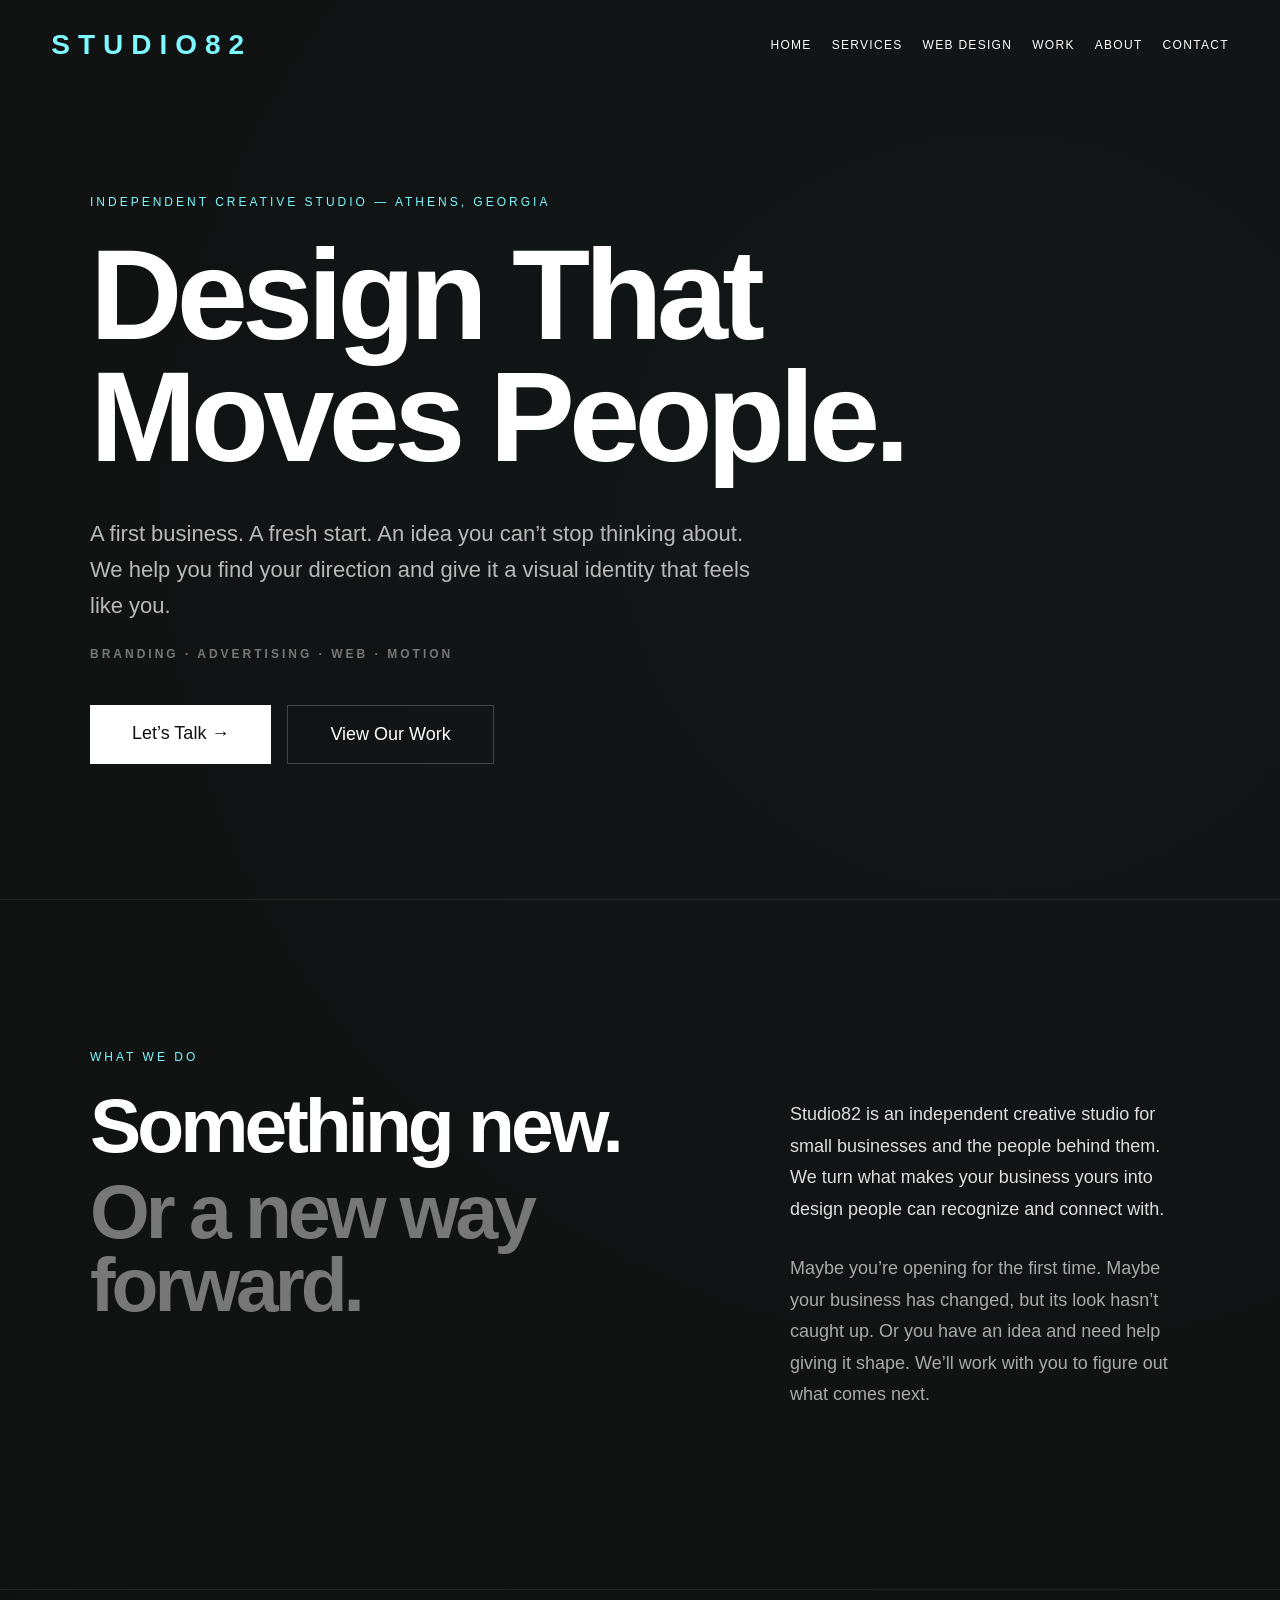
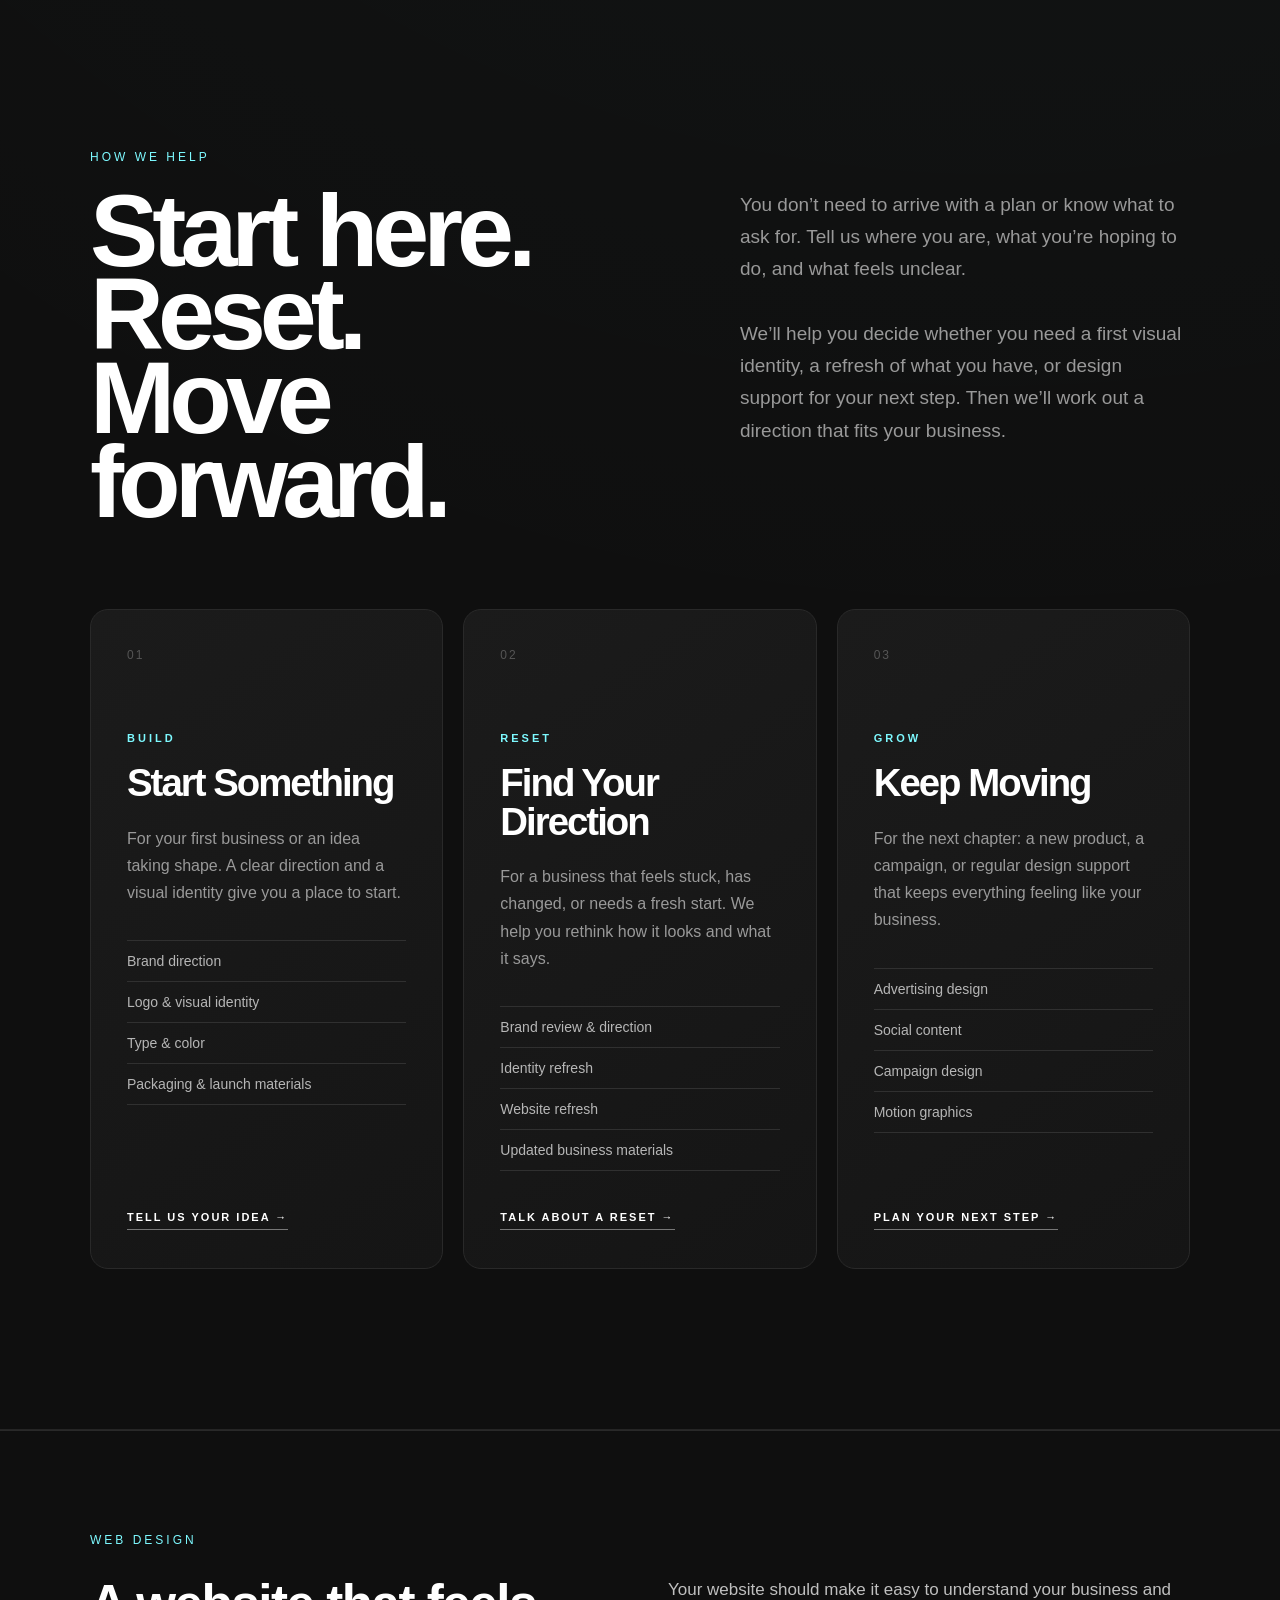
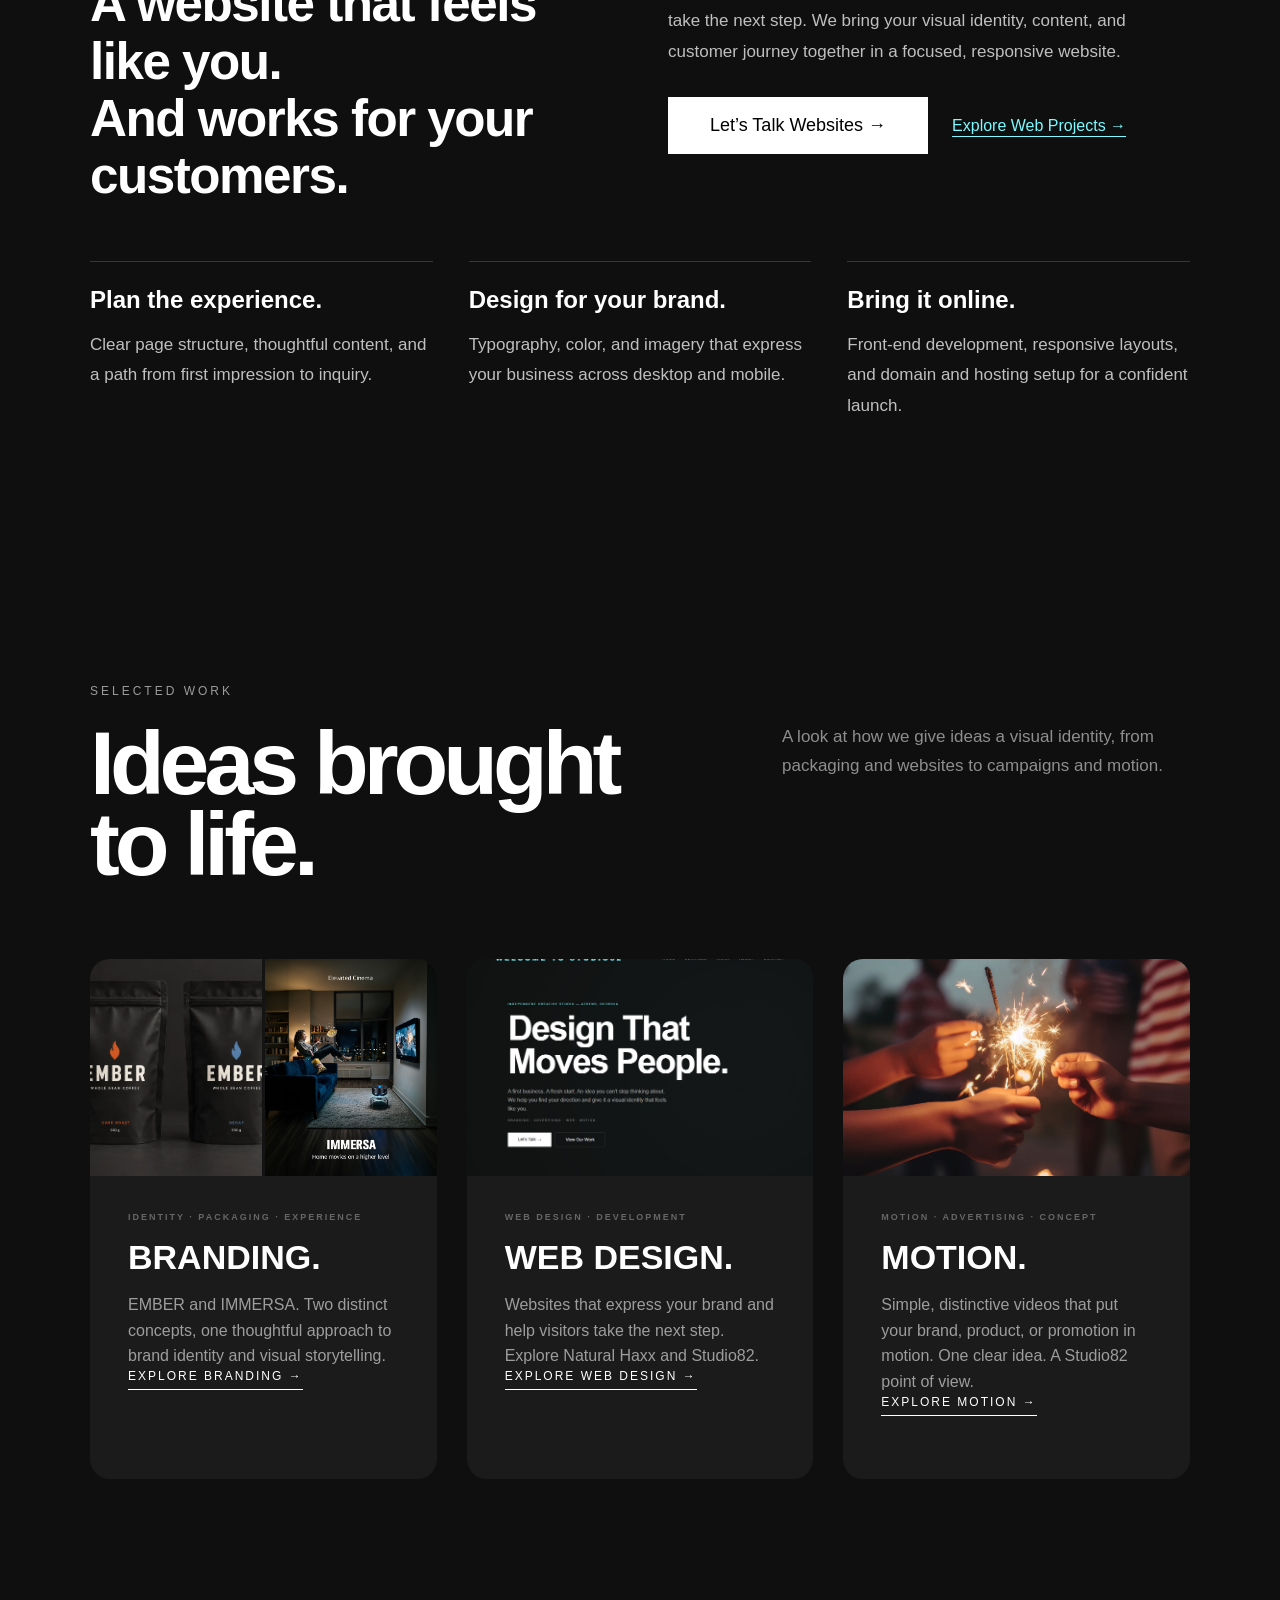
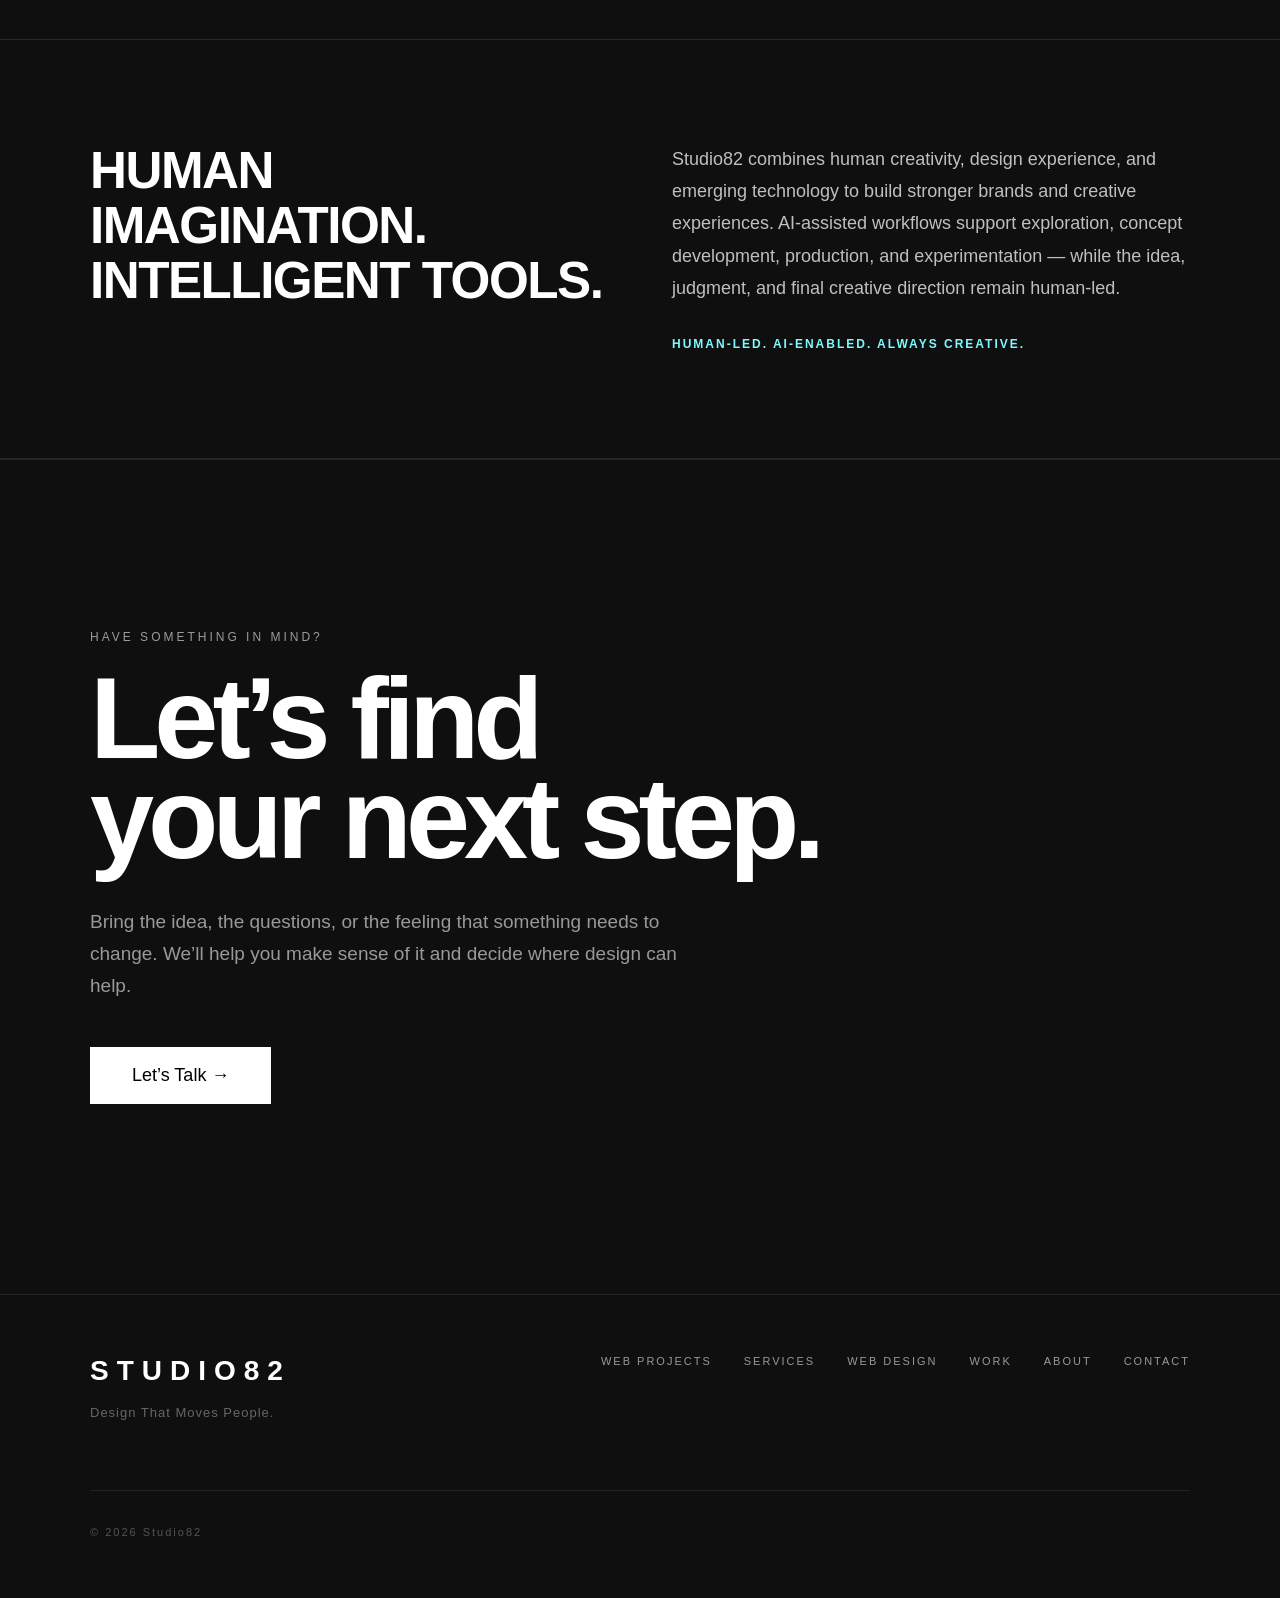
<file: index.html>
<!DOCTYPE html>
<html lang="en">


<head>

    <!-- =========================================
         BASIC WEBSITE SETTINGS
    ========================================== -->

    <meta charset="UTF-8">

    <meta
        name="viewport"
        content="width=device-width, initial-scale=1.0"
    >

    <title>Studio82 — Indie Creative Studio</title>

    <meta
        name="description"
        content="Studio82 is an independent creative studio in Athens, Georgia. Visual identity, websites, and design for small businesses starting out or finding a fresh direction."
    >

    <!-- THIS CONNECTS OUR CSS FILE -->
    <link rel="stylesheet" href="style.css?v=launch-20261016">

    <!-- AI POSITIONING: styles scoped to this section only. -->
    <style>
        .studio-ai { padding: clamp(64px, 8vw, 110px) 0; border-top: 1px solid #292929; border-bottom: 1px solid #292929; }
        .studio-ai .studio-ai-grid { display: grid; grid-template-columns: 1fr 1fr; gap: clamp(32px, 5vw, 72px); align-items: start; }
        .studio-ai h2 { margin: 0; max-width: 560px; font-size: clamp(32px, 4vw, 52px); line-height: 1.08; letter-spacing: -1.5px; }
        .studio-ai .studio-ai-copy { margin: 0; color: #bfbfbf; font-size: 18px; line-height: 1.8; }
        .studio-ai .studio-ai-signoff { margin: 30px 0 0; color: #7df9ff; font-size: 12px; font-weight: 700; line-height: 1.8; letter-spacing: 2px; }
        @media (max-width: 760px) { .studio-ai .studio-ai-grid { grid-template-columns: 1fr; } }
    </style>

    <link rel="stylesheet" href="natural-haxx.css">
<link rel="canonical" href="https://www.studio82.net/">
<meta property="og:type" content="website">
<meta property="og:site_name" content="Studio82">
<meta property="og:title" content="Studio82 — Indie Creative Studio">
<meta property="og:description" content="Studio82 is an independent creative studio in Athens, Georgia. Visual identity, websites, and design for small businesses starting out or finding a fresh direction.">
<meta property="og:url" content="https://www.studio82.net/">
<meta property="og:image" content="https://www.studio82.net/images/studio82-home.jpg">
<meta name="twitter:card" content="summary_large_image">
<link rel="stylesheet" href="launch.css?v=20261016">
<link rel="stylesheet" href="portfolio.css">
</head>



<body>
<a class="skip-link" href="#main-content">Skip to content</a>


    <!-- =========================================
         HEADER / NAVIGATION
    ========================================== -->

    <header>

        <!-- STUDIO82 LOGO -->

        <a href="index.html" class="logo">
            STUDIO82
        </a>


        <!-- WEBSITE MENU -->

        <nav aria-label="Main navigation">

            <a href="index.html">
                Home
            </a>

            <a href="#services">
                Services
            </a>
<a href="index.html#web-design">Web Design</a>

            <a href="#work">
                Work
            </a>

            <a href="about.html">
                About
            </a>

            <a href="contact.html">
                Contact
            </a>

        </nav>

    </header>



    <!-- =========================================
         MAIN WEBSITE CONTENT
    ========================================== -->

    <main id="main-content">


        <!-- =========================================
             HERO
        ========================================== -->

        <section class="hero">

            <div class="container">


                <!-- SMALL TEXT ABOVE HEADLINE -->

                <p class="eyebrow">
                    Independent Creative Studio — Athens, Georgia
                </p>






                <!-- MAIN HEADLINE -->

                <h1>
                    <span class="hero-headline-line">Design That</span>
                    <span class="hero-headline-line"><span class="hero-moves">Moves</span> People.</span>
                </h1>







                <!-- STUDIO POSITIONING -->

                <p class="hero-copy">

                    A first business. A fresh start. An idea you can’t stop thinking about. We help you find your direction and give it a visual identity that feels like you.

                </p>







                <!-- WHAT WE DO -->

                <p class="hero-services">

                    Branding · Advertising · Web · Motion

                </p>







                <!-- HERO BUTTONS -->

                <div class="hero-buttons">

                    <a
                        href="contact.html"
                        class="button"
                    >
                        Let’s Talk →
                    </a>


                    <a
                        href="#work"
                        class="button secondary"
                    >
                        View Our Work
                    </a>

                </div>

            </div>

        </section>






        <!-- =========================================
             INTRO / STUDIO MESSAGE
        ========================================== -->

        <section class="studio-intro">

            <div class="container">


                <p class="eyebrow">
                    What We Do
                </p>


                <div class="studio-intro-grid">


                    <h2>

                        Something new.

                        <span>
                            Or a new way forward.
                        </span>

                    </h2>


                    <div class="studio-intro-copy">

                        <p>

                            Studio82 is an independent creative studio for small businesses and the people behind them. We turn what makes your business yours into design people can recognize and connect with.

                        </p>


                        <p>

                            Maybe you’re opening for the first time. Maybe your business has changed, but its look hasn’t caught up. Or you have an idea and need help giving it shape. We’ll work with you to figure out what comes next.

                        </p>

                    </div>


                </div>

            </div>

        </section>







        <!-- =========================================
             SERVICES
             BUILD / RESET / GROW
        ========================================== -->

        <section
            class="services"
            id="services"
        >

            <div class="container">


                <p class="eyebrow">
                    How We Help
                </p>


                <div class="services-heading">

                    <h2>
                        Start here.<br> Reset.<br> Move forward.
                    </h2>

                    <p>

                        You don’t need to arrive with a plan or know what to ask for. Tell us where you are, what you’re hoping to do, and what feels unclear.<br><br>We’ll help you decide whether you need a first visual identity, a refresh of what you have, or design support for your next step. Then we’ll work out a direction that fits your business.

                    </p>

                </div>








                <!-- =====================================
                     SERVICE CARDS
                ====================================== -->

                <div class="service-grid">


                    <!-- BUILD -->

                    <article class="service-card">

                        <span class="service-number">
                            01
                        </span>


                        <p class="service-label">
                            BUILD</p>


                        <h3>
                            Start Something
                        </h3>


                        <p>

                            For your first business or an idea taking shape. A clear direction and a visual identity give you a place to start.

                        </p>


                        <ul>

                            <li>
                                Brand direction
                            </li>

                            <li>
                                Logo & visual identity
                            </li>

                            <li>
                                Type & color
                            </li>

                            <li>
                                Packaging & launch materials
                            </li>

                        </ul>


                        <a href="contact.html">
                            Tell Us Your Idea →
                        </a>

                    </article>










                    <!-- RESET -->

                    <article class="service-card">

                        <span class="service-number">
                            02
                        </span>


                        <p class="service-label">
                            RESET</p>


                        <h3>
                            Find Your Direction
                        </h3>


                        <p>

                            For a business that feels stuck, has changed, or needs a fresh start. We help you rethink how it looks and what it says.

                        </p>


                        <ul>

                            <li>
                                Brand review & direction</li>

                            <li>
                                Identity refresh</li>

                            <li>
                                Website refresh</li>

                            <li>
                                Updated business materials
                            </li>

                        </ul>


                        <a href="contact.html">
                            Talk About a Reset →
                        </a>

                    </article>











                    <!-- GROW -->

                    <article class="service-card">

                        <span class="service-number">
                            03
                        </span>


                        <p class="service-label">
                            GROW</p>


                        <h3>
                            Keep Moving
                        </h3>


                        <p>

                            For the next chapter: a new product, a campaign, or regular design support that keeps everything feeling like your business.

                        </p>


                        <ul>

                            <li>
                                Advertising design
                            </li>

                            <li>
                                Social content
                            </li>

                            <li>
                                Campaign design
                            </li>

                            <li>
                                Motion graphics
                            </li>

                        </ul>


                        <a href="contact.html">
                            Plan Your Next Step →
                        </a>

                    </article>


                </div>

            </div>

        </section>











        <section class="launch-web-design" id="web-design" aria-labelledby="web-design-title">
            <div class="container">
                <p class="eyebrow">WEB DESIGN</p>
                <div class="launch-web-intro">
                    <h2 id="web-design-title">A website that feels like you.<br>And works for your customers.</h2>
                    <div><p>Your website should make it easy to understand your business and take the next step. We bring your visual identity, content, and customer journey together in a focused, responsive website.</p>
                    <div class="launch-actions"><a class="button" href="contact.html">Let’s Talk Websites →</a><a href="web-design.html">Explore Web Projects →</a></div></div>
                </div>
                <div class="launch-web-services">
                    <article><h3>Plan the experience.</h3><p>Clear page structure, thoughtful content, and a path from first impression to inquiry.</p></article>
                    <article><h3>Design for your brand.</h3><p>Typography, color, and imagery that express your business across desktop and mobile.</p></article>
                    <article><h3>Bring it online.</h3><p>Front-end development, responsive layouts, and domain and hosting setup for a confident launch.</p></article>
                </div>
            </div>
        </section>

        <!-- =========================================
             FEATURED WORK
        ========================================== -->

        <section
            class="work"
            id="work"
        >

            <div class="container">


                <div class="work-heading">


                    <div>

                        <p class="eyebrow">
                            Selected Work
                        </p>


                        <h2>
                            Ideas brought to life.
                        </h2>

                    </div>


                    <p>

                        A look at how we give ideas a visual identity, from packaging and websites to campaigns and motion.

                    </p>


                </div>



                <!-- =========================================
                     PROJECT CARDS
                ========================================== -->

                <div class="projects portfolio-categories"><article class="card project-card" id="branding"><div class="project-card-image"><a href="branding.html" aria-label="Explore BRANDING."><span class="portfolio-pair"><img src="images/ember-packaging.webp" alt="EMBER coffee packaging"><img src="images/anti-gravity-cenima.png.jpg" alt="IMMERSA entertainment concept"></span></a></div><div class="project-card-content"><p class="project-type">IDENTITY · PACKAGING · EXPERIENCE</p><h3>BRANDING.</h3><p>EMBER and IMMERSA. Two distinct concepts, one thoughtful approach to brand identity and visual storytelling.</p><a class="project-card-link" href="branding.html">Explore Branding →</a></div></article><article class="card project-card" id="web-projects"><div class="project-card-image"><a href="web-design.html" aria-label="Explore WEB DESIGN."><img src="images/studio82-home.jpg" alt="Studio82 website design" loading="lazy"></a></div><div class="project-card-content"><p class="project-type">WEB DESIGN · DEVELOPMENT</p><h3>WEB DESIGN.</h3><p>Websites that express your brand and help visitors take the next step. Explore Natural Haxx and Studio82.</p><a class="project-card-link" href="web-design.html">Explore Web Design →</a></div></article><article class="card project-card" id="motion">
                        <div class="project-card-image"><a href="motion.html" aria-label="Explore Studio82 Motion"><img src="images/Future.webp" alt="Studio82 motion graphics and commercial concepts" loading="lazy"></a></div>
                        <div class="project-card-content">
                            <p class="project-type">MOTION · ADVERTISING · CONCEPT</p>
                            <h3>MOTION.</h3>
                            <p>Simple, distinctive videos that put your brand, product, or promotion in motion. One clear idea. A Studio82 point of view.</p>
                            <a href="motion.html" class="project-card-link">Explore Motion →</a>
                        </div>
                    </article></div></div></section>




        

        <!-- =========================================
             HUMAN-LED / AI-ENABLED
        ========================================== -->

        <section class="studio-ai" aria-labelledby="studio-ai-heading">
            <div class="container studio-ai-grid">
                <h2 id="studio-ai-heading">HUMAN IMAGINATION. INTELLIGENT TOOLS.</h2>
                <div>
                    <p class="studio-ai-copy">Studio82 combines human creativity, design experience, and emerging technology to build stronger brands and creative experiences. AI-assisted workflows support exploration, concept development, production, and experimentation — while the idea, judgment, and final creative direction remain human-led.</p>
                    <p class="studio-ai-signoff">HUMAN-LED. AI-ENABLED. ALWAYS CREATIVE.</p>
                </div>
            </div>
        </section>

        <!-- =========================================
             FINAL CALL TO ACTION
        ========================================== -->

        <section class="home-cta">

            <div class="container">


                <p class="eyebrow">
                    Have Something In Mind?
                </p>


                <h2>

                    Let’s find<br>your next step.

                </h2>


                <p>

                    Bring the idea, the questions, or the feeling that something needs to change. We’ll help you make sense of it and decide where design can help.

                </p>


                <a
                    href="contact.html"
                    class="button"
                >
                    Let’s Talk →
                </a>


            </div>

        </section>


    </main>



    <!-- =========================================
         FOOTER
    ========================================== -->

    <footer class="site-footer">

        <div class="container footer-layout">


            <div class="footer-brand">

                <a
                    href="index.html"
                    class="logo"
                >
                    STUDIO82
                </a>


                <p>
                    Design That Moves People.
                </p>

            </div>



            <div class="footer-links">
<a href="web-design.html">Web Projects</a>

                <a href="#services">
                    Services
                </a>
<a href="index.html#web-design">Web Design</a>

                <a href="#work">
                    Work
                </a>

                <a href="about.html">
                    About
                </a>

                <a href="contact.html">
                    Contact
                </a>

            </div>



            <p class="footer-copy">
                © 2026 Studio82
            </p>


        </div>

    </footer>



    <!-- =========================================
         JAVASCRIPT
    ========================================== -->

    <script src="script.js?v=launch-20261016"></script>


</body>

</html>
</file>
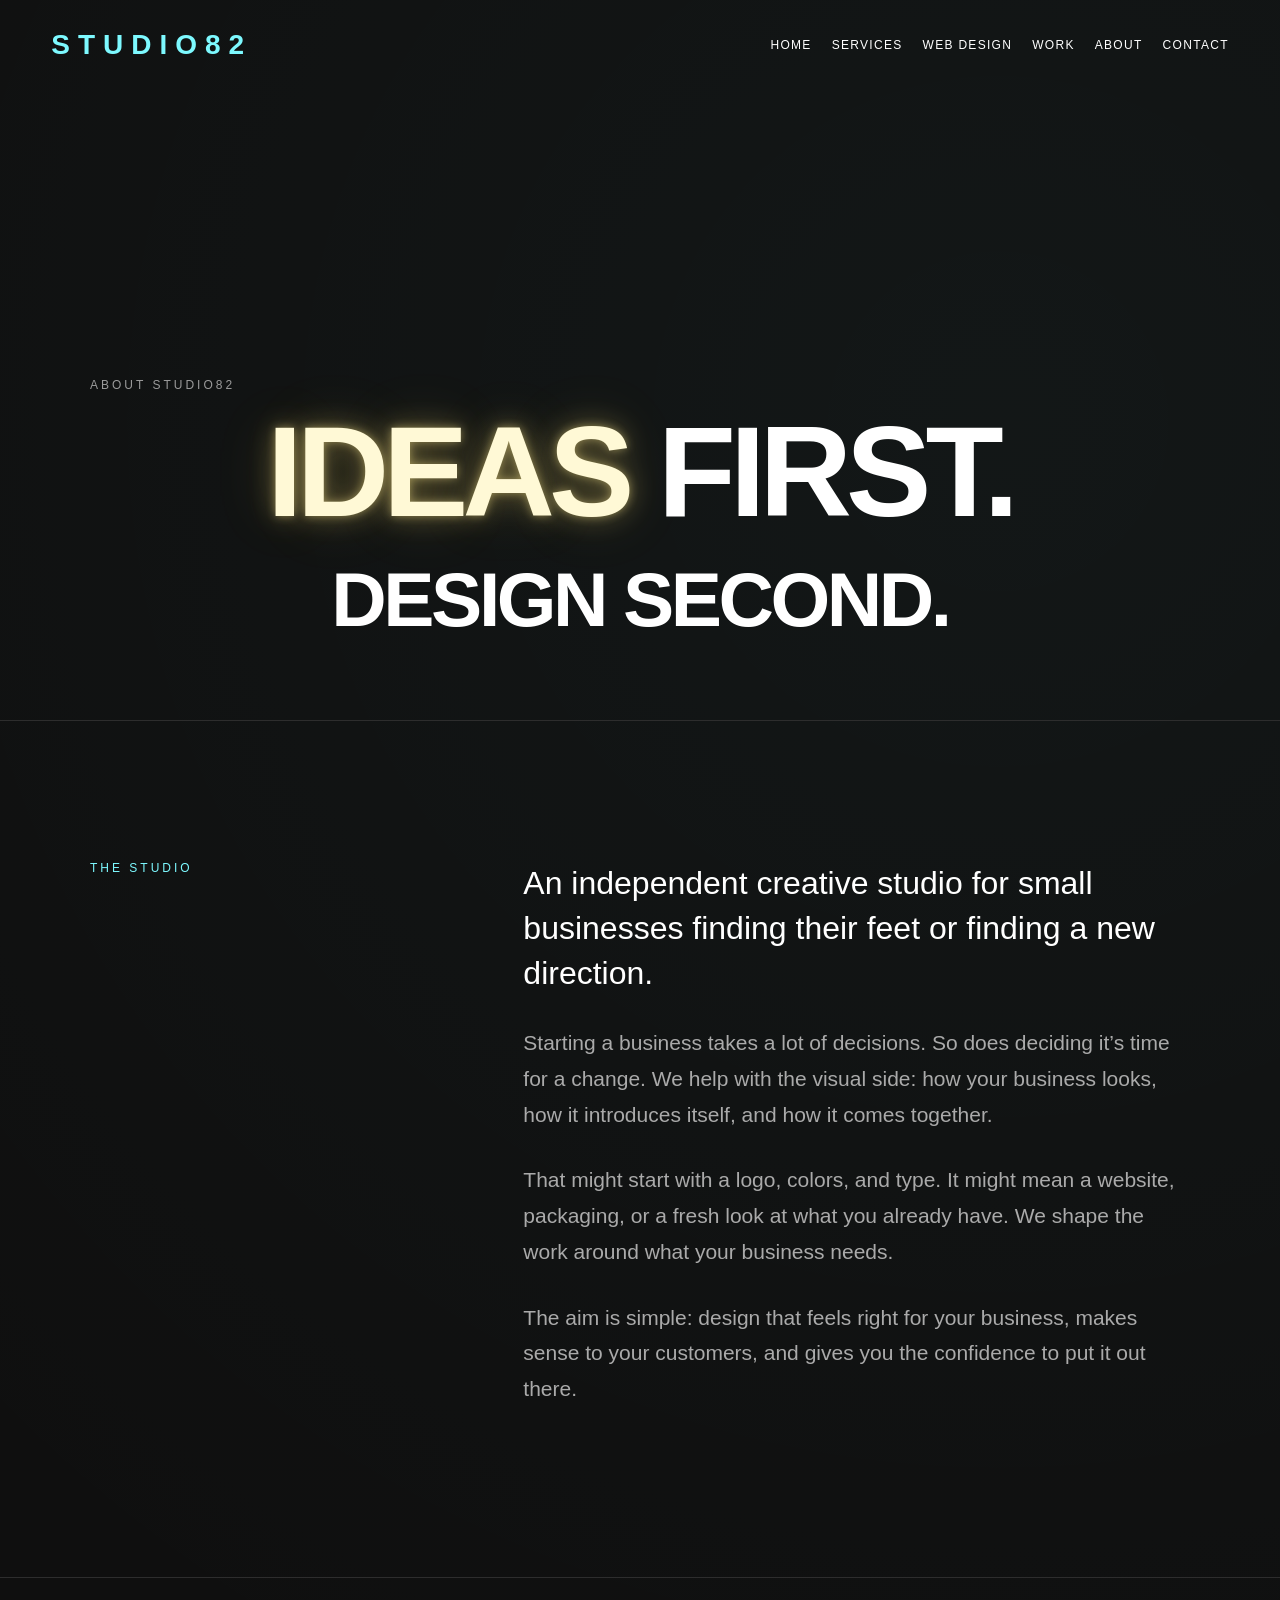
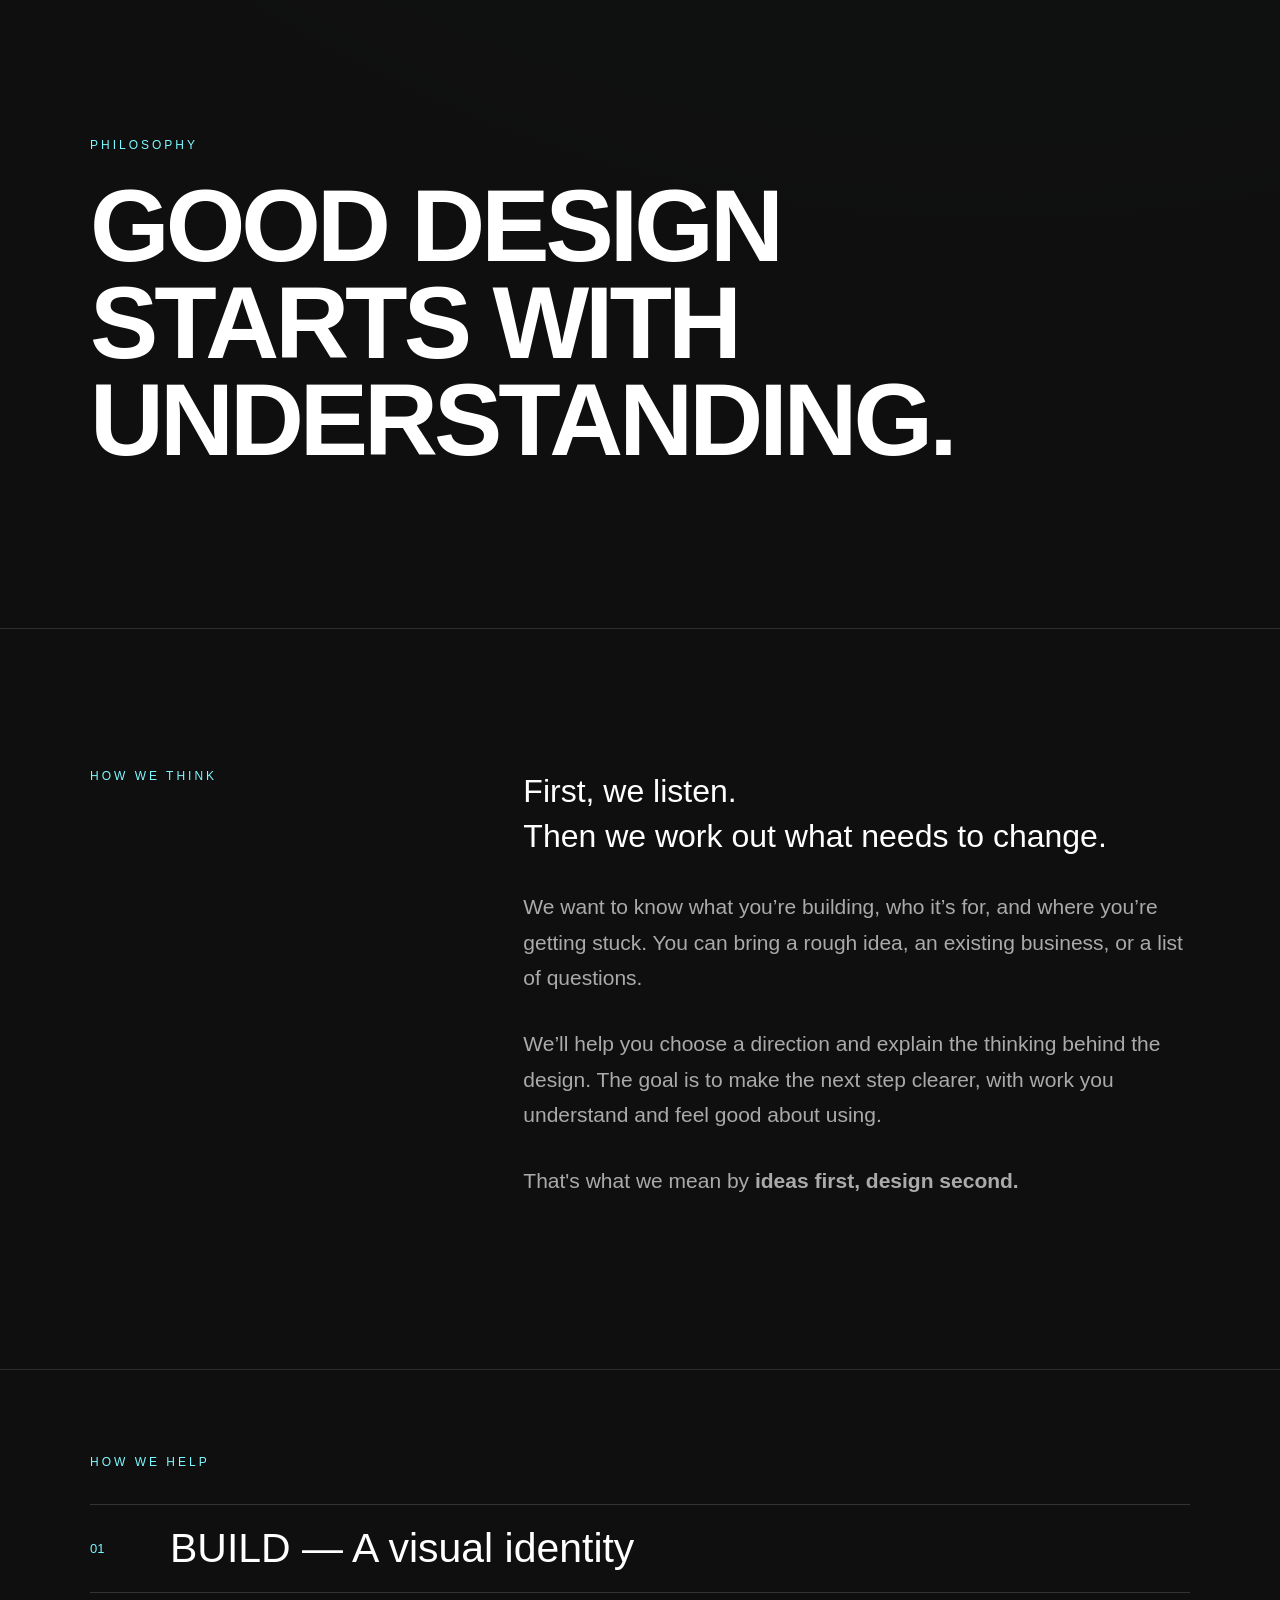
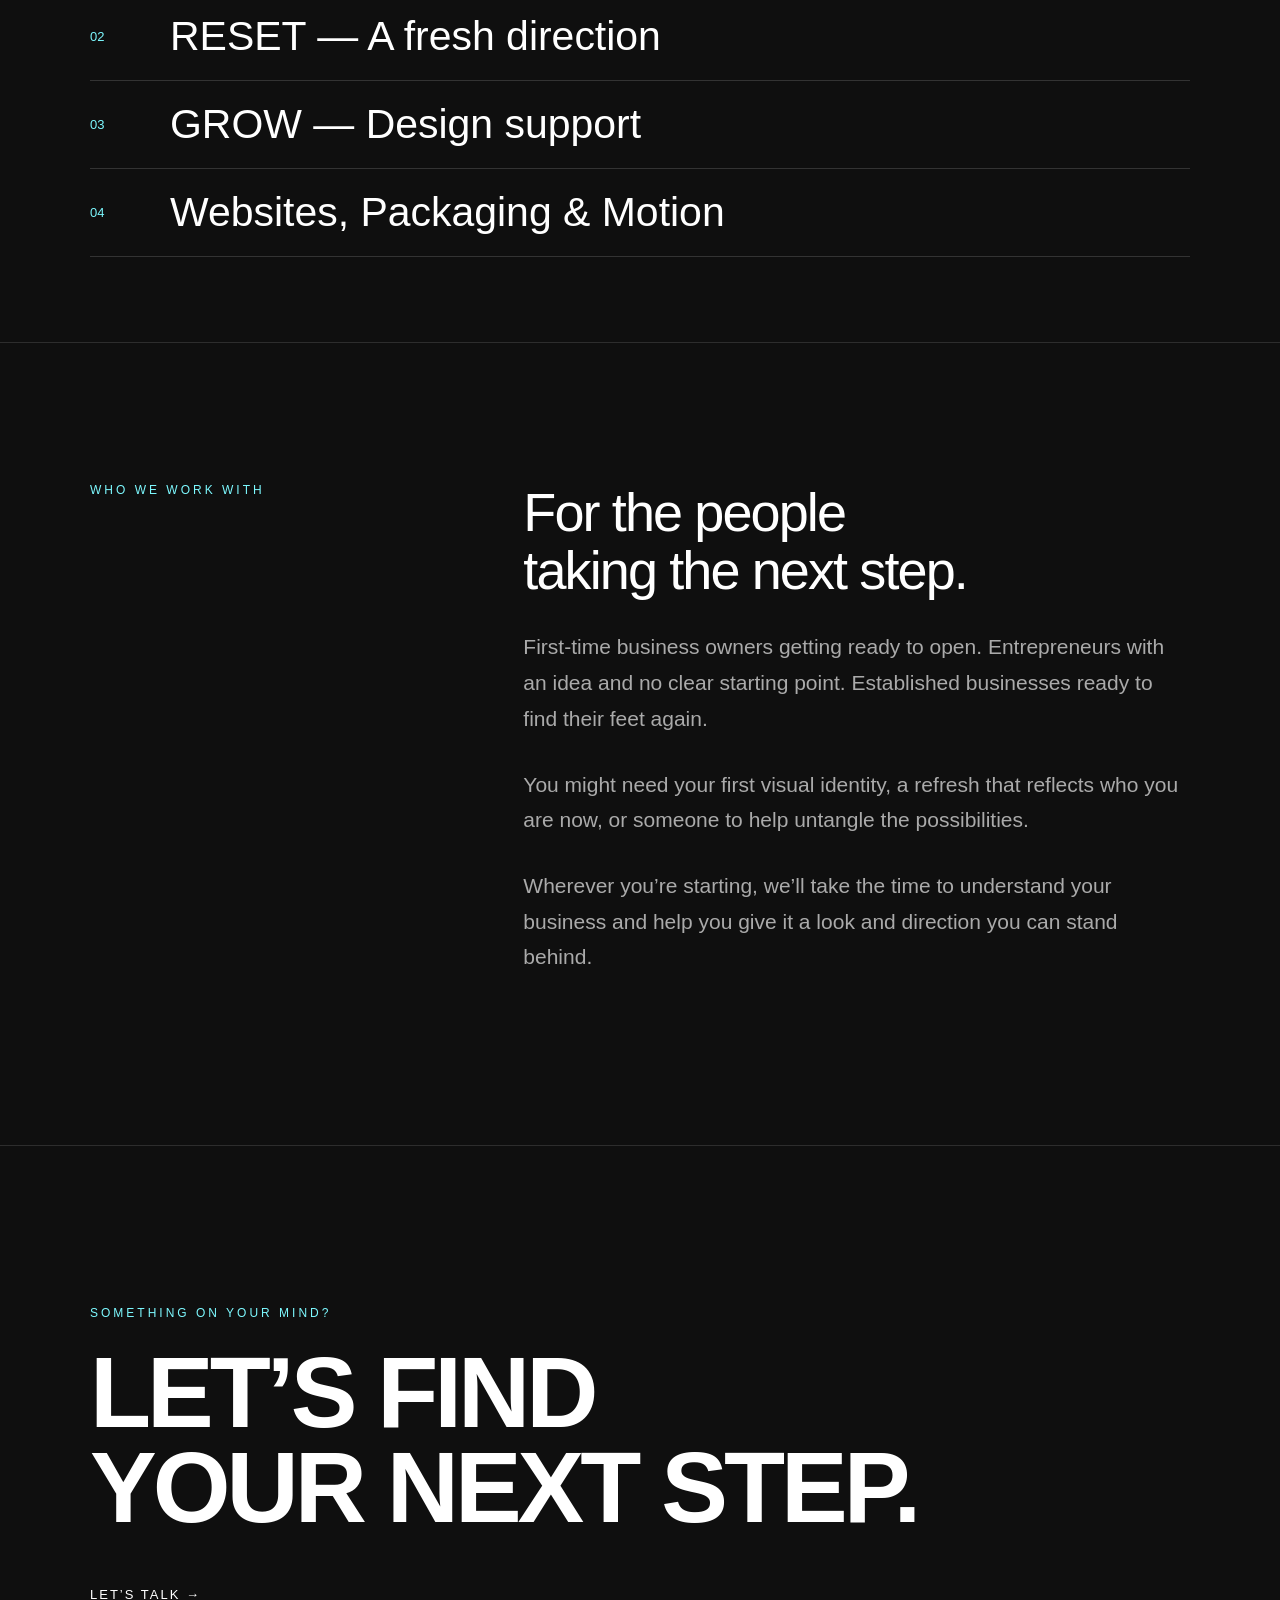
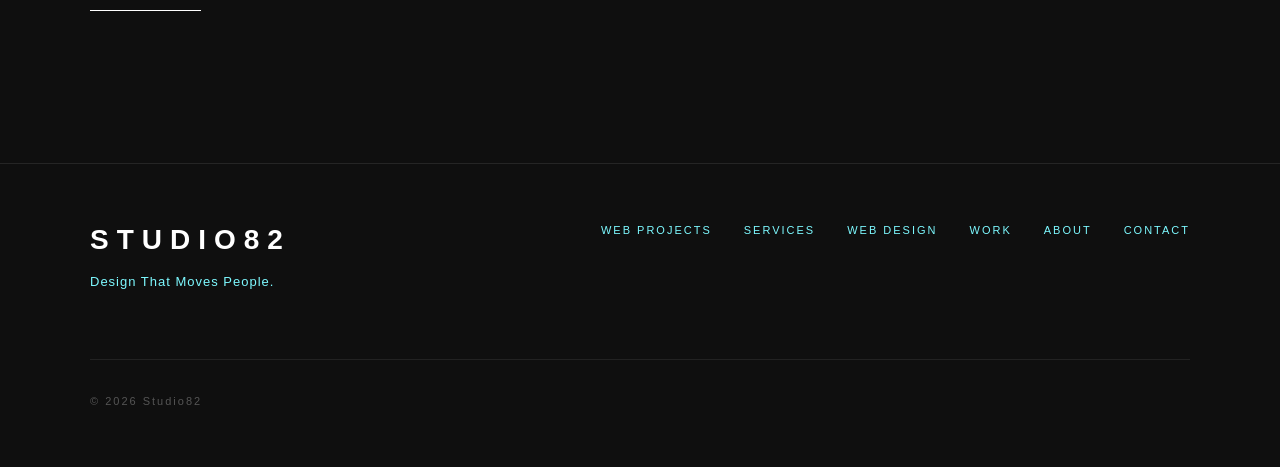
<file: about.html>
<!DOCTYPE html>
<html lang="en">

<head>

    <meta charset="UTF-8">

    <meta
        name="viewport"
        content="width=device-width, initial-scale=1.0"
    >

    <title>About Studio82</title>

    <meta
        name="description"
        content="Meet Studio82, an independent creative studio helping small businesses start out, find a fresh direction, and bring their ideas to life through design."
    >

    <link
        rel="stylesheet"
        href="style.css?v=launch-20261016"
    >

<link rel="canonical" href="https://www.studio82.net/about.html">
<meta property="og:type" content="website">
<meta property="og:site_name" content="Studio82">
<meta property="og:title" content="About Studio82">
<meta property="og:description" content="Meet Studio82, an independent creative studio helping small businesses start out, find a fresh direction, and bring their ideas to life through design.">
<meta property="og:url" content="https://www.studio82.net/about.html">
<meta property="og:image" content="https://www.studio82.net/images/studio82-home.jpg">
<meta name="twitter:card" content="summary_large_image">
<link rel="stylesheet" href="launch.css?v=20261016">
</head>


<body class="about-site-page">
<a class="skip-link" href="#main-content">Skip to content</a>


    <!-- ========================================
         HEADER
    ========================================= -->

    <header>

        <a
            href="index.html"
            class="logo"
        >
            STUDIO82
        </a>


        <nav aria-label="Main navigation">

            <a href="index.html">
                Home
            </a>

            <a href="index.html#services">
                Services
            </a>
<a href="index.html#web-design">Web Design</a>

            <a href="index.html#work">
                Work
            </a>

            <a href="about.html">
                About
            </a>

            <a href="contact.html">
                Contact
            </a>

        </nav>

    </header>



    <main id="main-content" class="about-page">


        <!-- ========================================
             ABOUT HERO
        ========================================= -->

        <section class="about-hero">

            <div class="container">

                <p class="eyebrow">
                    ABOUT STUDIO82
                </p>


                <h1>

                    <span class="ideas-glow">IDEAS</span> FIRST.<br>
                    <span class="design-second-line">DESIGN SECOND.</span>

                </h1>

            </div>

        </section>



        <!-- ========================================
             THE STUDIO
        ========================================= -->

        <section class="about-intro">

            <div class="container about-grid">


                <div class="about-label">

                    <p>
                        THE STUDIO
                    </p>

                </div>



                <div class="about-copy">


                    <p class="about-lead">

                        An independent creative studio for small businesses finding their feet or finding a new direction.

                    </p>


                    <p>

                        Starting a business takes a lot of decisions. So does deciding it’s time for a change. We help with the visual side: how your business looks, how it introduces itself, and how it comes together.

                    </p>


                    <p>

                        That might start with a logo, colors, and type. It might mean a website, packaging, or a fresh look at what you already have. We shape the work around what your business needs.

                    </p>


                    <p>

                        The aim is simple: design that feels right for your business, makes sense to your customers, and gives you the confidence to put it out there.

                    </p>


                </div>

            </div>

        </section>



        <!-- ========================================
             PHILOSOPHY
        ========================================= -->

        <section class="about-philosophy">

            <div class="container">


                <p class="eyebrow">
                    PHILOSOPHY
                </p>


                <h2>

                    GOOD DESIGN<br> STARTS WITH<br> UNDERSTANDING.

                </h2>


            </div>

        </section>



        <!-- ========================================
             HOW WE THINK
        ========================================= -->

        <section class="about-intro">

            <div class="container about-grid">


                <div class="about-label">

                    <p>
                        HOW WE THINK
                    </p>

                </div>


                <div class="about-copy">


                    <p class="about-lead">

                        First, we listen.<br>Then we work out what needs to change.

                    </p>


                    <p>

                        We want to know what you’re building, who it’s for, and where you’re getting stuck. You can bring a rough idea, an existing business, or a list of questions.

                    </p>


                    <p>

                        We’ll help you choose a direction and explain the thinking behind the design. The goal is to make the next step clearer, with work you understand and feel good about using.

                    </p>


                    <p>

                        That's what we mean by
                        <strong>ideas first, design second.</strong>

                    </p>


                </div>

            </div>

        </section>



        <!-- ========================================
             BUILD / RESET / GROW
        ========================================= -->

        <section class="about-services">

            <div class="container">


                <p class="eyebrow">
                    HOW WE HELP
                </p>


                <div class="service-list">


                    <div class="service-row">

                        <span>
                            01
                        </span>

                        <h3>
                            BUILD — A visual identity
                        </h3>

                    </div>


                    <div class="service-row">

                        <span>
                            02
                        </span>

                        <h3>
                            RESET — A fresh direction
                        </h3>

                    </div>


                    <div class="service-row">

                        <span>
                            03
                        </span>

                        <h3>
                            GROW — Design support
                        </h3>

                    </div>


                    <div class="service-row">

                        <span>
                            04
                        </span>

                        <h3>
                            Websites, Packaging & Motion
                        </h3>

                    </div>


                </div>

            </div>

        </section>



        <!-- ========================================
             WHO WE WORK WITH
        ========================================= -->

        <section class="about-intro">

            <div class="container about-grid">


                <div class="about-label">

                    <p>
                        WHO WE WORK WITH
                    </p>

                </div>


                <div class="about-copy">


                    <p class="about-lead about-audience-lead">

                        For the people taking the next step.

                    </p>


                    <p>

                        First-time business owners getting ready to open. Entrepreneurs with an idea and no clear starting point. Established businesses ready to find their feet again.

                    </p>


                    <p>

                        You might need your first visual identity, a refresh that reflects who you are now, or someone to help untangle the possibilities.

                    </p>


                    <p>

                        Wherever you’re starting, we’ll take the time to understand your business and help you give it a look and direction you can stand behind.

                    </p>


                </div>

            </div>

        </section>



        <!-- ========================================
             CONTACT CTA
        ========================================= -->

        <section class="about-contact">

            <div class="container">


                <p class="eyebrow">
                    SOMETHING ON YOUR MIND?
                </p>


                <h2>

                    LET’S FIND<br> YOUR NEXT STEP.

                </h2>


                <a
                    href="contact.html"
                    class="about-cta"
                >
                    LET’S TALK →
                </a>


            </div>

        </section>


    </main>



    <!-- ========================================
         FOOTER
    ========================================= -->

    <footer class="site-footer">

        <div class="container footer-layout">


            <div class="footer-brand">

                <a
                    href="index.html"
                    class="logo"
                >
                    STUDIO82
                </a>


                <p>
                    Design That Moves People.
                </p>

            </div>


            <div class="footer-links">
<a href="web-design.html">Web Projects</a>

                <a href="index.html#services">
                    Services
                </a>
<a href="index.html#web-design">Web Design</a>

                <a href="index.html#work">
                    Work
                </a>

                <a href="about.html">
                    About
                </a>

                <a href="contact.html">
                    Contact
                </a>

            </div>


            <p class="footer-copy">
                © 2026 Studio82
            </p>


        </div>

    </footer>



    <script src="script.js?v=launch-20261016"></script>


</body>

</html>
</file>
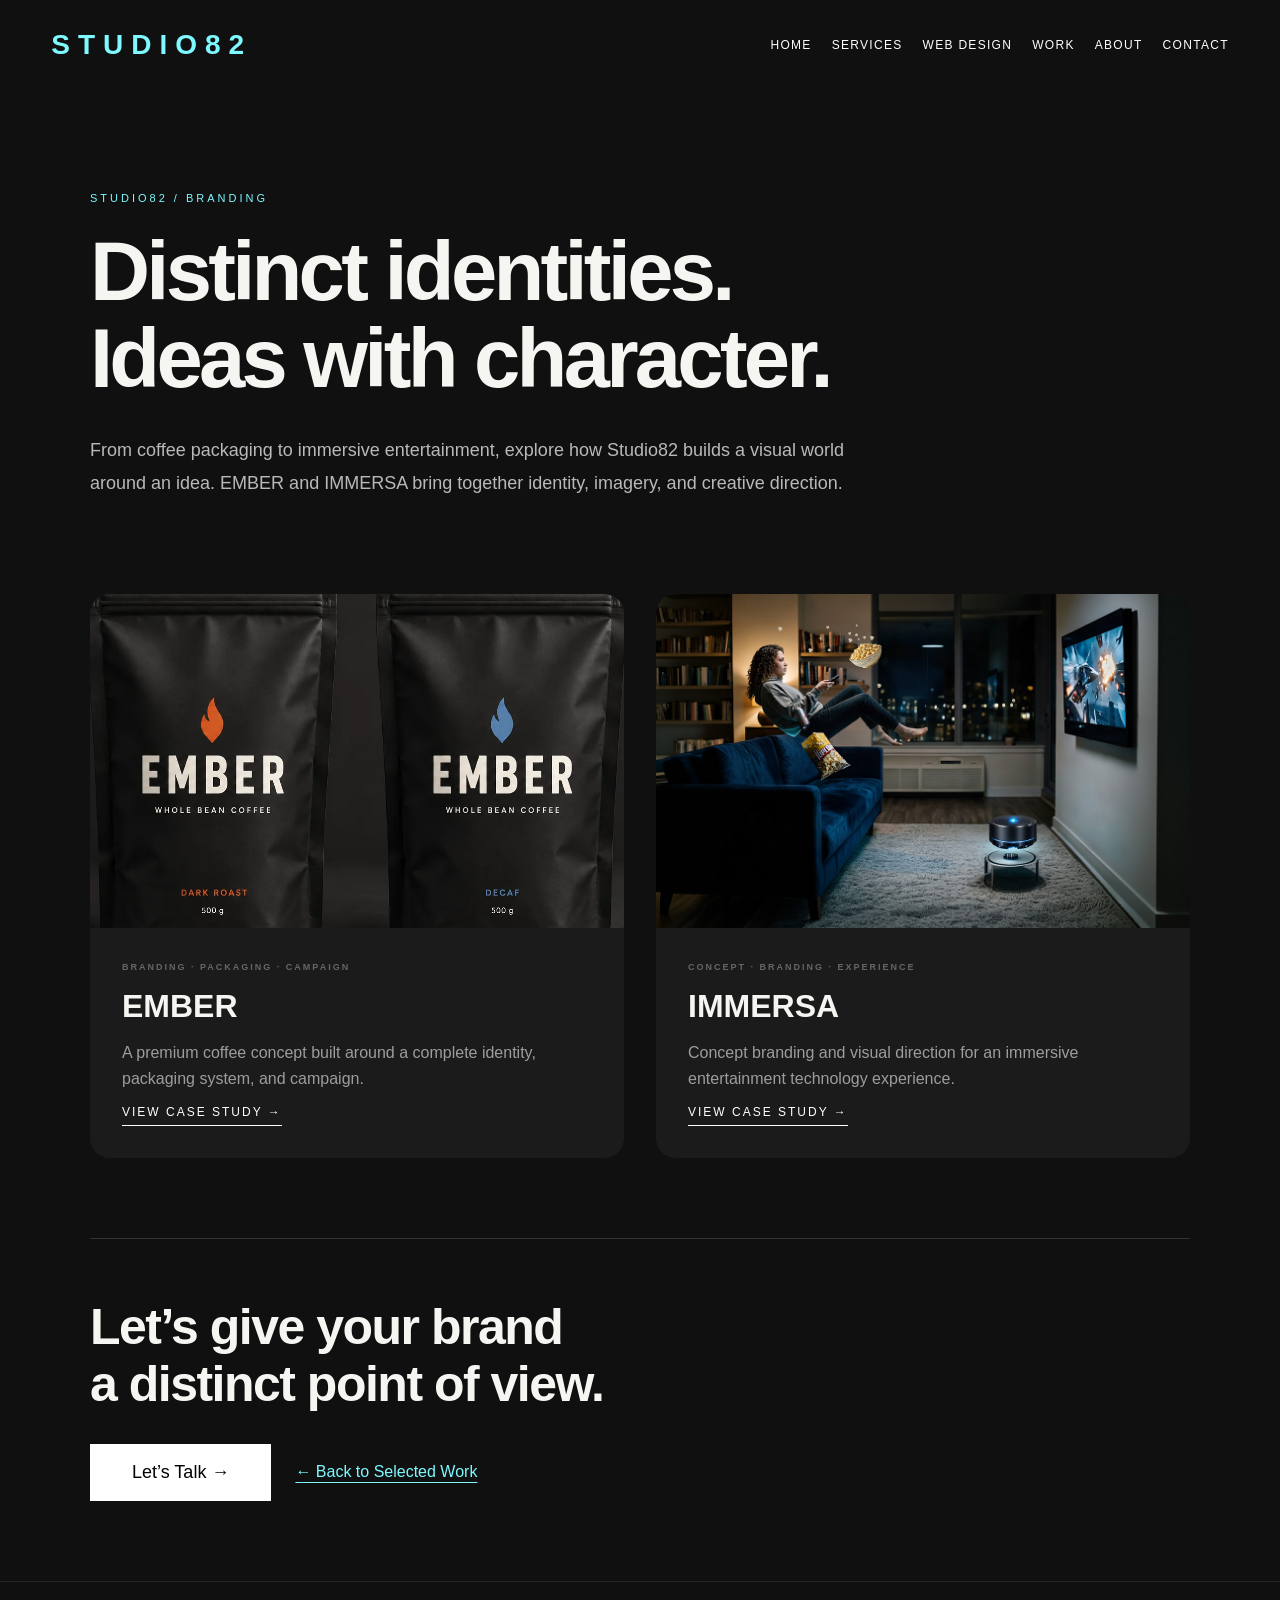
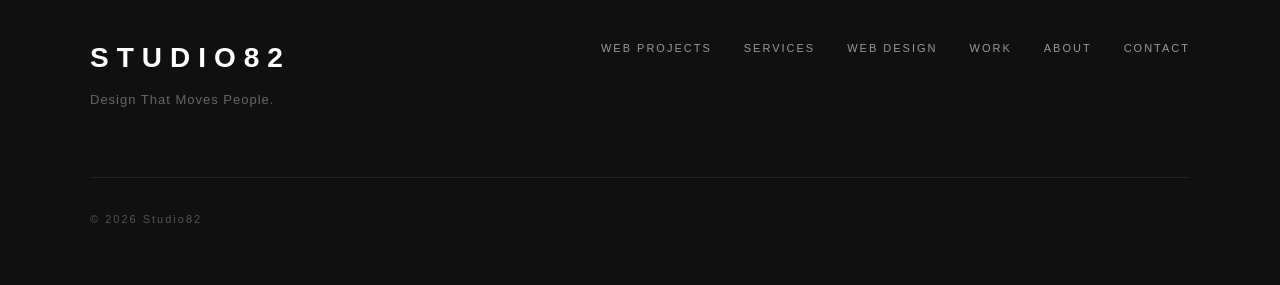
<file: branding.html>
<!DOCTYPE html><html lang="en"><head><meta charset="UTF-8"><meta name="viewport" content="width=device-width,initial-scale=1"><title>Branding | Studio82</title><meta name="description" content="From coffee packaging to immersive entertainment, explore how Studio82 builds a visual world around an idea. EMBER and IMMERSA bring together identity, imagery, and creative direction."><link rel="canonical" href="https://www.studio82.net/branding.html"><meta property="og:title" content="Branding | Studio82"><meta property="og:description" content="From coffee packaging to immersive entertainment, explore how Studio82 builds a visual world around an idea. EMBER and IMMERSA bring together identity, imagery, and creative direction."><meta property="og:type" content="website"><meta property="og:url" content="https://www.studio82.net/branding.html"><link rel="stylesheet" href="style.css?v=launch-20261016"><link rel="stylesheet" href="launch.css?v=20261016"><link rel="stylesheet" href="portfolio.css"></head><body class="portfolio-page"><a class="skip-link" href="#main-content">Skip to content</a><header>


        <a
            href="index.html"
            class="logo"
        >
            STUDIO82
        </a>


        <nav aria-label="Main navigation">

            <a href="index.html">
                Home
            </a>

            <a href="index.html#services">
                Services
            </a>
<a href="index.html#web-design">Web Design</a>

            <a href="index.html#work">
                Work
            </a>

            <a href="about.html">
                About
            </a>

            <a href="contact.html">
                Contact
            </a>

        </nav>


    </header>
<main id="main-content"><section class="portfolio-intro container"><p class="eyebrow">STUDIO82 / BRANDING</p><h1>Distinct identities.<br>Ideas with character.</h1><p class="portfolio-deck">From coffee packaging to immersive entertainment, explore how Studio82 builds a visual world around an idea. EMBER and IMMERSA bring together identity, imagery, and creative direction.</p></section><section class="portfolio-collection container" aria-label="Branding projects"><div class="projects portfolio-projects"><article class="card project-card">


                        <div
                            class="project-card-image ember-card-image"
                        >

                            <a href="ember.html">

                                <img
                                    src="images/ember-packaging.webp"
                                    alt="EMBER Coffee brand identity project"
                                >

                            </a>

                        </div>



                        <div class="project-card-content">

                            <p class="project-type">
                                BRANDING · PACKAGING · CAMPAIGN
                            </p>


                            <h3>
                                EMBER
                            </h3>


                            <p>

                                A premium coffee concept built
                                around a complete identity,
                                packaging system, and campaign.

                            </p>


                            <a
                                href="ember.html"
                                class="project-card-link"
                            >
                                View Case Study →
                            </a>

                        </div>

                    </article><article class="card project-card">


                        <div class="project-card-image">

                            <a href="immersa.html"><img
                                src="images/anti-gravity-cenima.png.jpg"
                                alt="Immersa immersive technology branding project"
                            ></a>

                        </div>


                        <div class="project-card-content">

                            <p class="project-type">
                                CONCEPT · BRANDING · EXPERIENCE
                            </p>


                            <h3>
                                IMMERSA
                            </h3>


                            <p>

                                Concept branding and visual direction
                                for an immersive entertainment
                                technology experience.

                            </p>
                            <a href="immersa.html" class="project-card-link">View Case Study →</a>

                        </div>

                    </article></div></section><section class="portfolio-cta container"><h2>Let’s give your brand<br>a distinct point of view.</h2><div class="launch-actions"><a class="button" href="contact.html">Let’s Talk →</a><a href="index.html#work">← Back to Selected Work</a></div></section></main>    <footer class="site-footer">

        <div class="container footer-layout">


            <div class="footer-brand">


                <a
                    href="index.html"
                    class="logo"
                >
                    STUDIO82
                </a>


                <p>
                    Design That Moves People.
                </p>


            </div>



            <div class="footer-links">
<a href="web-design.html">Web Projects</a>


                <a href="index.html#services">
                    Services
                </a>
<a href="index.html#web-design">Web Design</a>


                <a href="index.html#work">
                    Work
                </a>


                <a href="about.html">
                    About
                </a>


                <a href="contact.html">
                    Contact
                </a>


            </div>



            <p class="footer-copy">
                © 2026 Studio82
            </p>


        </div>

    </footer>
<script src="script.js?v=launch-20261016"></script></body></html>
</file>
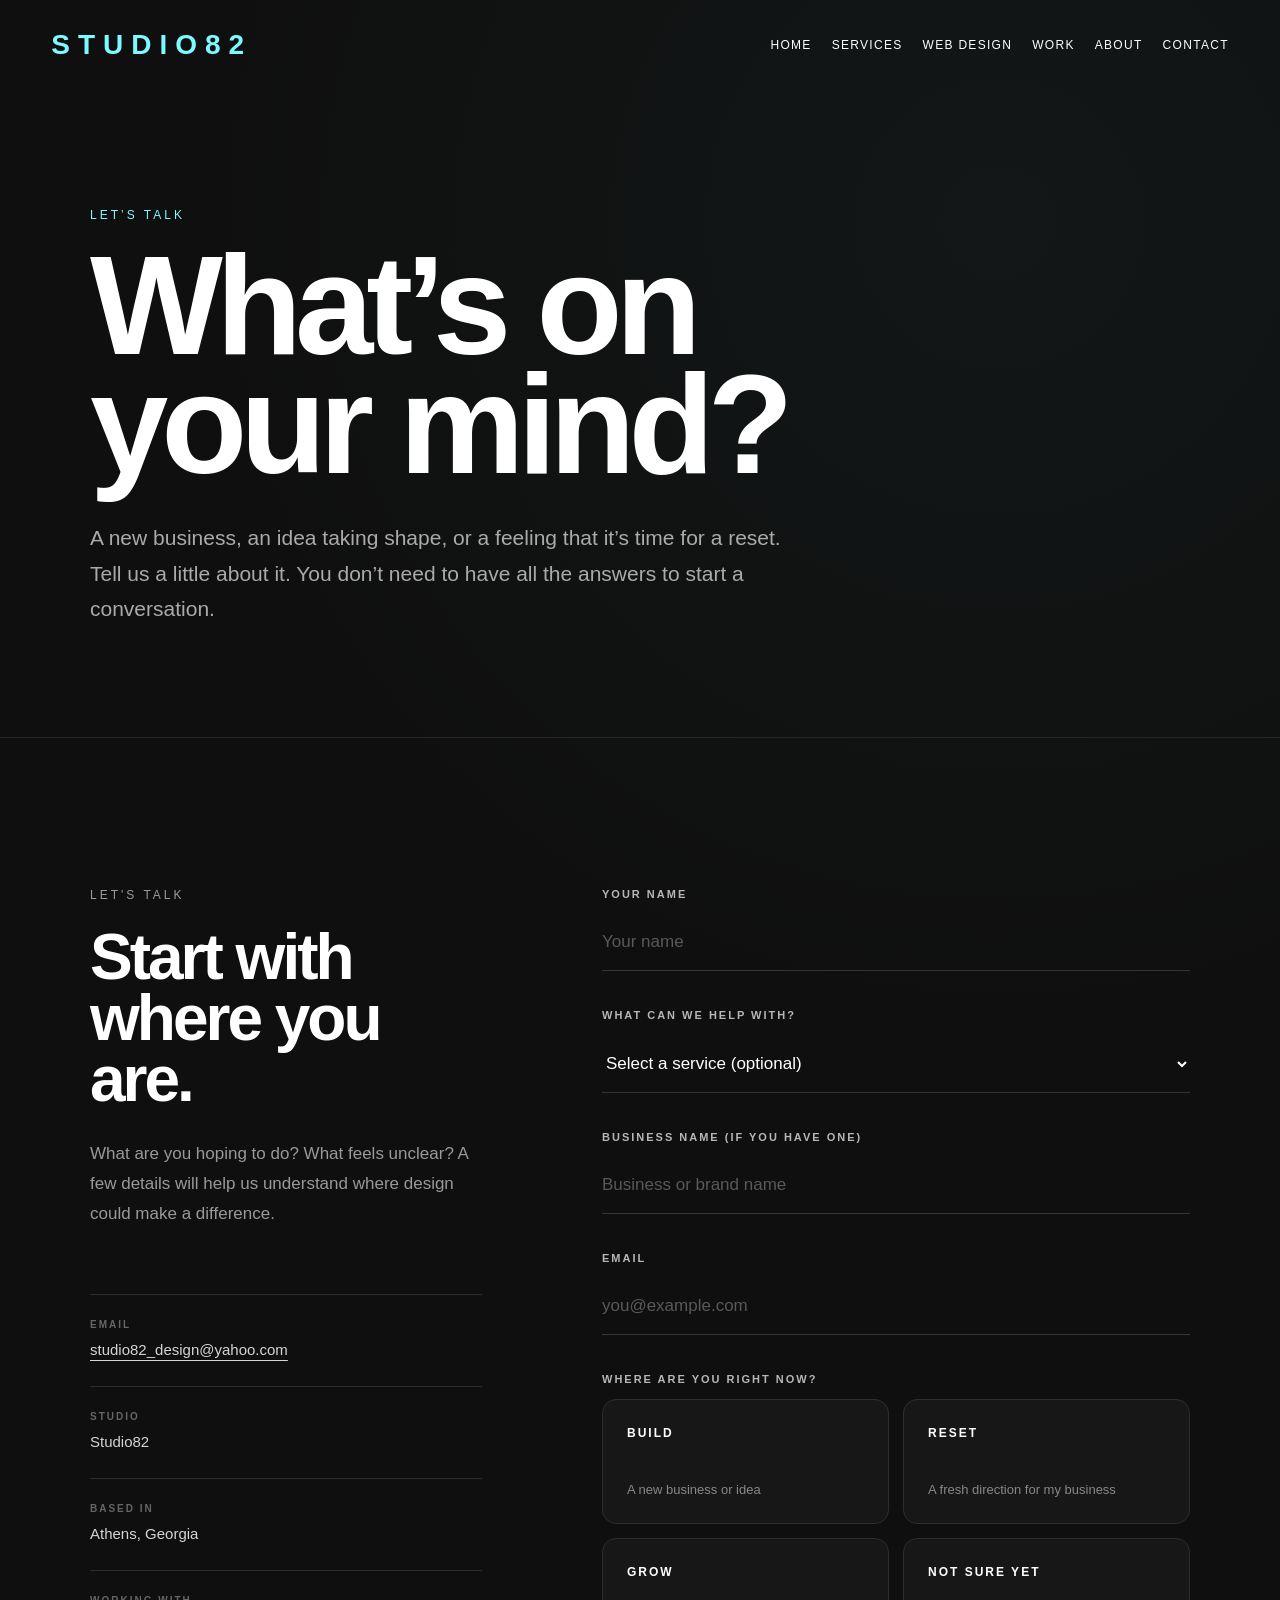
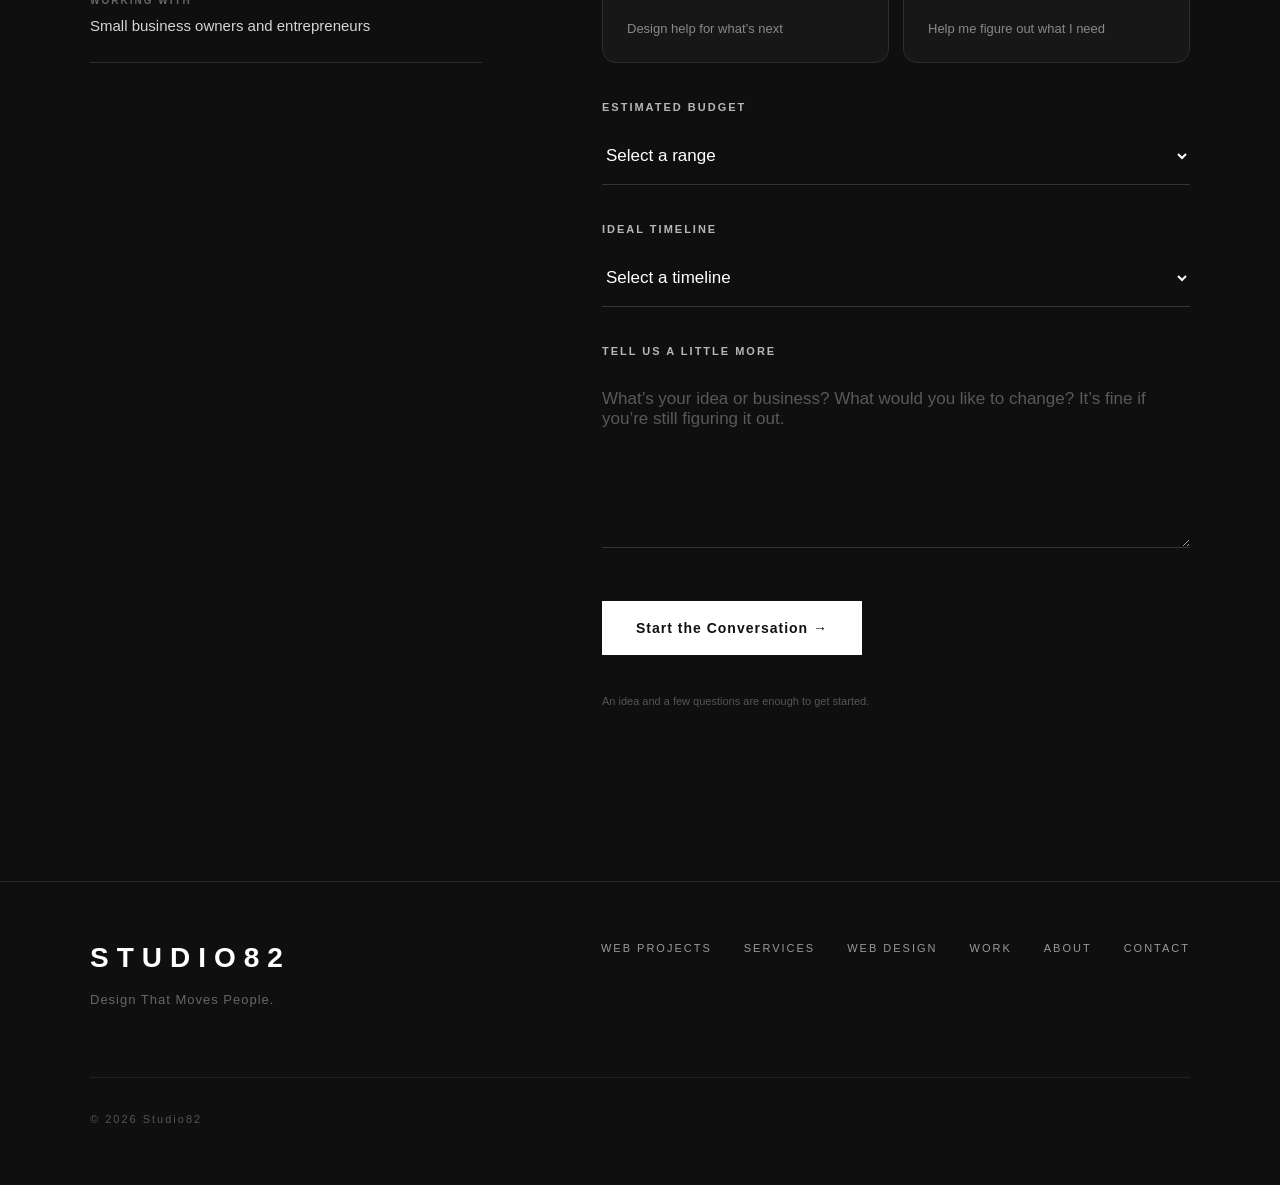
<file: contact.html>
<!DOCTYPE html>
<html lang="en">

<head>

    <!-- =========================================
         BASIC PAGE SETTINGS
    ========================================== -->

    <meta charset="UTF-8">

    <meta
        name="viewport"
        content="width=device-width, initial-scale=1.0"
    >

    <title>Let’s Talk — Studio82</title>

    <meta
        name="description"
        content="Starting a business, rethinking your identity, or exploring an idea? Tell Studio82 where you are and what you need help with."
    >

    <link rel="stylesheet" href="style.css?v=launch-20261016">

<link rel="canonical" href="https://www.studio82.net/contact.html">
<meta property="og:type" content="website">
<meta property="og:site_name" content="Studio82">
<meta property="og:title" content="Let’s Talk — Studio82">
<meta property="og:description" content="Starting a business, rethinking your identity, or exploring an idea? Tell Studio82 where you are and what you need help with.">
<meta property="og:url" content="https://www.studio82.net/contact.html">
<meta property="og:image" content="https://www.studio82.net/images/studio82-home.jpg">
<meta name="twitter:card" content="summary_large_image">
<link rel="stylesheet" href="launch.css?v=20261016">
</head>


<body>
<a class="skip-link" href="#main-content">Skip to content</a>


    <!-- =========================================
         HEADER
    ========================================== -->

    <header>

        <a href="index.html" class="logo">
            STUDIO82
        </a>


        <nav aria-label="Main navigation">

            <a href="index.html">
                Home
            </a>

            <a href="index.html#services">
                Services
            </a>
<a href="index.html#web-design">Web Design</a>

            <a href="index.html#work">
                Work
            </a>

            <a href="about.html">
                About
            </a>

            <a href="contact.html">
                Contact
            </a>

        </nav>

    </header>



    <!-- =========================================
         CONTACT PAGE
    ========================================== -->

    <main id="main-content" class="contact-page">


        <!-- =========================================
             CONTACT HERO
        ========================================== -->

        <section class="contact-hero">

            <div class="container">


                <p class="eyebrow">
                    Let’s Talk
                </p>


                <h1>

                    What’s on<br> your mind?

                </h1>


                <p class="contact-intro">

                    A new business, an idea taking shape, or a feeling that it’s time for a reset. Tell us a little about it. You don’t need to have all the answers to start a conversation.

                </p>


            </div>

        </section>



        <!-- =========================================
             PROJECT INQUIRY FORM
        ========================================== -->

        <section class="contact-form-section">

            <div class="container">


                <div class="contact-grid">


                    <!-- =====================================
                         LEFT SIDE
                    ====================================== -->

                    <div class="contact-side">


                        <p class="eyebrow">
                            Let's Talk
                        </p>


                        <h2>

                            Start with where you are.

                        </h2>


                        <p>

                            What are you hoping to do? What feels unclear? A few details will help us understand where design could make a difference.

                        </p>


                        <div class="contact-details"><div><span>EMAIL</span><p><a href="mailto:studio82_design@yahoo.com">studio82_design@yahoo.com</a></p></div>


                            <div>

                                <span>
                                    STUDIO
                                </span>

                                <p>
                                    Studio82
                                </p>

                            </div>


                            <div>

                                <span>
                                    BASED IN
                                </span>

                                <p>
                                    Athens, Georgia
                                </p>

                            </div>


                            <div>

                                <span>
                                    WORKING WITH
                                </span>

                                <p>
                                    Small business owners and entrepreneurs
                                </p>

                            </div>


                        </div>

                    </div>



                    <!-- =====================================
                         RIGHT SIDE — FORM
                    ====================================== -->

                    <form
                        class="project-form"
                        action="https://formspree.io/f/xppzeeva"
                        method="post"
                    >


                        <div class="launch-honeypot" aria-hidden="true"><label>Leave this field empty<input type="text" name="_gotcha" tabindex="-1" autocomplete="off"></label></div>
<!-- NAME -->

                        <div class="form-group">

                            <label for="name">
                                Your Name
                            </label>

                            <input
                                type="text"
                                id="name" autocomplete="name"
                                name="name"
                                placeholder="Your name"
                                required
                            >

                        </div>



                        <div class="form-group"><label for="service">What can we help with?</label><select id="service" name="service"><option value="">Select a service (optional)</option>Web design and development</option><option>Brand identity</option><option>Packaging and launch materials</option><option>Advertising and ongoing design</option><option>Not sure yet</option></select></div>
<!-- BUSINESS -->

                        <div class="form-group">

                            <label for="business">
                                Business Name (if you have one)
                            </label>

                            <input
                                type="text"
                                id="business" autocomplete="organization"
                                name="business"
                                placeholder="Business or brand name"
                            >

                        </div>



                        <!-- EMAIL -->

                        <div class="form-group">

                            <label for="email">
                                Email
                            </label>

                            <input
                                type="email"
                                id="email" autocomplete="email"
                                name="email"
                                placeholder="you@example.com"
                                required
                            >

                        </div>



                        <!-- =================================
                             PROJECT TYPE
                        ================================== -->

                        <div class="form-group">

                            <label>
                                Where are you right now?
                            </label>


                            <div class="project-options">


                                <label class="project-option">

                                    <input
                                        type="radio"
                                        name="project-type"
                                        value="build"
                                    >

                                    <span>

                                        <strong>
                                            BUILD</strong>

                                        A new business or idea

                                    </span>

                                </label>



                                <label class="project-option">

                                    <input
                                        type="radio"
                                        name="project-type"
                                        value="reset"
                                    >

                                    <span>

                                        <strong>
                                            RESET</strong>

                                        A fresh direction for my business

                                    </span>

                                </label>



                                <label class="project-option">

                                    <input
                                        type="radio"
                                        name="project-type"
                                        value="grow"
                                    >

                                    <span>

                                        <strong>
                                            GROW</strong>

                                        Design help for what’s next

                                    </span>

                                </label>



                                <label class="project-option">

                                    <input
                                        type="radio"
                                        name="project-type"
                                        value="not-sure"
                                    >

                                    <span>

                                        <strong>
                                            NOT SURE YET
                                        </strong>

                                        Help me figure
                                        out what I need

                                    </span>

                                </label>


                            </div>

                        </div>



                        <!-- =================================
                             BUDGET
                        ================================== -->

                        <div class="form-group">

                            <label for="budget">
                                Estimated Budget
                            </label>


                            <select
                                id="budget"
                                name="budget"
                            >

                                <option value="">
                                    Select a range
                                </option>

                                <option value="under-500">
                                    Under $500
                                </option>

                                <option value="500-1000">
                                    $500 — $1,000
                                </option>

                                <option value="1000-2500">
                                    $1,000 — $2,500
                                </option>

                                <option value="2500-5000">
                                    $2,500 — $5,000
                                </option>

                                <option value="5000-plus">
                                    $5,000+
                                </option>

                                <option value="not-sure">
                                    Not sure yet
                                </option>

                            </select>

                        </div>



                        <!-- =================================
                             TIMELINE
                        ================================== -->

                        <div class="form-group">

                            <label for="timeline">
                                Ideal Timeline
                            </label>


                            <select
                                id="timeline"
                                name="timeline"
                            >

                                <option value="">
                                    Select a timeline
                                </option>

                                <option value="asap">
                                    As soon as possible
                                </option>

                                <option value="2-4-weeks">
                                    2 — 4 weeks
                                </option>

                                <option value="1-2-months">
                                    1 — 2 months
                                </option>

                                <option value="3-plus-months">
                                    3+ months
                                </option>

                                <option value="flexible">
                                    Flexible
                                </option>

                            </select>

                        </div>



                        <!-- =================================
                             PROJECT DETAILS
                        ================================== -->

                        <div class="form-group">

                            <label for="message">
                                Tell Us a Little More
                            </label>


                            <textarea
                                id="message"
                                name="message"
                                rows="7"
                                placeholder="What’s your idea or business? What would you like to change? It’s fine if you’re still figuring it out."
                                required
                            ></textarea>

                        </div>



                        <!-- =================================
                             SUBMIT
                        ================================== -->



                        <input
                             type="hidden"
                             name="_subject"
                             value="New Studio82 Project Inquiry"
>
                        <button
                            type="submit"
                            class="contact-submit"
                        >

                            Start the Conversation →

                        </button>


                        <p class="form-error" role="alert" tabindex="-1" hidden></p>
                        <p class="form-note">

                            An idea and a few questions are enough to get started.

                        </p>


                    </form>


                </div>

            </div>

        </section>



        <section class="contact-success" hidden aria-labelledby="success-title">
            <div class="container">
                <p class="eyebrow">MESSAGE RECEIVED</p>
                <h1 id="success-title" tabindex="-1">You’ve taken<br>the first step.</h1>
                <p class="success-copy">Thanks for telling us a little about what you have in mind. We’ll read your message and get back to you soon.</p>
                <div class="success-links">
                    <a class="button" href="index.html#work">Explore Our Work →</a>
                    <a class="success-home" href="index.html">Back to Home</a>
                </div>
            </div>
        </section>

    </main>



    <!-- =========================================
         FOOTER
    ========================================== -->

    <footer class="site-footer">

        <div class="container footer-layout">


            <div class="footer-brand">

                <a
                    href="index.html"
                    class="logo"
                >
                    STUDIO82
                </a>


                <p>
                    Design That Moves People.
                </p>

            </div>



            <div class="footer-links">
<a href="web-design.html">Web Projects</a>

                <a href="index.html#services">
                    Services
                </a>
<a href="index.html#web-design">Web Design</a>

                <a href="index.html#work">
                    Work
                </a>

                <a href="about.html">
                    About
                </a>

                <a href="contact.html">
                    Contact
                </a>

            </div>



            <p class="footer-copy">
                © 2026 Studio82
            </p>


        </div>

    </footer>



    <script src="script.js?v=launch-20261016"></script>

</body>

</html>
</file>
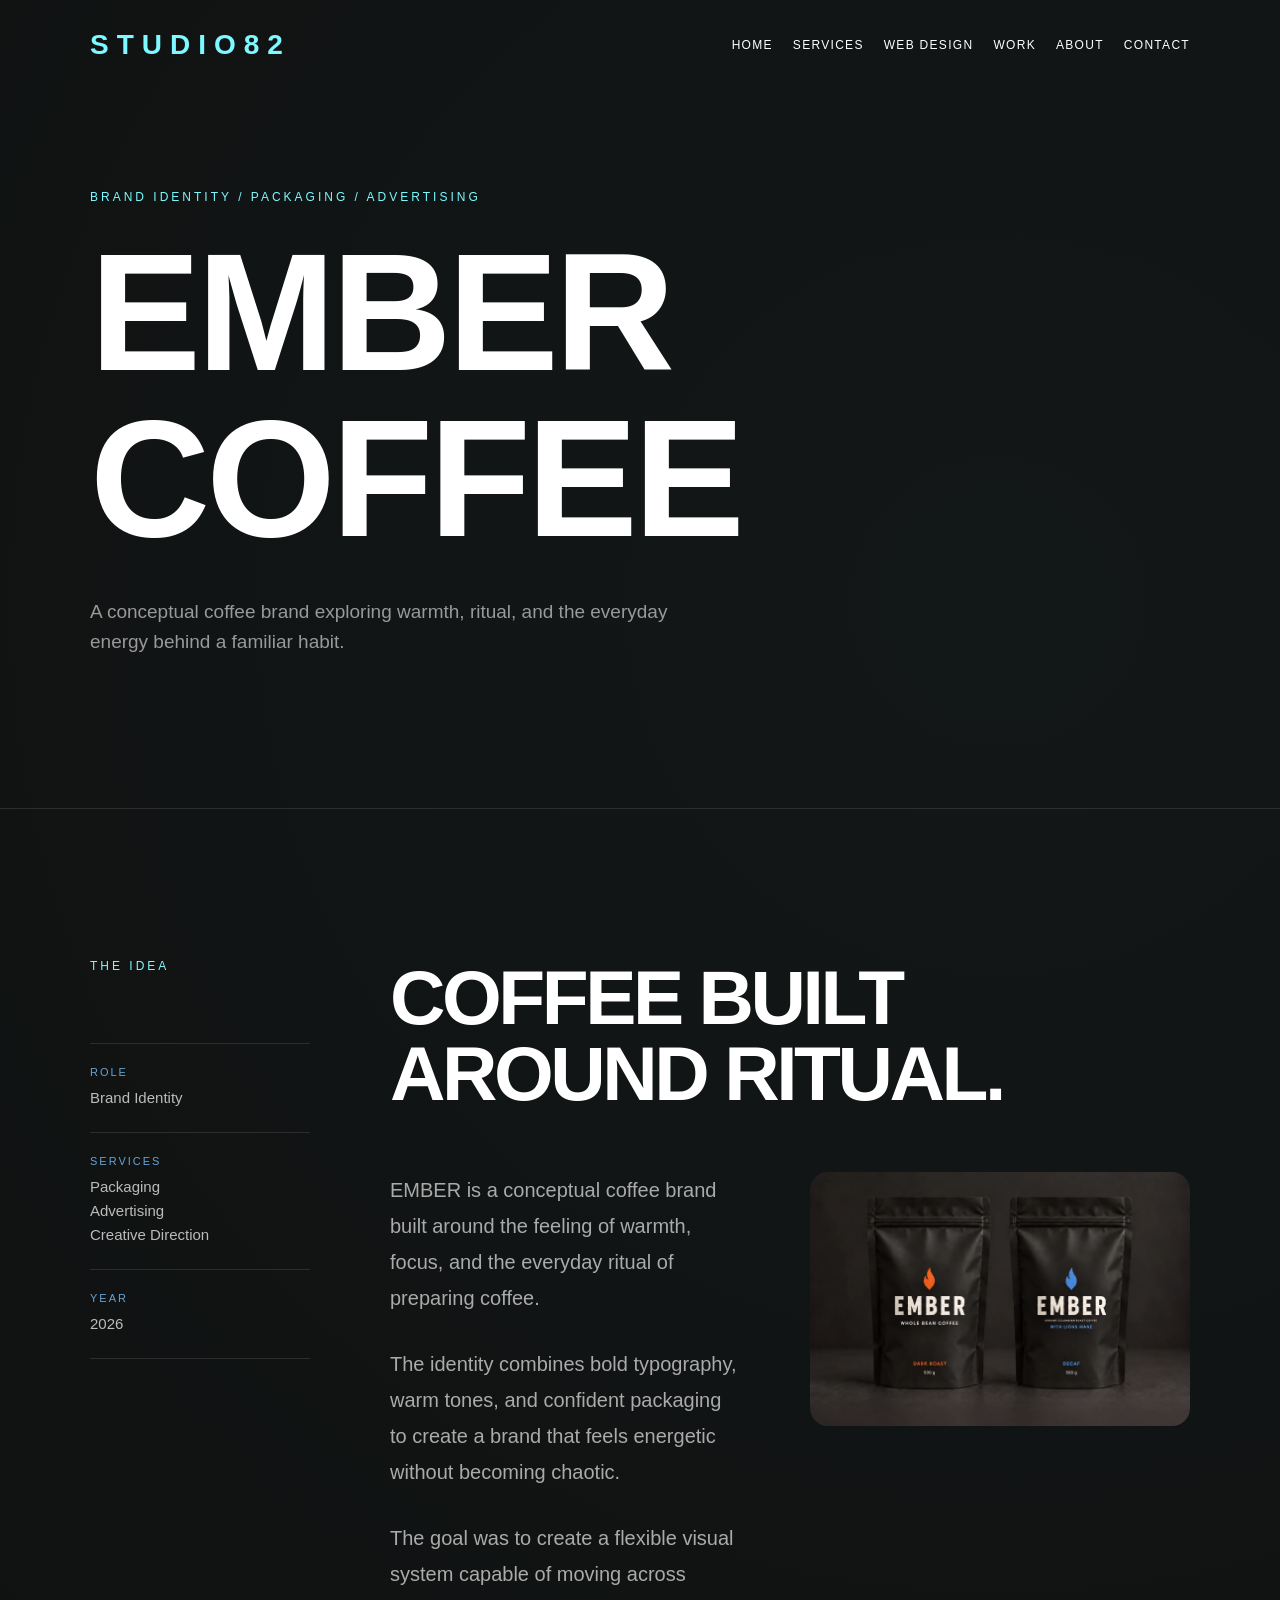
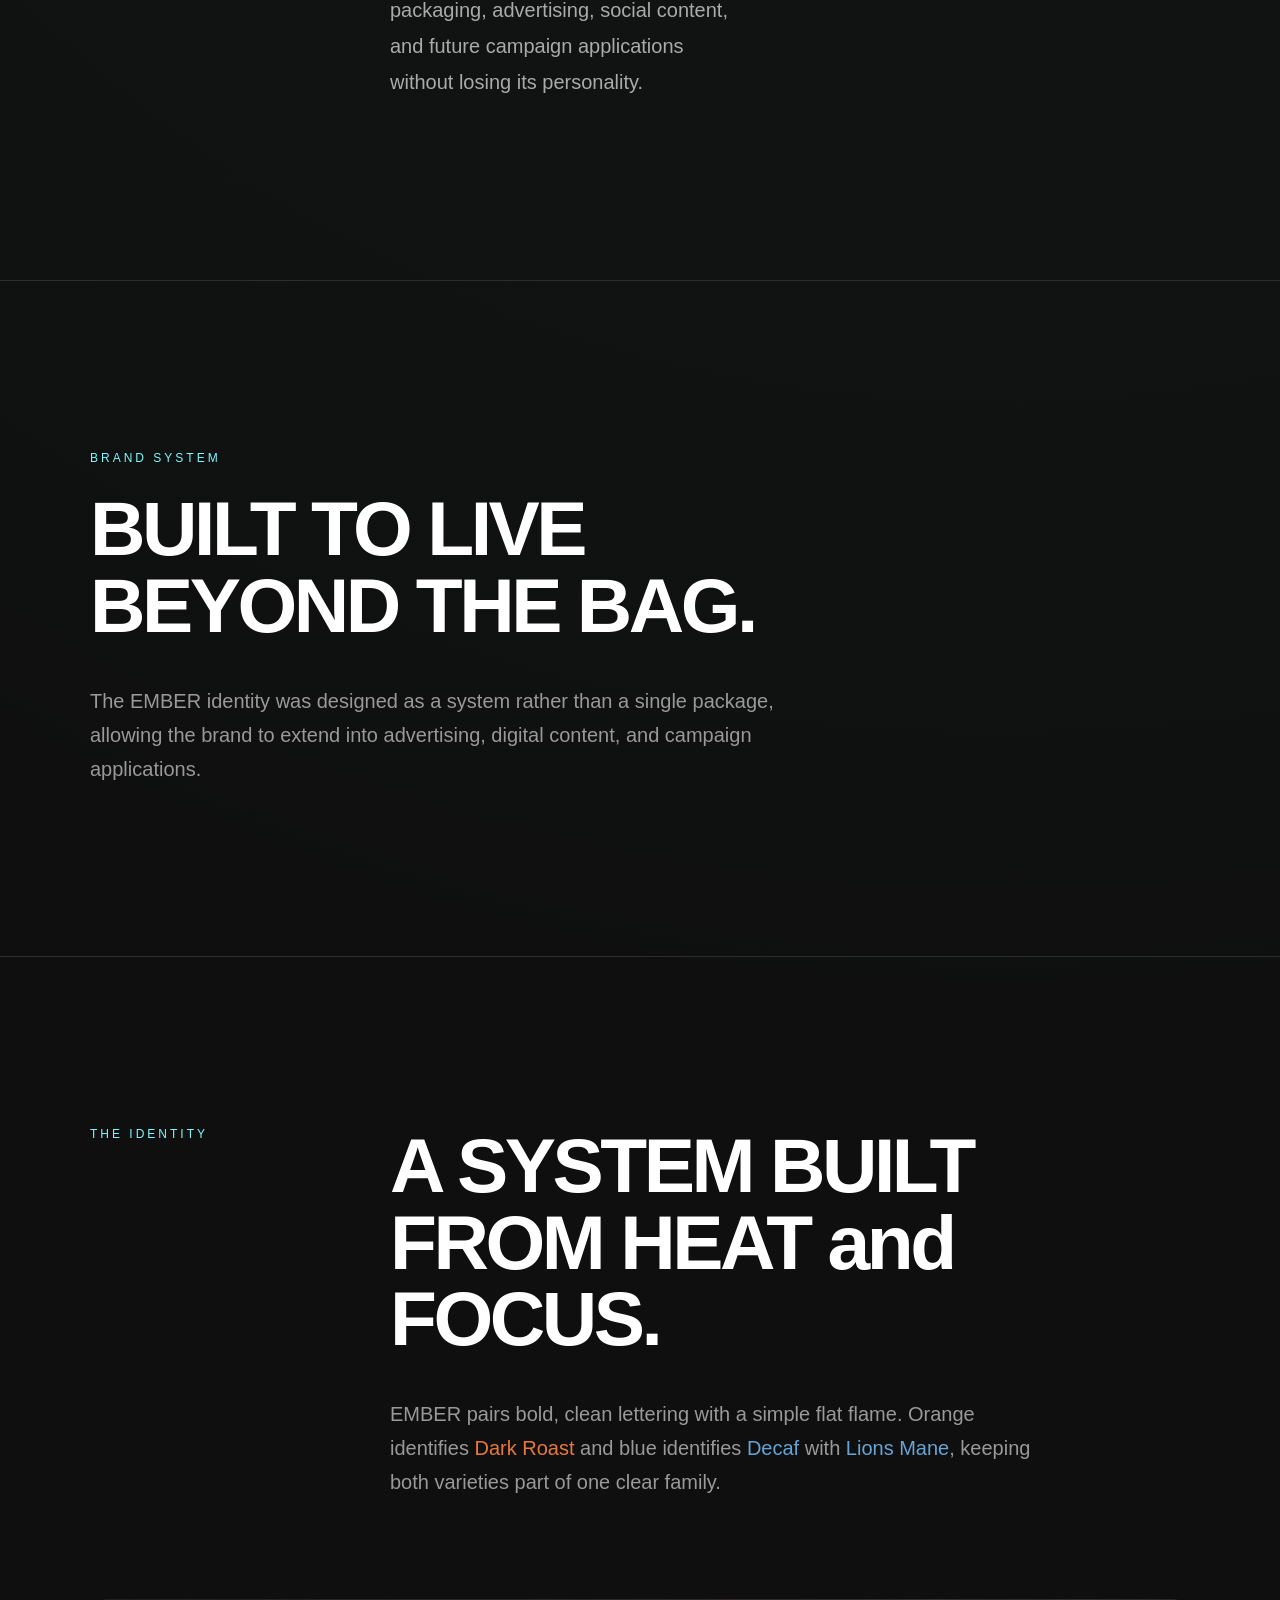
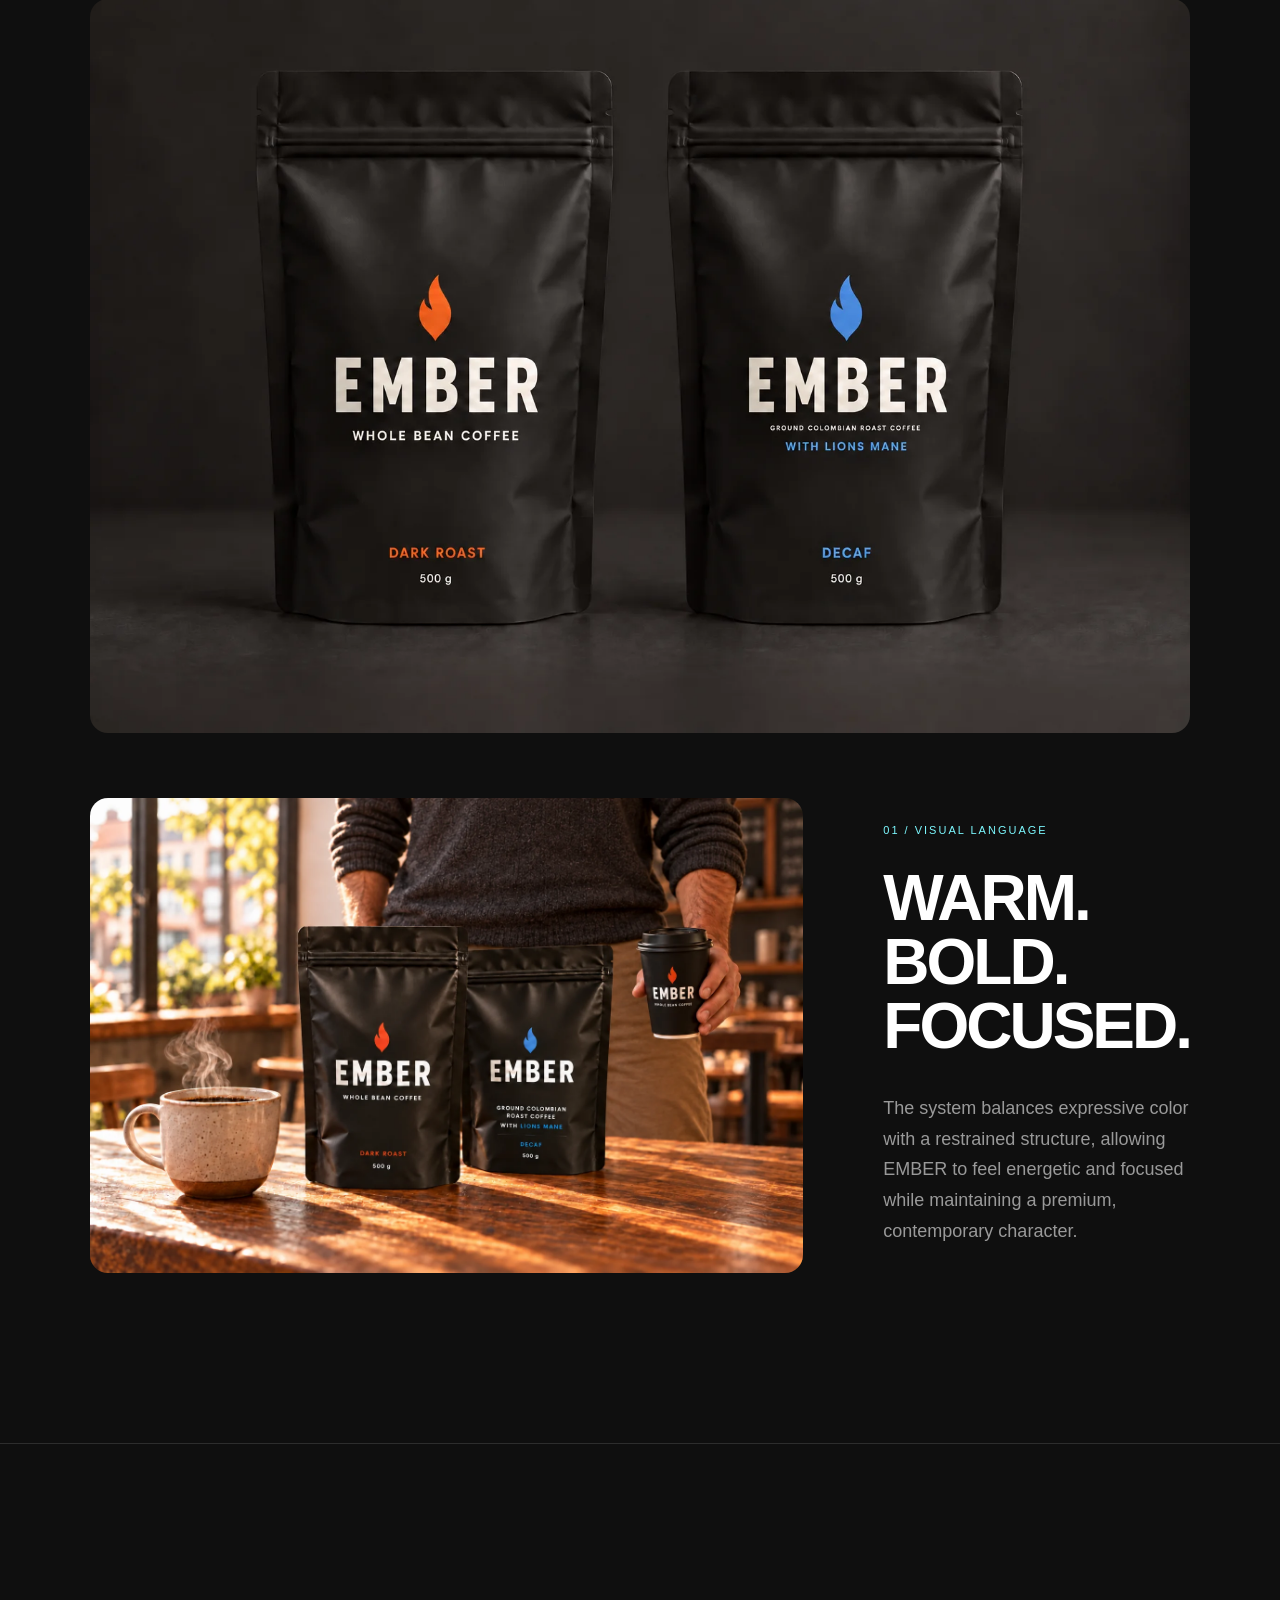
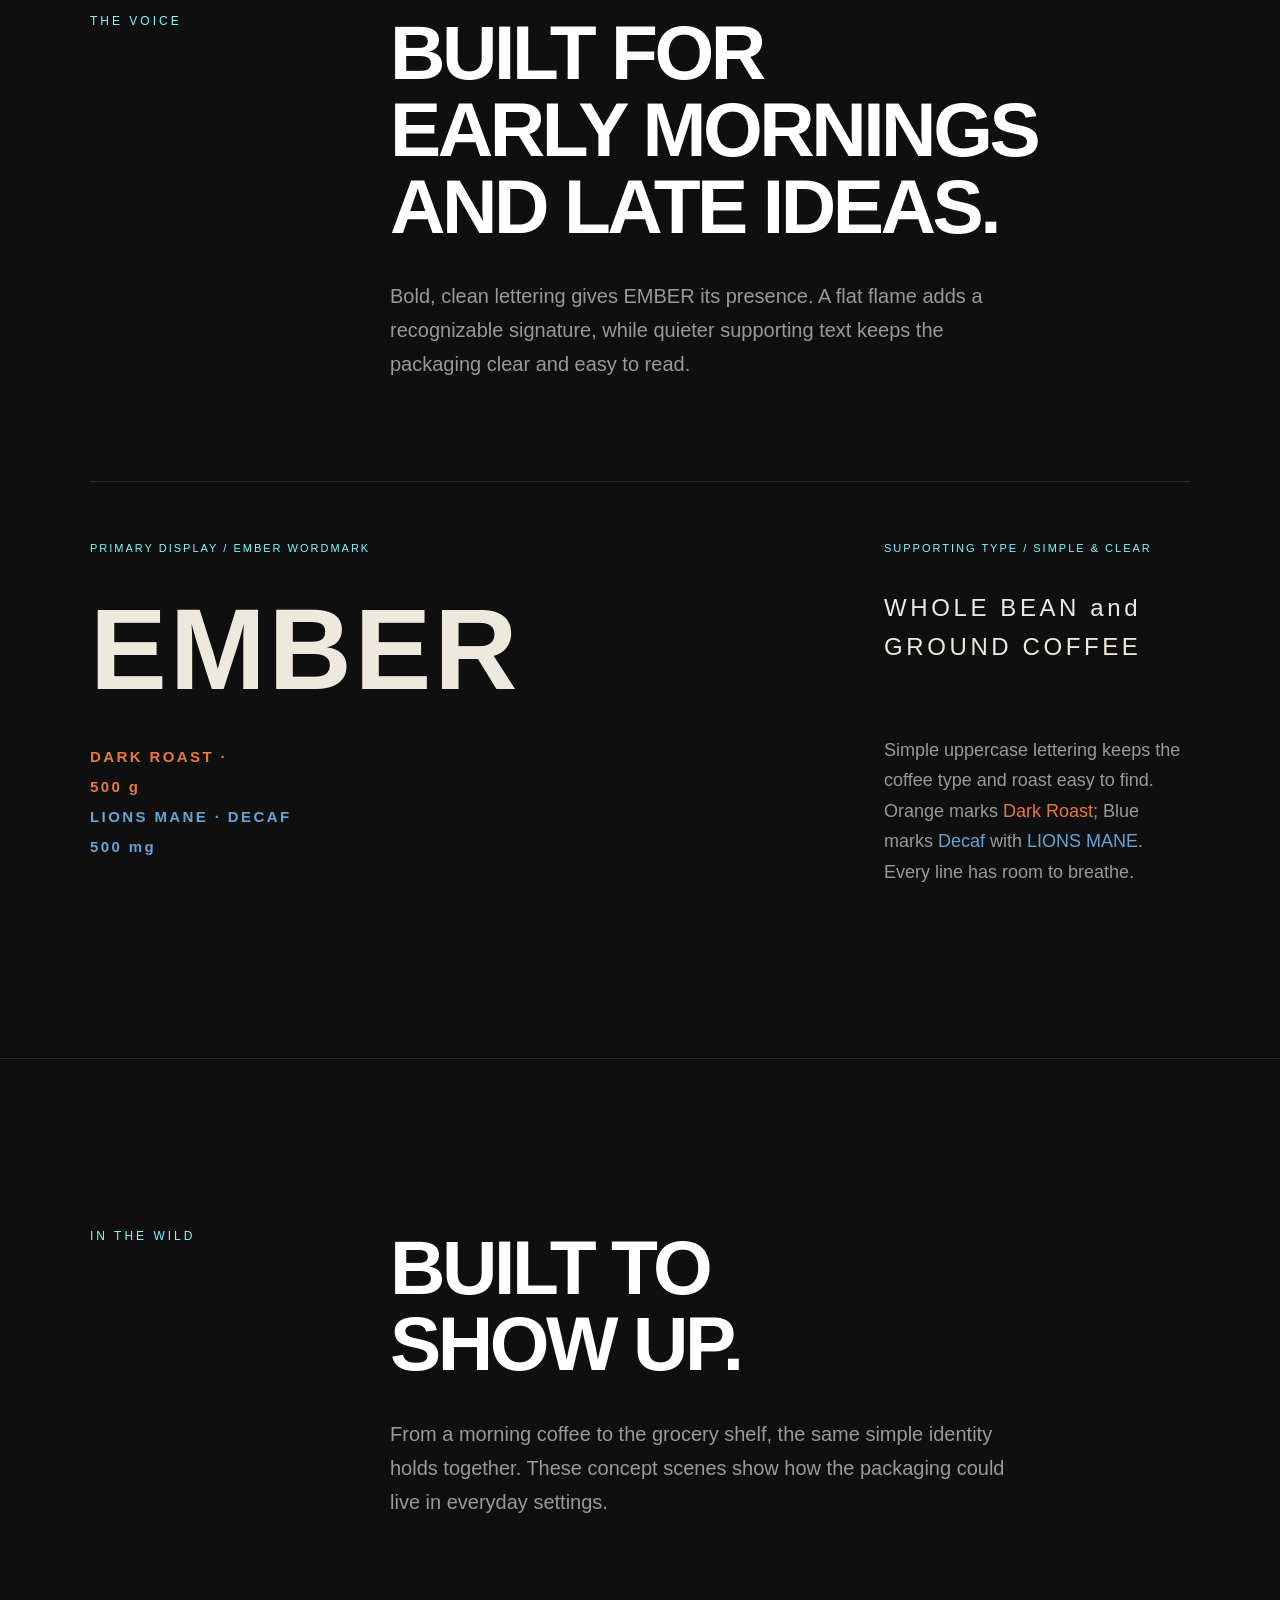
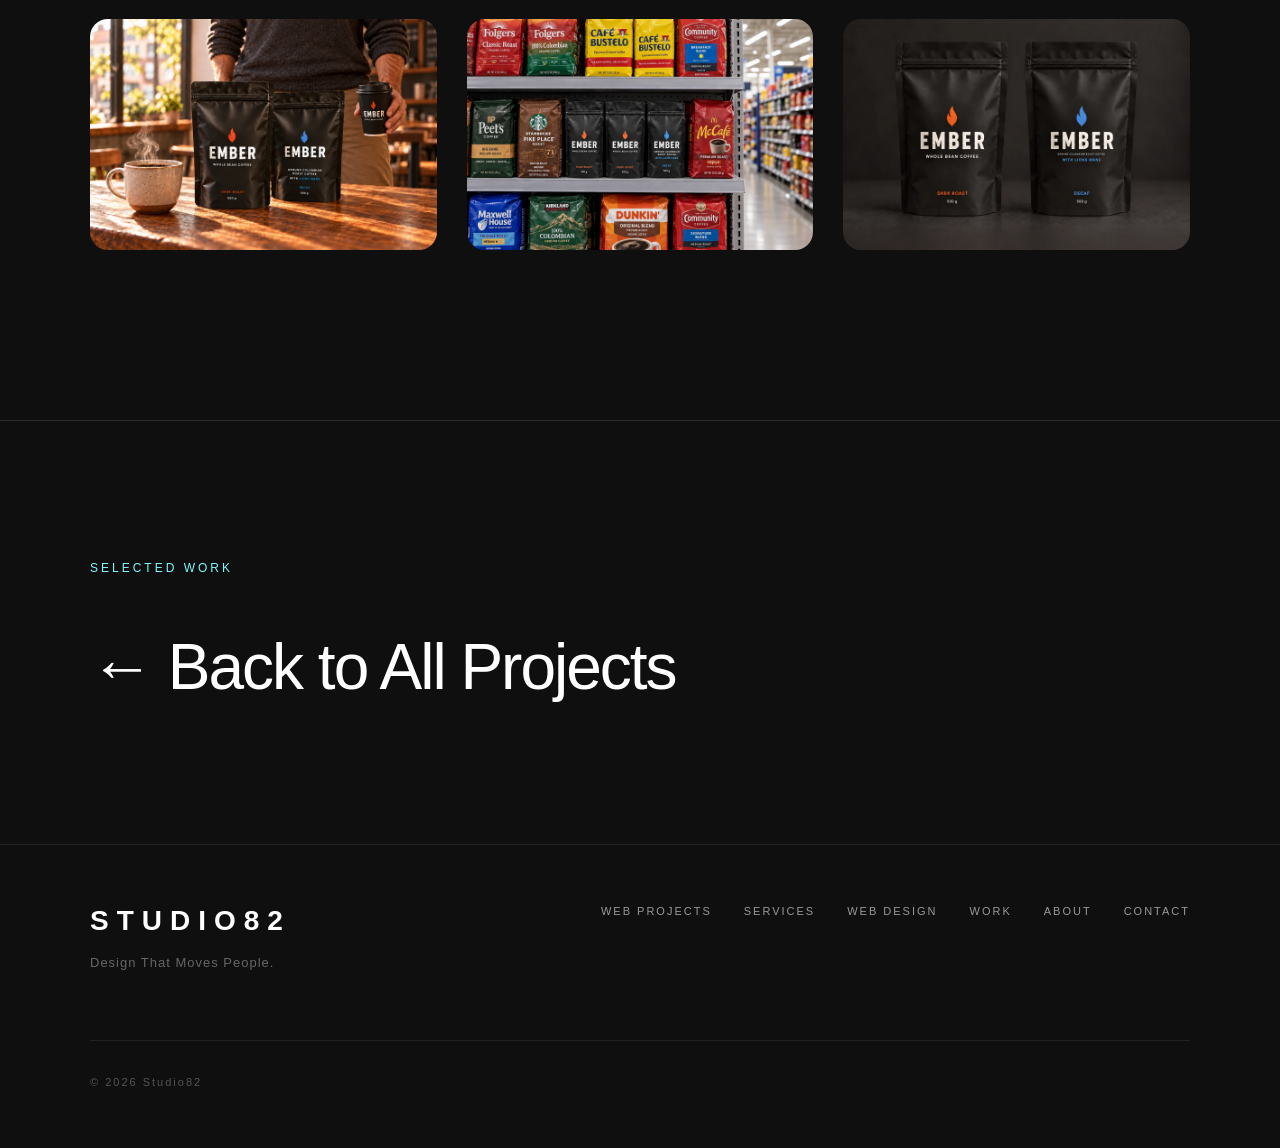
<file: ember.html>
<!DOCTYPE html>
<html lang="en">


<head>

    <meta charset="UTF-8">

    <meta
        name="viewport"
        content="width=device-width, initial-scale=1.0"
    >

    <title>EMBER Coffee | Studio82</title>


    <!-- GOOGLE FONTS -->

    <link
        rel="preconnect"
        href="https://fonts.googleapis.com"
    >

    <link
        rel="preconnect"
        href="https://fonts.gstatic.com"
        crossorigin
    >

    <link
        href="https://fonts.googleapis.com/css2?family=Barlow+Condensed:wght@400;500;600;700;800&family=Inter:wght@400;500;600&display=swap"
        rel="stylesheet"
    >


    <!-- MAIN STYLESHEET -->

    <link
        rel="stylesheet"
        href="style.css?v=launch-20261016">

    <link rel="stylesheet" href="ember-refinements.css">
<link rel="canonical" href="https://www.studio82.net/ember.html">
<meta property="og:type" content="website">
<meta property="og:site_name" content="Studio82">
<meta property="og:title" content="EMBER Coffee | Studio82">
<meta property="og:description" content="Studio82 — independent creative studio in Athens, Georgia.">
<meta property="og:url" content="https://www.studio82.net/ember.html">
<meta property="og:image" content="https://www.studio82.net/images/studio82-home.jpg">
<meta name="twitter:card" content="summary_large_image">
<link rel="stylesheet" href="launch.css?v=20261016">
</head>



<body class="ember-page">
<a class="skip-link" href="#main-content">Skip to content</a>


    <!-- ========================================
         HEADER
    ========================================= -->

    <header>


        <a
            href="index.html"
            class="logo"
        >
            STUDIO82
        </a>


        <nav aria-label="Main navigation">

            <a href="index.html">
                Home
            </a>

            <a href="index.html#services">
                Services
            </a>
<a href="index.html#web-design">Web Design</a>

            <a href="index.html#work">
                Work
            </a>

            <a href="about.html">
                About
            </a>

            <a href="contact.html">
                Contact
            </a>

        </nav>


    </header>



    <!-- ========================================
         PROJECT PAGE
    ========================================= -->

    <main id="main-content" class="project-page">


        <!-- ========================================
             PROJECT HERO
        ========================================= -->

        <section class="project-hero">

            <div class="container">


                <p class="eyebrow">
                    BRAND IDENTITY / PACKAGING / ADVERTISING
                </p>


                <h1>

                    EMBER<br>
                    COFFEE

                </h1>


                <p class="project-intro">

                    A conceptual coffee brand exploring warmth,
                    ritual, and the everyday energy behind
                    a familiar habit.

                </p>


            </div>

        </section>



        <!-- ========================================
             THE IDEA
        ========================================= -->

        <section class="project-story">

            <div class="container idea-grid">


                <!-- LEFT SIDE -->

                <aside class="idea-sidebar">


                    <p class="eyebrow">
                        THE IDEA
                    </p>


                    <div class="project-details">


                        <div class="detail-item">

                            <span>
                                ROLE
                            </span>

                            <p>
                                Brand Identity
                            </p>

                        </div>



                        <div class="detail-item">

                            <span>
                                SERVICES
                            </span>

                            <p>

                                Packaging<br>
                                Advertising<br>
                                Creative Direction

                            </p>

                        </div>



                        <div class="detail-item">

                            <span>
                                YEAR
                            </span>

                            <p>
                                2026
                            </p>

                        </div>


                    </div>


                </aside>



                <!-- RIGHT SIDE -->

                <div class="idea-content">


                    <h2>

                        COFFEE BUILT<br>
                        AROUND RITUAL.

                    </h2>


                    <div class="idea-body">


                        <div class="idea-text">


                            <p>

                                EMBER is a conceptual coffee brand
                                built around the feeling of warmth,
                                focus, and the everyday ritual
                                of preparing coffee.

                            </p>


                            <p>

                                The identity combines bold typography,
                                warm tones, and confident packaging
                                to create a brand that feels energetic
                                without becoming chaotic.

                            </p>


                            <p>

                                The goal was to create a flexible
                                visual system capable of moving
                                across packaging, advertising,
                                social content, and future campaign
                                applications without losing
                                its personality.

                            </p>


                        </div>



                        <div class="story-image">

                            <img
                                src="images/ember-packaging-v4.webp"
                                alt="EMBER Coffee branding and packaging"
                            >

                        </div>


                    </div>

                </div>


            </div>

        </section>



        <!-- ========================================
             BRAND SYSTEM
        ========================================= -->

        <section class="project-gallery">

            <div class="container">


                <p class="eyebrow">
                    BRAND SYSTEM
                </p>


                <h2>

                    BUILT TO LIVE<br>
                    BEYOND THE BAG.

                </h2>


                <p class="gallery-intro">

                    The EMBER identity was designed as
                    a system rather than a single package,
                    allowing the brand to extend into
                    advertising, digital content, and
                    campaign applications.

                </p>


            </div>

        </section>



        <!-- ========================================
             THE IDENTITY
        ========================================= -->

        <section class="identity-section">

            <div class="container">


                <div class="identity-header">


                    <p class="eyebrow">
                        THE IDENTITY
                    </p>


                    <div>


                        <h2>

                            A SYSTEM BUILT<br>
                            FROM HEAT and FOCUS.

                        </h2>


                        <p class="identity-intro">

                            EMBER pairs bold, clean lettering with a simple flat flame. Orange identifies <span class="ember-orange">Dark Roast</span> and blue identifies <span class="ember-blue">Decaf</span> with <span class="ember-blue">Lions Mane</span>, keeping both varieties part of one clear family.

                        </p>


                    </div>


                </div>



                <!-- ========================================
                     PACKAGING
                ========================================= -->

                <div class="ember-packaging-feature">
                    <img src="images/ember-packaging-v4.webp" alt="EMBER Dark Roast and ground Colombian roast coffee with Lions Mane: orange and blue flame packaging">
                </div>





                <!-- ========================================
                     VISUAL LANGUAGE
                ========================================= -->

                <div class="identity-split">


                    <div class="identity-image">

                        <img
                            src="images/ember-cafe-v5.webp"
                            alt="A person framed at the waist stands behind a café table with EMBER coffee bags, holding a branded lidded cup"
                        >

                    </div>



                    <div class="identity-details">


                        <p class="identity-number">
                            01 / VISUAL LANGUAGE
                        </p>


                        <h3>

                            WARM.<br>
                            BOLD.<br>
                            FOCUSED.

                        </h3>


                        <p>

                            The system balances expressive color
                            with a restrained structure,
                            allowing EMBER to feel energetic and focused
                            while maintaining a premium,
                            contemporary character.

                        </p>


                    </div>


                </div>


            </div>

        </section>



        <!-- ========================================
             THE VOICE
        ========================================= -->

        <section class="voice-section">

            <div class="container">


                <div class="voice-header">


                    <p class="eyebrow">
                        THE VOICE
                    </p>


                    <div>


                        <h2>

                            BUILT FOR<br>
                            EARLY MORNINGS<br>
                            AND LATE IDEAS.

                        </h2>


                        <p class="voice-intro">

                            Bold, clean lettering gives EMBER its presence. A flat flame adds a recognizable signature, while quieter supporting text keeps the packaging clear and easy to read.

                        </p>


                    </div>


                </div>



                <!-- ========================================
                     TYPOGRAPHY
                ========================================= -->

                <div class="type-showcase">


                    <div class="type-primary">


                        <p class="type-label">
                            PRIMARY DISPLAY / EMBER WORDMARK
                        </p>


                        <h3>
                            EMBER
                        </h3>


                        <p class="type-alphabet">
                            <span class="ember-orange">DARK ROAST ·<br>500 g</span><br>
                            <span class="ember-blue">LIONS MANE · DECAF<br>500 mg</span>
                        </p>


                    </div>



                    <div class="type-secondary">


                        <p class="type-label">
                            SUPPORTING TYPE / SIMPLE & CLEAR
                        </p>


                        <h4>
                            WHOLE BEAN and GROUND COFFEE<br>
<br>

                        </h4>


                        <p>

                            Simple uppercase lettering keeps the coffee type and roast easy to find. Orange marks <span class="ember-orange">Dark Roast</span>; Blue marks <span class="ember-blue">Decaf</span> with <span class="ember-blue">LIONS MANE</span>. Every line has room to breathe.

                        </p>


                    </div>


                </div>


            </div>

        </section>



        <!-- ========================================
             IN THE WILD
        ========================================= -->

        <section class="wild-section">

            <div class="container">


                <div class="wild-header">


                    <p class="eyebrow">
                        IN THE WILD
                    </p>


                    <div>


                        <h2>

                            BUILT TO<br>
                            SHOW UP.

                        </h2>


                        <p class="wild-intro">

                            From a morning coffee to the grocery shelf, the same simple identity holds together. These concept scenes show how the packaging could live in everyday settings.

                        </p>


                    </div>


                </div>



                <div class="wild-grid">


                    <div class="wild-item wild-large">

                        <img
                            src="images/ember-cafe-v5.webp"
                            alt="A person stands behind a sunlit table with EMBER coffee bags and a branded takeaway cup"
                        >

                    </div>



                    <div class="wild-item">

                        <img
                            src="images/ember-store-v3.webp"
                            alt="Three EMBER coffee bags among other coffee products on a big-box supermarket shelf, shown as a concept"
                        >

                    </div>



                    <div class="wild-item">

                        <img
                            src="images/ember-packaging-v4.webp"
                            alt="EMBER Dark Roast and Decaf packaging family"
                        >

                    </div>


                </div>


            </div>

        </section>



        <!-- ========================================
             BACK TO PROJECTS
        ========================================= -->

        <section class="next-project">

            <div class="container">


                <p class="eyebrow">
                    SELECTED WORK
                </p>


                <a
                    href="index.html#work"
                    class="next-link"
                >
                    ← Back to All Projects
                </a>


            </div>

        </section>


    </main>



    <!-- ========================================
         FOOTER
    ========================================= -->

    <footer class="site-footer">

        <div class="container footer-layout">


            <div class="footer-brand">


                <a
                    href="index.html"
                    class="logo"
                >
                    STUDIO82
                </a>


                <p>
                    Design That Moves People.
                </p>


            </div>



            <div class="footer-links">
<a href="web-design.html">Web Projects</a>


                <a href="index.html#services">
                    Services
                </a>
<a href="index.html#web-design">Web Design</a>


                <a href="index.html#work">
                    Work
                </a>


                <a href="about.html">
                    About
                </a>


                <a href="contact.html">
                    Contact
                </a>


            </div>



            <p class="footer-copy">
                © 2026 Studio82
            </p>


        </div>

    </footer>



    <!-- ========================================
         JAVASCRIPT
    ========================================= -->

    <script src="script.js?v=launch-20261016"></script>


</body>

</html>
</file>
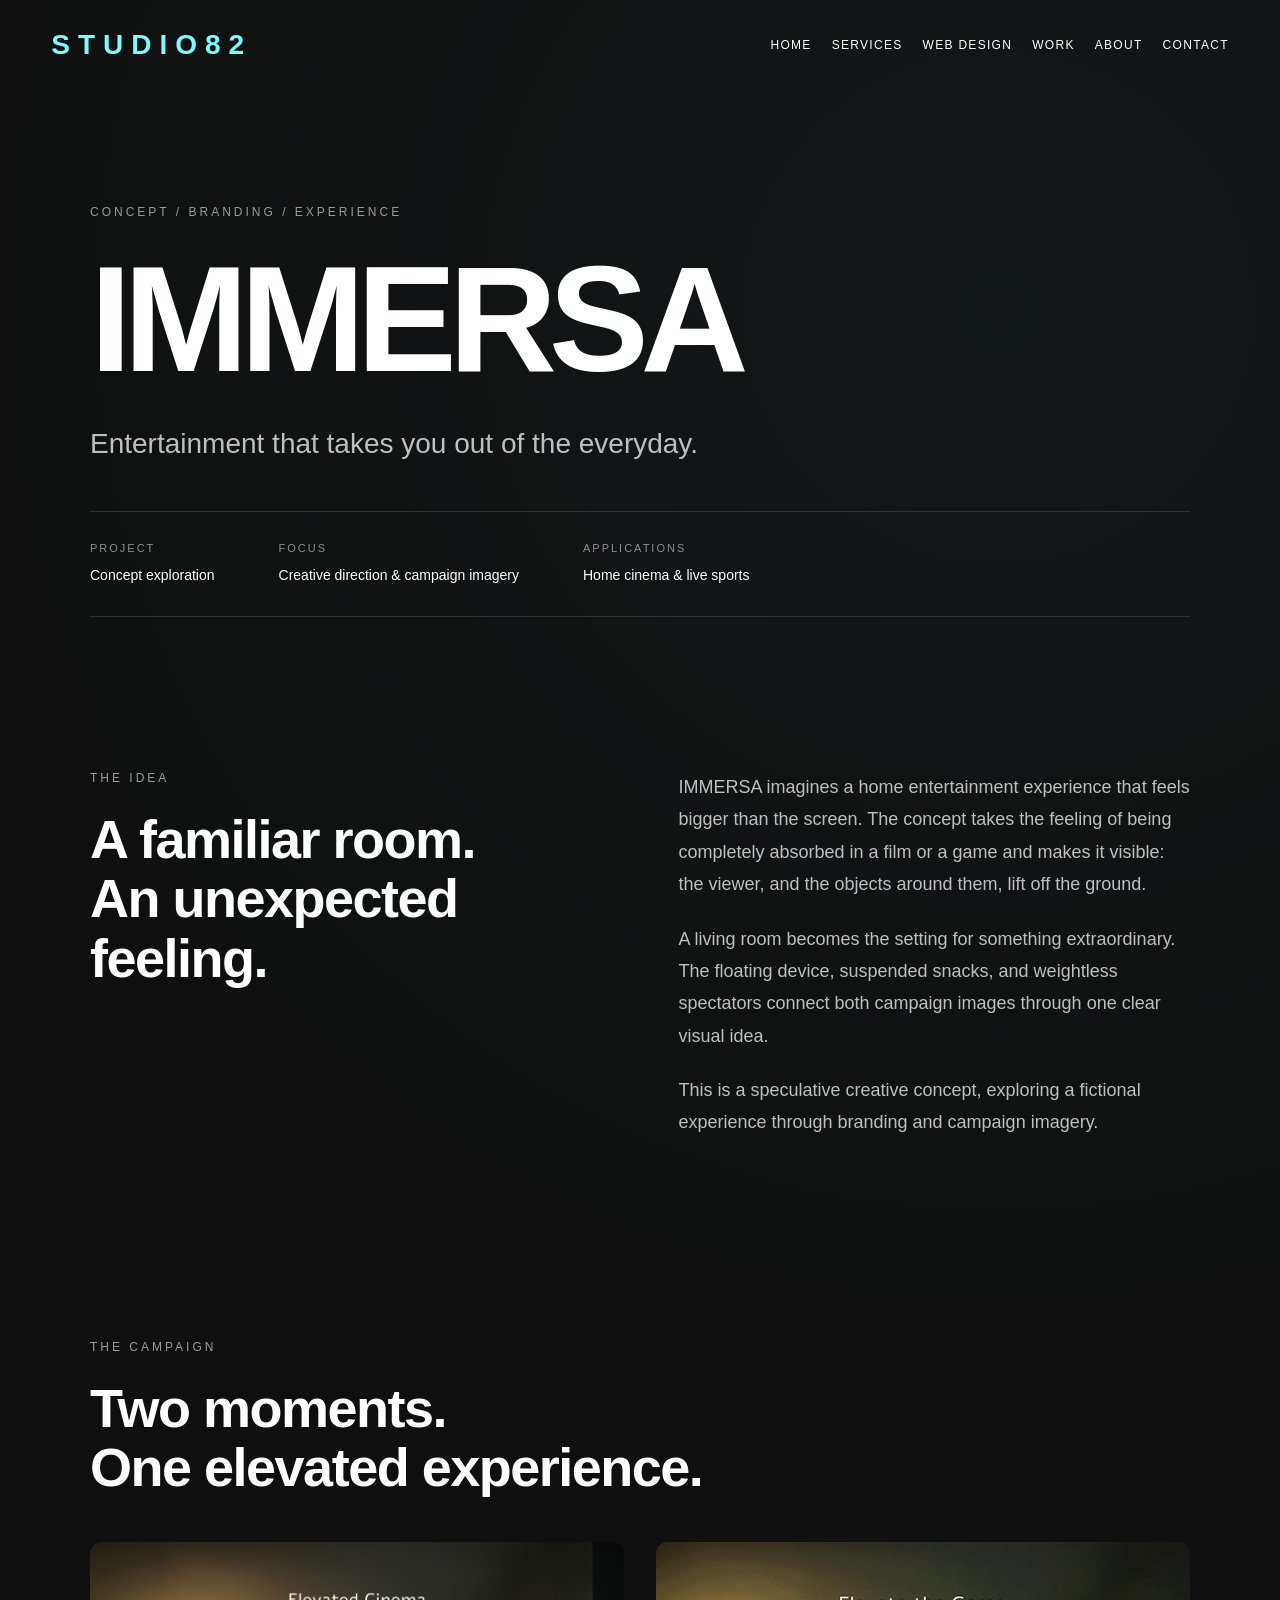
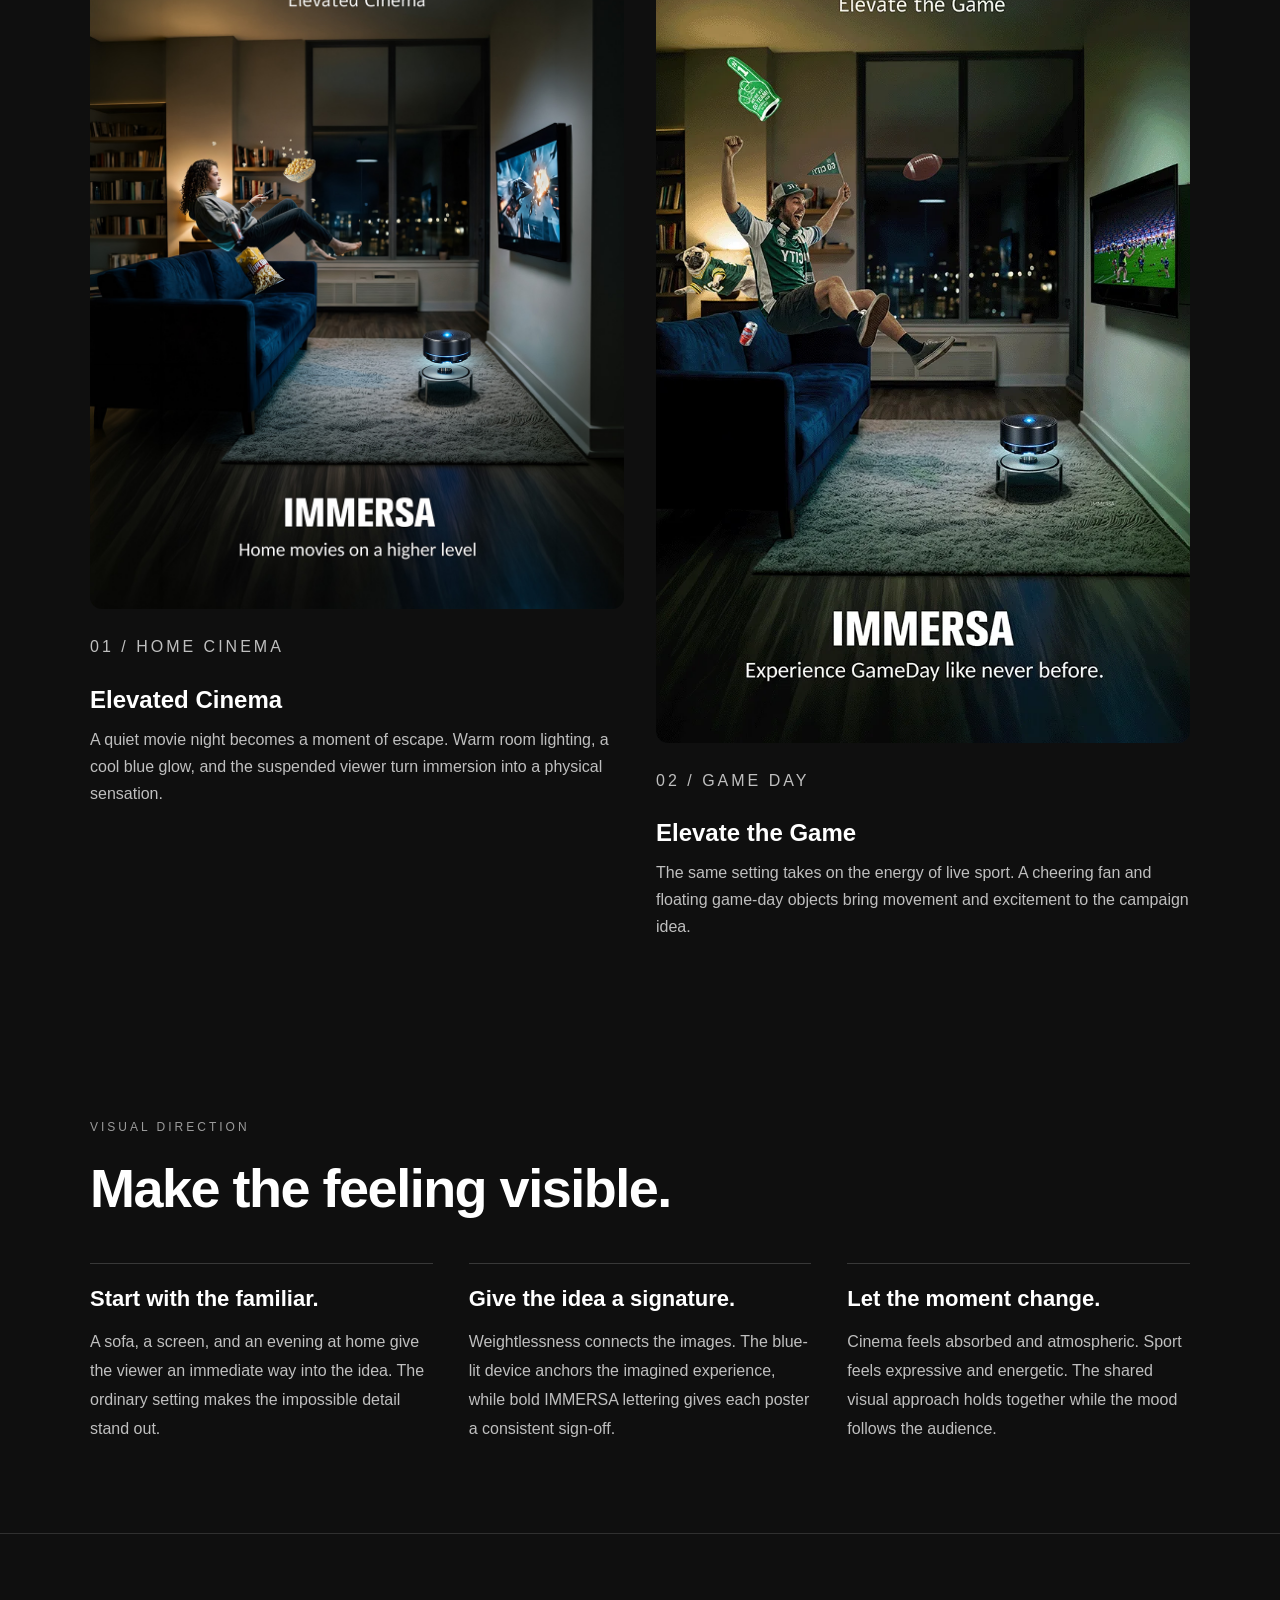
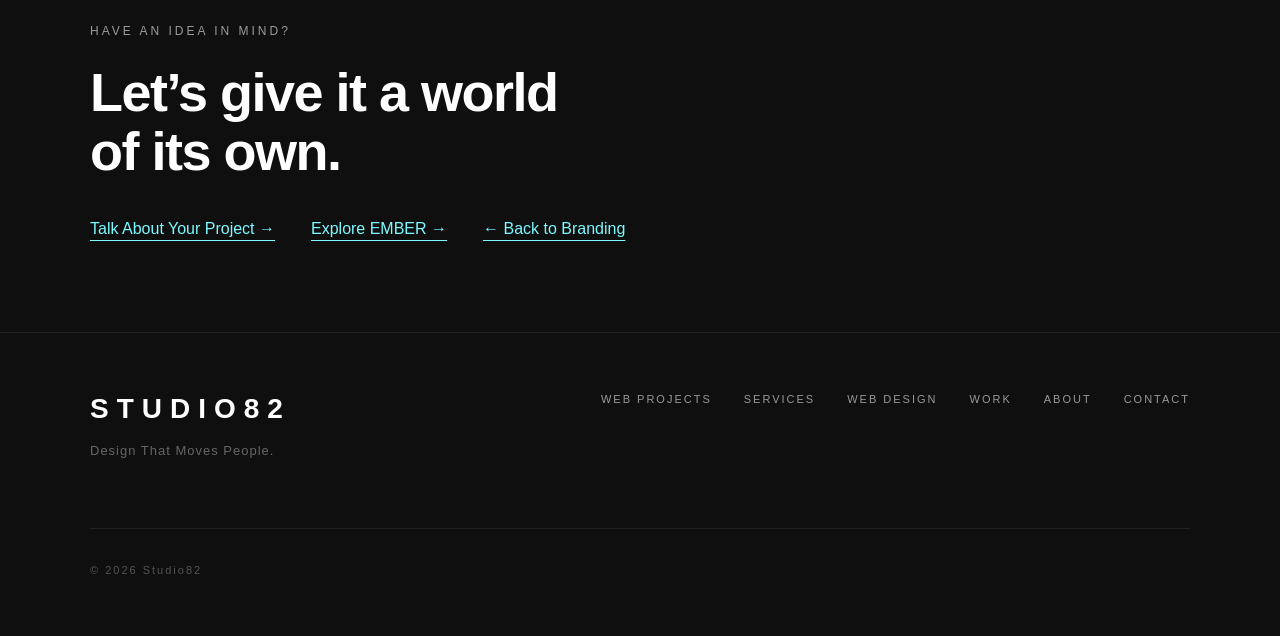
<file: immersa.html>
<!DOCTYPE html>
<html lang="en">
<head>
  <meta charset="UTF-8">
  <meta name="viewport" content="width=device-width, initial-scale=1.0">
  <title>IMMERSA — Entertainment Elevated | Studio82</title>
  <meta name="description" content="A Studio82 concept case study exploring IMMERSA: immersive entertainment, campaign imagery, and the idea of taking movie night and game day to another level.">
  <link rel="stylesheet" href="style.css?v=launch-20261016">
  <style>
    .immersa-page .im-hero { padding: clamp(60px,9vw,120px) 0 64px; }
    .immersa-page .im-hero h1 { font-size:clamp(58px,13vw,150px); line-height:1; letter-spacing:-.055em; margin:0 0 28px; }
    .immersa-page .im-deck { max-width:650px; font-size:clamp(20px,2.5vw,28px); color:#bfbfbf; line-height:1.6; }
    .immersa-page .im-meta { display:flex; flex-wrap:wrap; gap:28px 64px; padding:30px 0; margin-top:44px; border-top:1px solid #303030; border-bottom:1px solid #303030; }
    .immersa-page .im-meta dt { font-size:11px; letter-spacing:2px; color:#8e8e8e; margin-bottom:10px; }
    .immersa-page .im-meta dd { margin:0; font-size:14px; line-height:1.6; }
    .immersa-page .im-section { padding:clamp(48px,7vw,90px) 0; }
    .immersa-page .im-split { display:grid; grid-template-columns:1fr 1fr; gap:clamp(30px,6vw,80px); }
    .immersa-page h2 { font-size:clamp(30px,4.5vw,54px); letter-spacing:-1.5px; line-height:1.1; max-width:650px; }
    .immersa-page .im-copy p { font-size:18px; line-height:1.8; color:#bfbfbf; margin:0 0 22px; }
    .immersa-page .im-campaigns { display:grid; grid-template-columns:1fr 1fr; gap:32px; align-items:start; }
    .immersa-page figure { margin:0; min-width:0; }
    .immersa-page .im-art { overflow:hidden; background:#14191b; border-radius:12px; }
    .immersa-page .im-art img { display:block; width:100%; height:auto; }
    /* The supplied sports artwork has white side margins; frame only the poster. */
    .immersa-page .im-sport img { width:187.5%; max-width:none; margin-left:-43.75%; }
    .immersa-page figcaption { padding:24px 0 0; }
    .immersa-page figcaption h3 { font-size:24px; margin:0 0 12px; }
    .immersa-page figcaption p { color:#bfbfbf; font-size:16px; line-height:1.7; }
    .immersa-page .im-principles { display:grid; grid-template-columns:repeat(3,1fr); gap:36px; margin-top:45px; }
    .immersa-page .im-principles article { border-top:1px solid #383838; padding-top:22px; }
    .immersa-page .im-principles h3 { font-size:22px; margin-bottom:16px; }
    .immersa-page .im-principles p { color:#bfbfbf; font-size:16px; line-height:1.8; }
    .immersa-page .im-close { border-top:1px solid #303030; }
    .immersa-page .im-links { display:flex; flex-wrap:wrap; gap:22px 36px; margin-top:34px; }
    .immersa-page .im-links a { color:#7df9ff; text-underline-offset:6px; line-height:1.7; }
    @media(max-width:760px) {
      .immersa-page .im-split,.immersa-page .im-campaigns,.immersa-page .im-principles { grid-template-columns:1fr; }
      .immersa-page .im-campaigns { gap:50px; }
    }
  </style>
<link rel="canonical" href="https://www.studio82.net/immersa.html">
<meta property="og:type" content="website">
<meta property="og:site_name" content="Studio82">
<meta property="og:title" content="IMMERSA — Entertainment Elevated | Studio82">
<meta property="og:description" content="A Studio82 concept case study exploring IMMERSA: immersive entertainment, campaign imagery, and the idea of taking movie night and game day to another level.">
<meta property="og:url" content="https://www.studio82.net/immersa.html">
<meta property="og:image" content="https://www.studio82.net/images/studio82-home.jpg">
<meta name="twitter:card" content="summary_large_image">
<link rel="stylesheet" href="launch.css?v=20261016">
</head>
<body class="immersa-page">
<a class="skip-link" href="#main-content">Skip to content</a>
    <header>


        <a
            href="index.html"
            class="logo"
        >
            STUDIO82
        </a>


        <nav aria-label="Main navigation">

            <a href="index.html">
                Home
            </a>

            <a href="index.html#services">
                Services
            </a>
<a href="index.html#web-design">Web Design</a>

            <a href="index.html#work">
                Work
            </a>

            <a href="about.html">
                About
            </a>

            <a href="contact.html">
                Contact
            </a>

        </nav>


    </header>
  <main id="main-content">
    <section class="im-hero">
      <div class="container">
        <p class="eyebrow">CONCEPT / BRANDING / EXPERIENCE</p>
        <h1>IMMERSA</h1>
        <p class="im-deck">Entertainment that takes you out of the everyday.</p>
        <dl class="im-meta">
          <div><dt>PROJECT</dt><dd>Concept exploration</dd></div>
          <div><dt>FOCUS</dt><dd>Creative direction &amp; campaign imagery</dd></div>
          <div><dt>APPLICATIONS</dt><dd>Home cinema &amp; live sports</dd></div>
        </dl>
      </div>
    </section>
    <section class="im-section" aria-labelledby="im-idea">
      <div class="container im-split">
        <div><p class="eyebrow">THE IDEA</p><h2 id="im-idea">A familiar room.<br>An unexpected feeling.</h2></div>
        <div class="im-copy">
          <p>IMMERSA imagines a home entertainment experience that feels bigger than the screen. The concept takes the feeling of being completely absorbed in a film or a game and makes it visible: the viewer, and the objects around them, lift off the ground.</p>
          <p>A living room becomes the setting for something extraordinary. The floating device, suspended snacks, and weightless spectators connect both campaign images through one clear visual idea.</p>
          <p>This is a speculative creative concept, exploring a fictional experience through branding and campaign imagery.</p>
        </div>
      </div>
    </section>
    <section class="im-section" aria-labelledby="im-campaign">
      <div class="container">
        <p class="eyebrow">THE CAMPAIGN</p>
        <h2 id="im-campaign" style="margin-bottom:44px">Two moments.<br>One elevated experience.</h2>
        <div class="im-campaigns">
          <figure>
            <div class="im-art"><img src="images/anti-gravity-cenima.png.jpg" alt="IMMERSA Elevated Cinema concept poster: a viewer and popcorn float above a blue sofa during movie night." width="1080" height="1350"></div>
            <figcaption><p class="eyebrow">01 / HOME CINEMA</p><h3>Elevated Cinema</h3><p>A quiet movie night becomes a moment of escape. Warm room lighting, a cool blue glow, and the suspended viewer turn immersion into a physical sensation.</p></figcaption>
          </figure>
          <figure>
            <div class="im-art im-sport"><img src="images/anti-gravity-football.webp" alt="IMMERSA Elevate the Game concept poster: a football fan, ball, and game-day objects float in a living room." width="1350" height="1080" loading="lazy"></div>
            <figcaption><p class="eyebrow">02 / GAME DAY</p><h3>Elevate the Game</h3><p>The same setting takes on the energy of live sport. A cheering fan and floating game-day objects bring movement and excitement to the campaign idea.</p></figcaption>
          </figure>
        </div>
      </div>
    </section>
    <section class="im-section" aria-labelledby="im-direction">
      <div class="container">
        <p class="eyebrow">VISUAL DIRECTION</p><h2 id="im-direction">Make the feeling visible.</h2>
        <div class="im-principles">
          <article><h3>Start with the familiar.</h3><p>A sofa, a screen, and an evening at home give the viewer an immediate way into the idea. The ordinary setting makes the impossible detail stand out.</p></article>
          <article><h3>Give the idea a signature.</h3><p>Weightlessness connects the images. The blue-lit device anchors the imagined experience, while bold IMMERSA lettering gives each poster a consistent sign-off.</p></article>
          <article><h3>Let the moment change.</h3><p>Cinema feels absorbed and atmospheric. Sport feels expressive and energetic. The shared visual approach holds together while the mood follows the audience.</p></article>
        </div>
      </div>
    </section>
    <section class="im-section im-close" aria-labelledby="im-next">
      <div class="container">
        <p class="eyebrow">HAVE AN IDEA IN MIND?</p><h2 id="im-next">Let’s give it a world<br>of its own.</h2>
        <div class="im-links"><a href="contact.html">Talk About Your Project →</a><a href="ember.html">Explore EMBER →</a><a href="branding.html">← Back to Branding</a></div>
      </div>
    </section>
  </main>
    <footer class="site-footer">

        <div class="container footer-layout">


            <div class="footer-brand">


                <a
                    href="index.html"
                    class="logo"
                >
                    STUDIO82
                </a>


                <p>
                    Design That Moves People.
                </p>


            </div>



            <div class="footer-links">
<a href="web-design.html">Web Projects</a>


                <a href="index.html#services">
                    Services
                </a>
<a href="index.html#web-design">Web Design</a>


                <a href="index.html#work">
                    Work
                </a>


                <a href="about.html">
                    About
                </a>


                <a href="contact.html">
                    Contact
                </a>


            </div>



            <p class="footer-copy">
                © 2026 Studio82
            </p>


        </div>

    </footer>
  <script src="script.js?v=launch-20261016"></script>
</body>
</html>
</file>
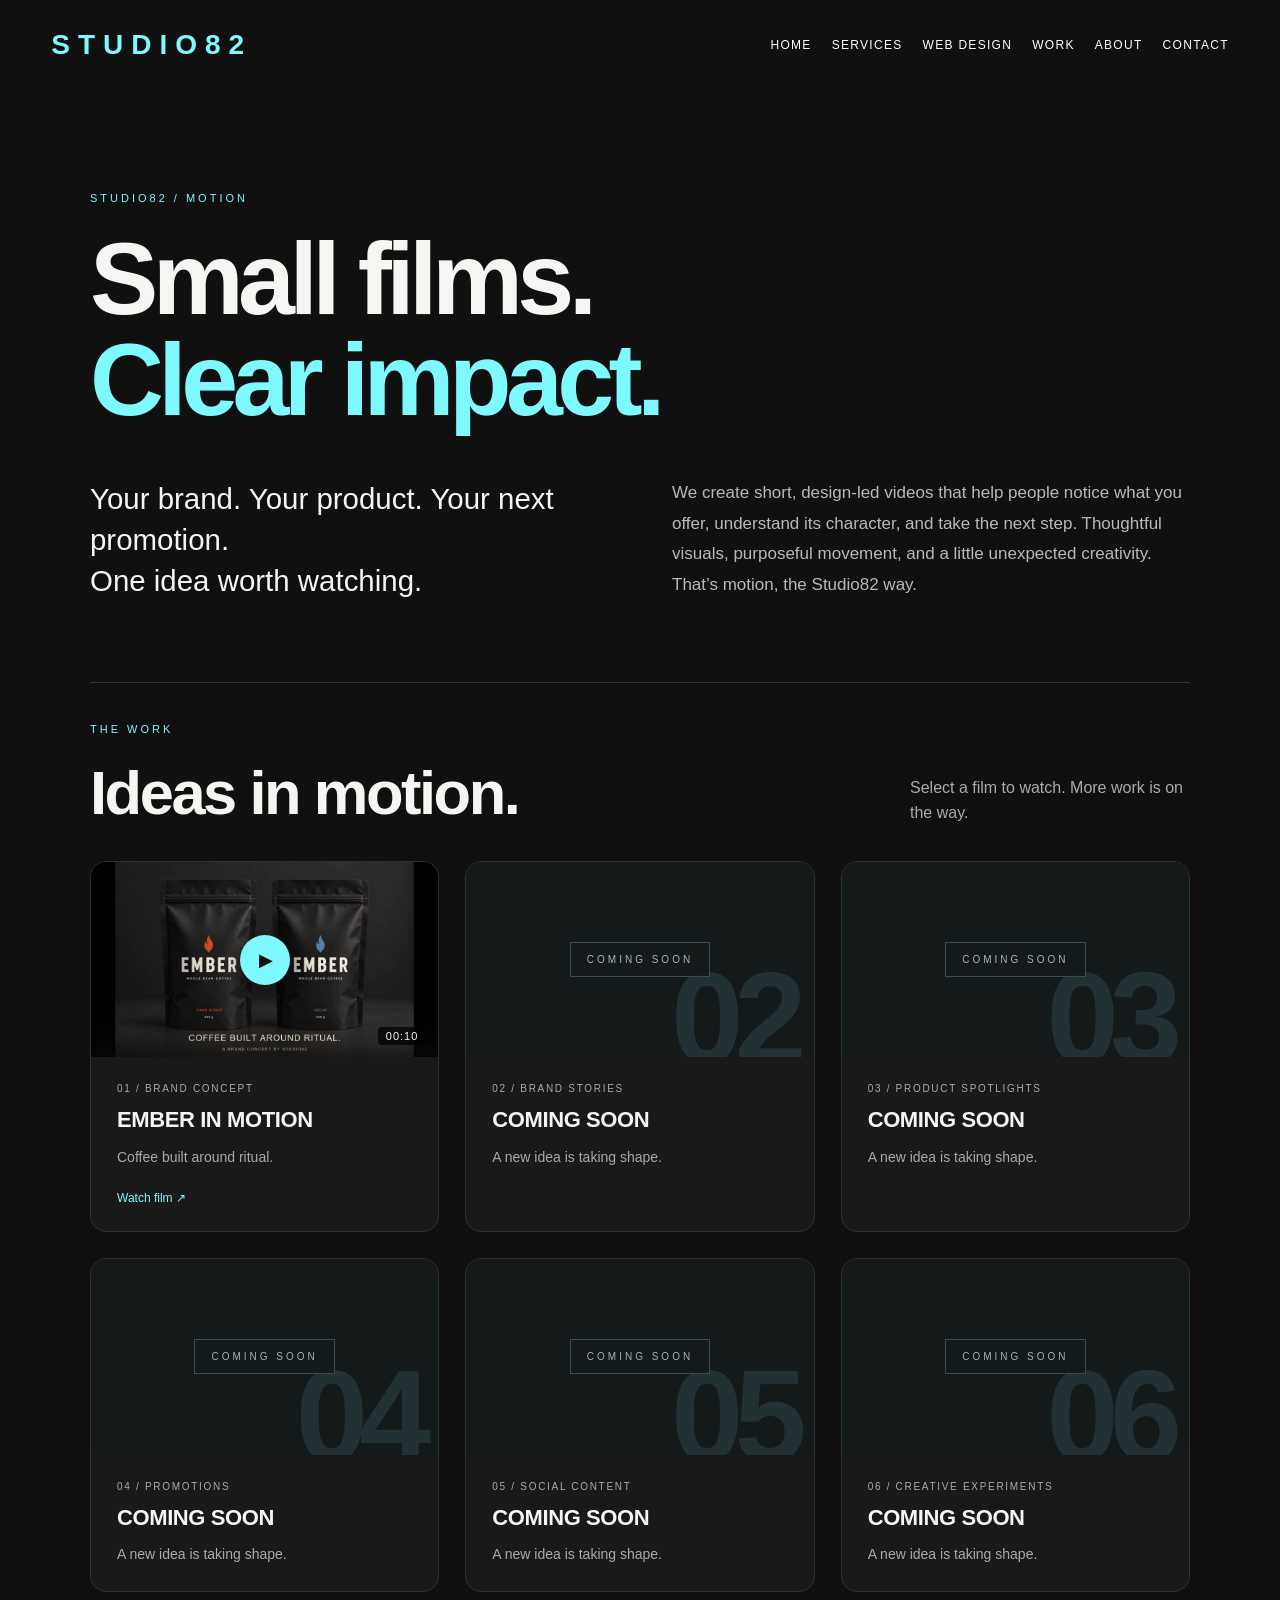
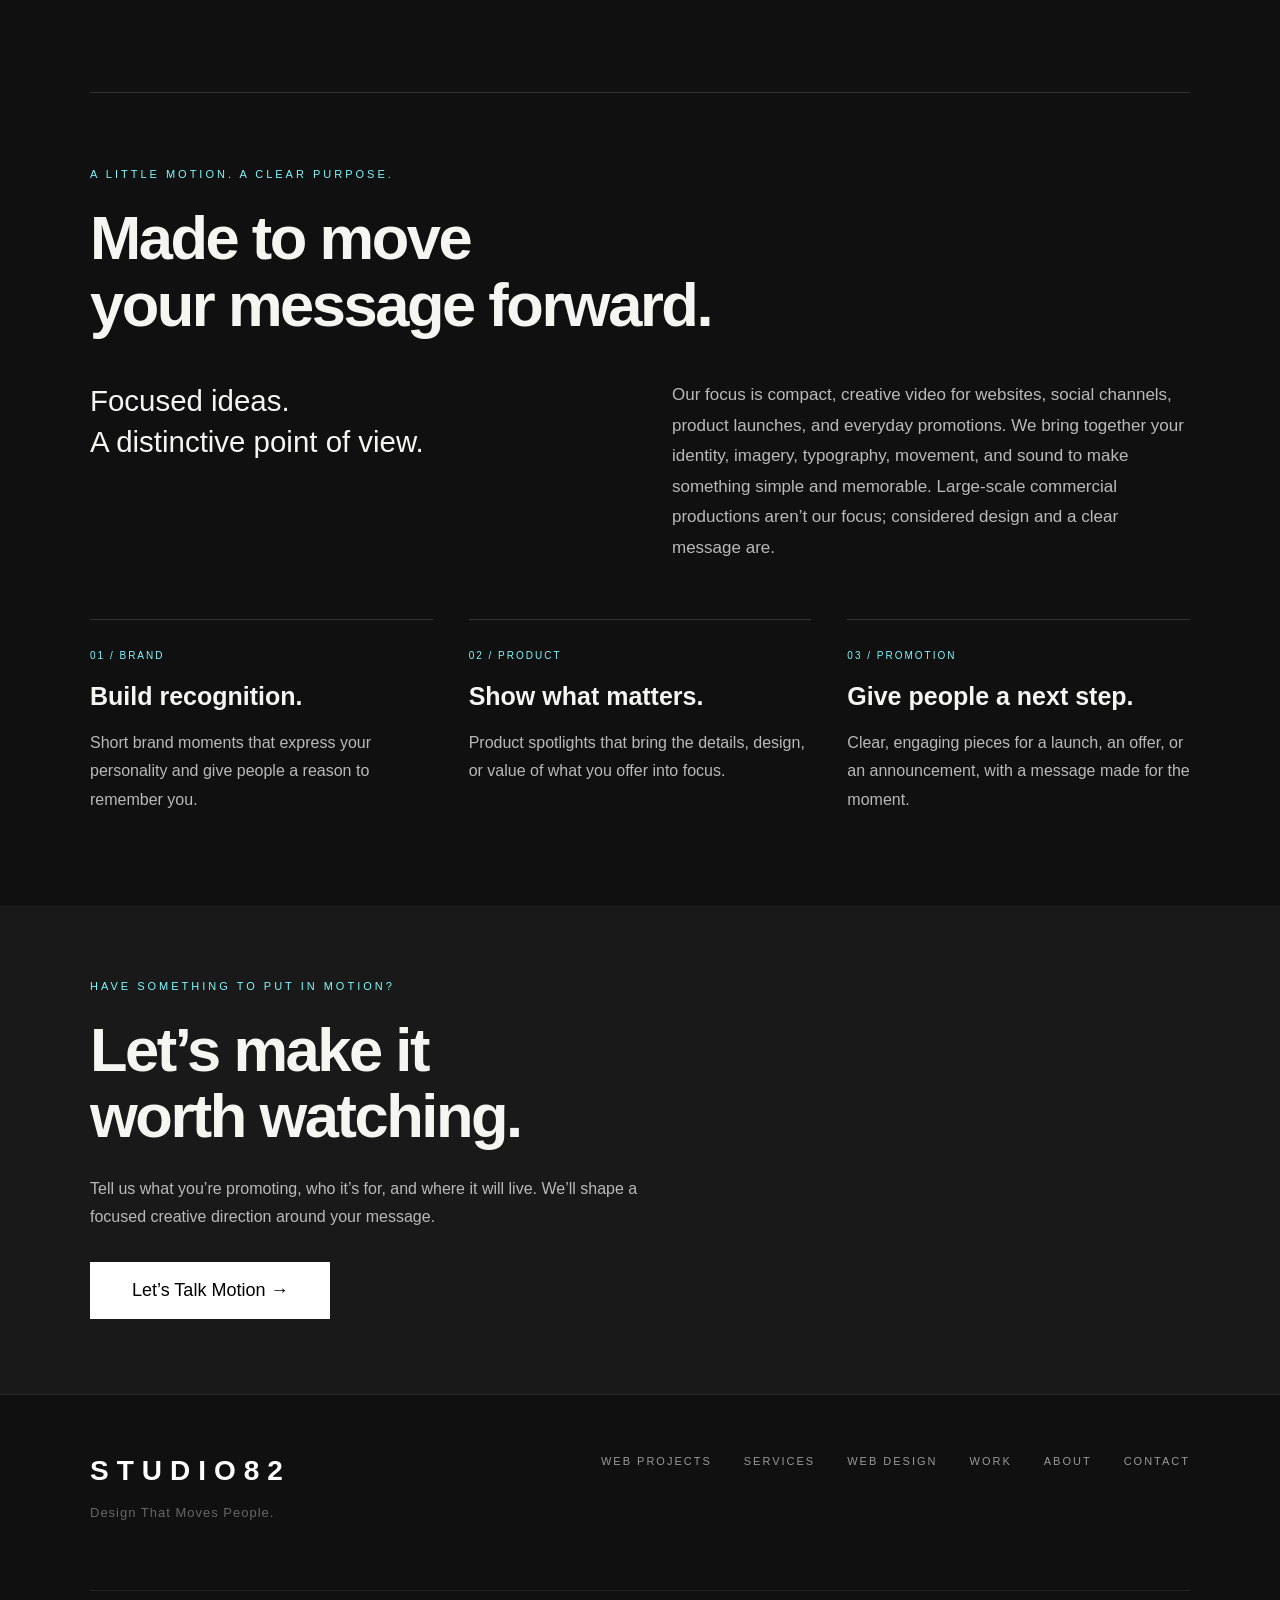
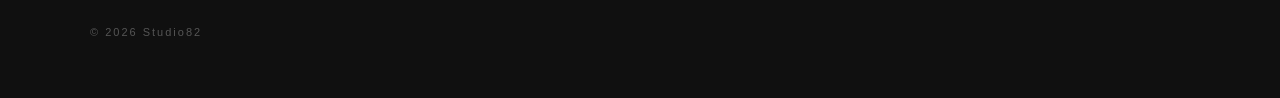
<file: motion.html>
<!DOCTYPE html><html lang="en"><head>
<meta charset="UTF-8"><meta name="viewport" content="width=device-width, initial-scale=1.0">
<title>Motion — Simple Videos. Distinctive Ideas. | Studio82</title>
<meta name="description" content="Studio82 creates short, design-led videos for brands, products, and promotions. Explore our motion work: simple ideas, purposeful movement, and a distinctive creative point of view.">
<link rel="canonical" href="https://www.studio82.net/motion.html">
<meta property="og:title" content="Motion | Studio82"><meta property="og:description" content="Simple videos. Distinctive ideas. Motion for brands, products, and promotions."><meta property="og:type" content="website"><meta property="og:url" content="https://www.studio82.net/motion.html"><meta property="og:image" content="https://www.studio82.net/images/ember-motion-poster.jpg"><meta name="twitter:card" content="summary_large_image">
<link rel="stylesheet" href="style.css?v=launch-20261016"><link rel="stylesheet" href="launch.css?v=motion-20261019"><link rel="stylesheet" href="motion.css">
</head><body class="motion-page"><a class="skip-link" href="#main-content">Skip to content</a><header>


        <a
            href="index.html"
            class="logo"
        >
            STUDIO82
        </a>


        <nav aria-label="Main navigation">

            <a href="index.html">
                Home
            </a>

            <a href="index.html#services">
                Services
            </a>
<a href="index.html#web-design">Web Design</a>

            <a href="index.html#work">
                Work
            </a>

            <a href="about.html">
                About
            </a>

            <a href="contact.html">
                Contact
            </a>

        </nav>


    </header>

<main id="main-content">
<section class="motion-hero container"><p class="eyebrow">STUDIO82 / MOTION</p><h1>Small films.<br><span>Clear impact.</span></h1><div class="motion-intro"><p class="motion-lead">Your brand. Your product. Your next promotion.<br>One idea worth watching.</p><p>We create short, design-led videos that help people notice what you offer, understand its character, and take the next step. Thoughtful visuals, purposeful movement, and a little unexpected creativity. That’s motion, the Studio82 way.</p></div></section>
<section class="motion-work container" aria-labelledby="motion-work-title"><div class="motion-section-heading"><div><p class="eyebrow">THE WORK</p><h2 id="motion-work-title">Ideas in motion.</h2></div><p>Select a film to watch. More work is on the way.</p></div><div class="motion-grid"><button class="motion-tile motion-play" type="button" data-video="videos/studio82-ember.mp4" data-title="EMBER IN MOTION" data-poster="images/ember-motion-poster.jpg" aria-haspopup="dialog">
    <span class="motion-art"><img src="images/ember-motion-poster.jpg" alt="EMBER coffee packaging in dark roast orange and decaf blue" width="1920" height="1080"><span class="motion-play-icon" aria-hidden="true">▶</span><span class="motion-duration">00:10</span></span>
    <span class="motion-tile-copy"><span class="motion-kicker">01 / BRAND CONCEPT</span><span class="motion-title">EMBER IN MOTION</span><span class="motion-caption">Coffee built around ritual.</span><span class="motion-action">Watch film ↗</span></span>
</button><article class="motion-tile motion-soon" aria-label="Brand Stories — coming soon"><div class="motion-art"><span class="motion-placeholder-number" aria-hidden="true">02</span><span class="motion-status">COMING SOON</span></div><div class="motion-tile-copy"><p class="motion-kicker">02 / BRAND STORIES</p><h3 class="motion-title">COMING SOON</h3><p class="motion-caption">A new idea is taking shape.</p></div></article><article class="motion-tile motion-soon" aria-label="Product Spotlights — coming soon"><div class="motion-art"><span class="motion-placeholder-number" aria-hidden="true">03</span><span class="motion-status">COMING SOON</span></div><div class="motion-tile-copy"><p class="motion-kicker">03 / PRODUCT SPOTLIGHTS</p><h3 class="motion-title">COMING SOON</h3><p class="motion-caption">A new idea is taking shape.</p></div></article><article class="motion-tile motion-soon" aria-label="Promotions — coming soon"><div class="motion-art"><span class="motion-placeholder-number" aria-hidden="true">04</span><span class="motion-status">COMING SOON</span></div><div class="motion-tile-copy"><p class="motion-kicker">04 / PROMOTIONS</p><h3 class="motion-title">COMING SOON</h3><p class="motion-caption">A new idea is taking shape.</p></div></article><article class="motion-tile motion-soon" aria-label="Social Content — coming soon"><div class="motion-art"><span class="motion-placeholder-number" aria-hidden="true">05</span><span class="motion-status">COMING SOON</span></div><div class="motion-tile-copy"><p class="motion-kicker">05 / SOCIAL CONTENT</p><h3 class="motion-title">COMING SOON</h3><p class="motion-caption">A new idea is taking shape.</p></div></article><article class="motion-tile motion-soon" aria-label="Creative Experiments — coming soon"><div class="motion-art"><span class="motion-placeholder-number" aria-hidden="true">06</span><span class="motion-status">COMING SOON</span></div><div class="motion-tile-copy"><p class="motion-kicker">06 / CREATIVE EXPERIMENTS</p><h3 class="motion-title">COMING SOON</h3><p class="motion-caption">A new idea is taking shape.</p></div></article></div></section>
<section class="motion-approach container" aria-labelledby="motion-approach-title"><p class="eyebrow">A LITTLE MOTION. A CLEAR PURPOSE.</p><h2 id="motion-approach-title">Made to move<br>your message forward.</h2><div class="motion-intro"><p class="motion-lead">Focused ideas.<br>A distinctive point of view.</p><p>Our focus is compact, creative video for websites, social channels, product launches, and everyday promotions. We bring together your identity, imagery, typography, movement, and sound to make something simple and memorable. Large-scale commercial productions aren’t our focus; considered design and a clear message are.</p></div><div class="motion-services"><article><span>01 / BRAND</span><h3>Build recognition.</h3><p>Short brand moments that express your personality and give people a reason to remember you.</p></article><article><span>02 / PRODUCT</span><h3>Show what matters.</h3><p>Product spotlights that bring the details, design, or value of what you offer into focus.</p></article><article><span>03 / PROMOTION</span><h3>Give people a next step.</h3><p>Clear, engaging pieces for a launch, an offer, or an announcement, with a message made for the moment.</p></article></div></section>
<section class="motion-contact"><div class="container"><p class="eyebrow">HAVE SOMETHING TO PUT IN MOTION?</p><h2>Let’s make it<br>worth watching.</h2><p>Tell us what you’re promoting, who it’s for, and where it will live. We’ll shape a focused creative direction around your message.</p><a class="button" href="contact.html">Let’s Talk Motion →</a></div></section>
</main>
<dialog class="motion-dialog" aria-labelledby="motion-player-title"><div class="motion-player-heading"><h2 id="motion-player-title">EMBER IN MOTION</h2><button type="button" class="motion-close" aria-label="Close video">Close ×</button></div><video controls playsinline preload="none" aria-label="Motion film player"></video><div class="motion-player-bottom"><p>Brand concept by Studio82 · Music only, no dialogue.</p><button type="button" class="motion-pip" hidden>Picture-in-picture ↗</button></div><p class="motion-player-status" role="status"></p></dialog>
    <footer class="site-footer">

        <div class="container footer-layout">


            <div class="footer-brand">


                <a
                    href="index.html"
                    class="logo"
                >
                    STUDIO82
                </a>


                <p>
                    Design That Moves People.
                </p>


            </div>



            <div class="footer-links">
<a href="web-design.html">Web Projects</a>


                <a href="index.html#services">
                    Services
                </a>
<a href="index.html#web-design">Web Design</a>


                <a href="index.html#work">
                    Work
                </a>


                <a href="about.html">
                    About
                </a>


                <a href="contact.html">
                    Contact
                </a>


            </div>



            <p class="footer-copy">
                © 2026 Studio82
            </p>


        </div>

    </footer>
<script src="script.js?v=launch-20261016"></script><script src="motion.js"></script></body></html>
</file>
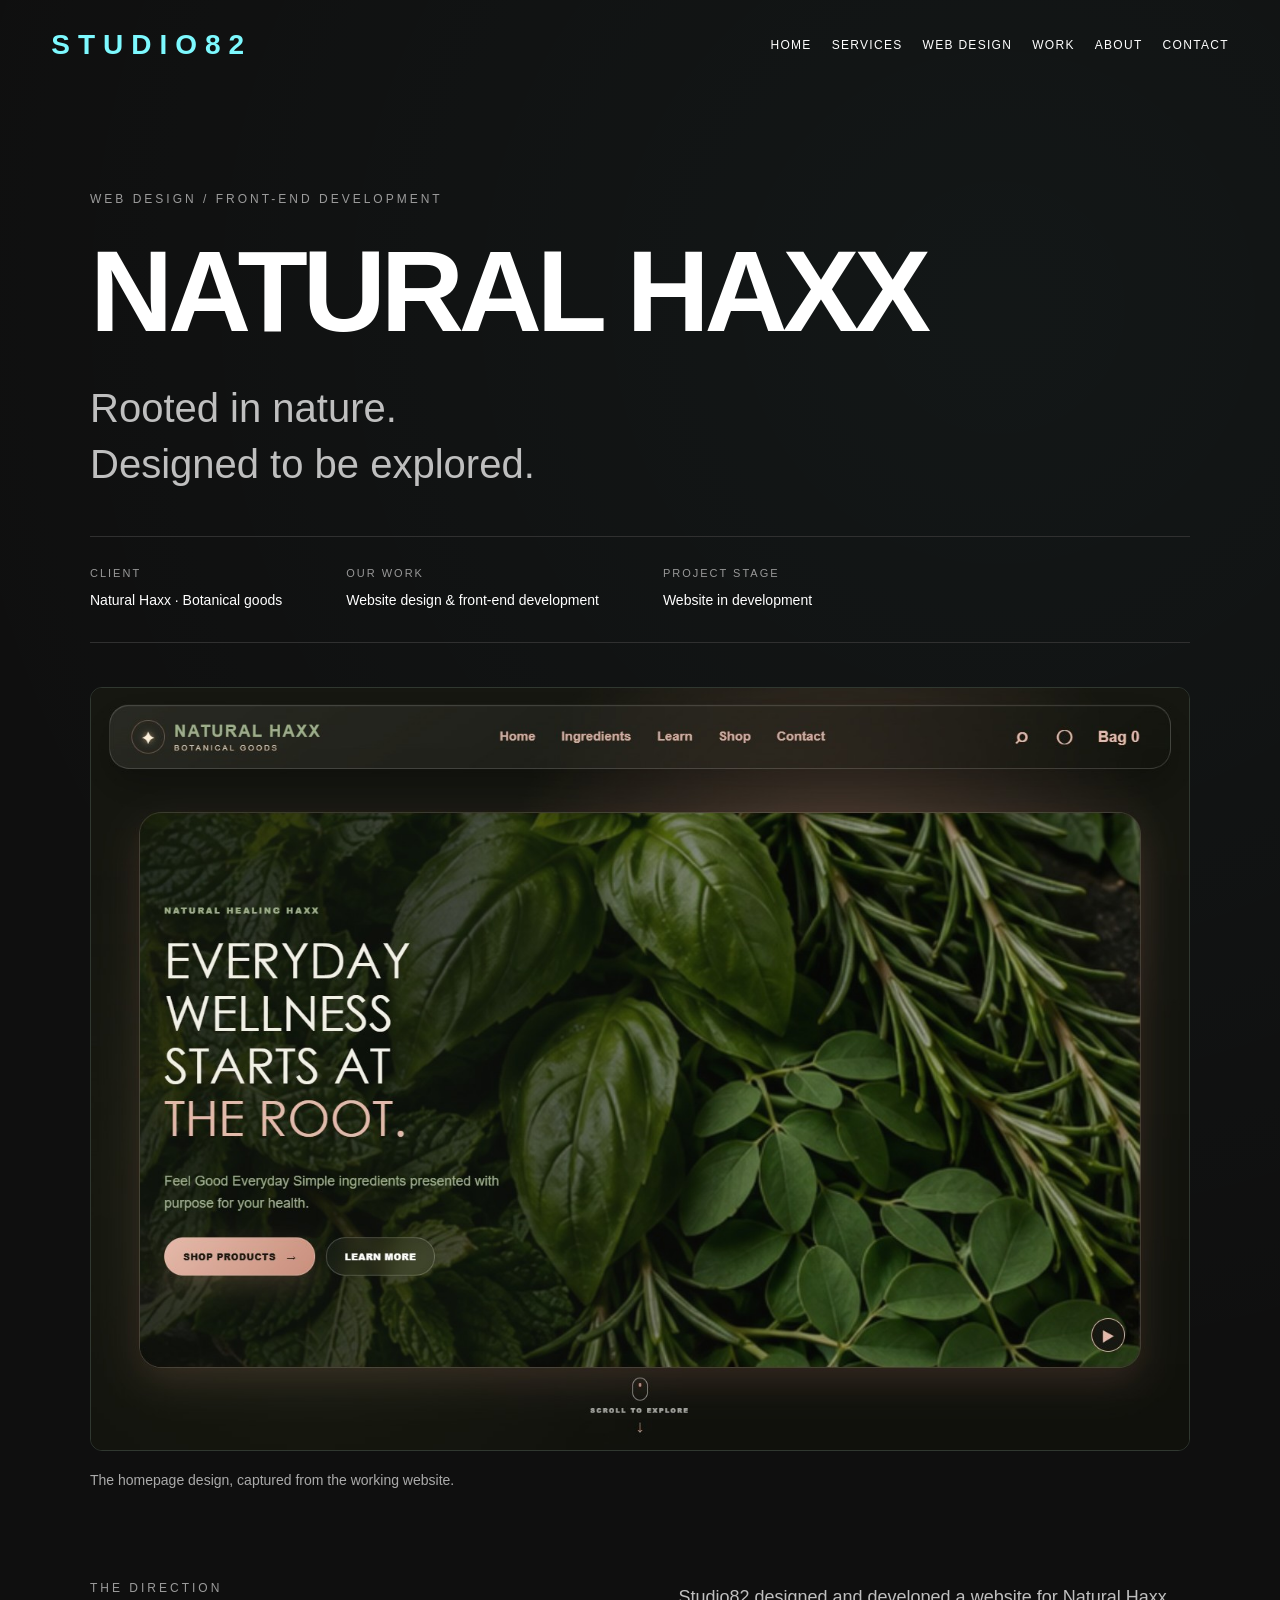
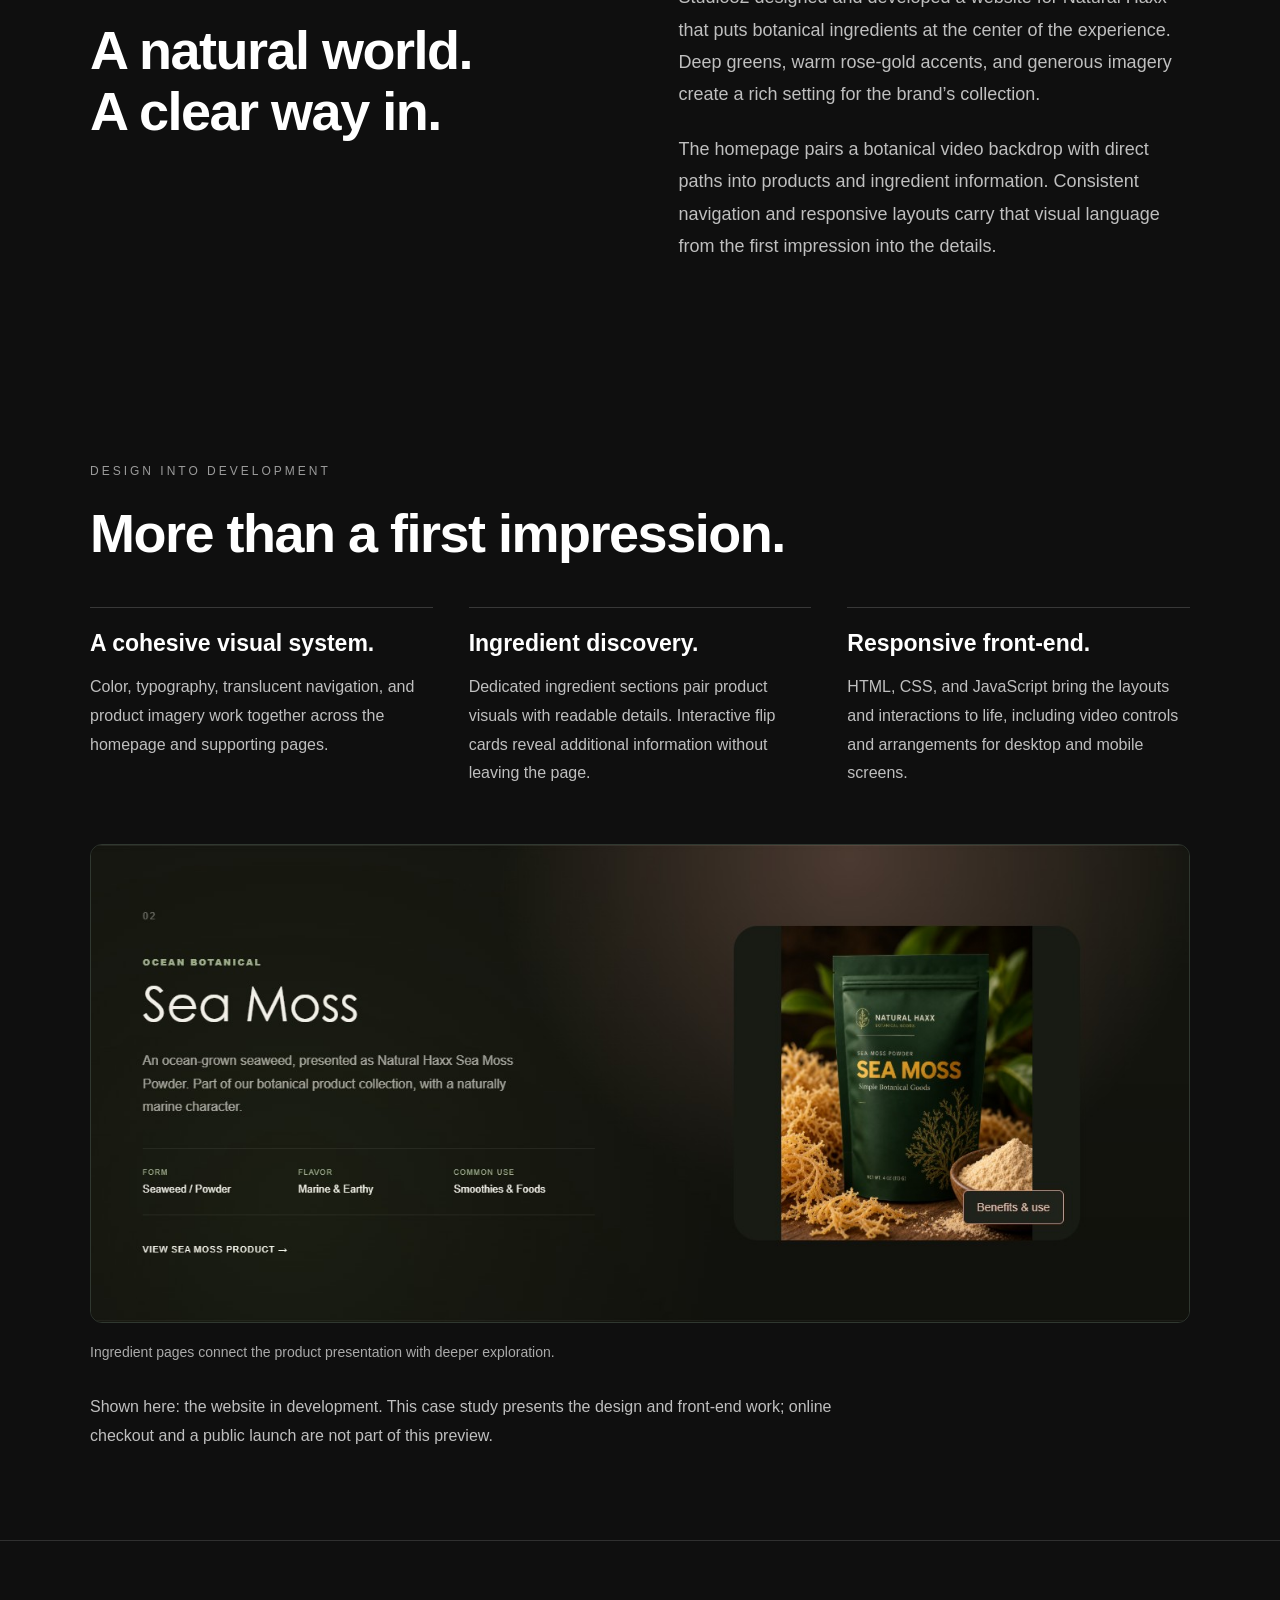
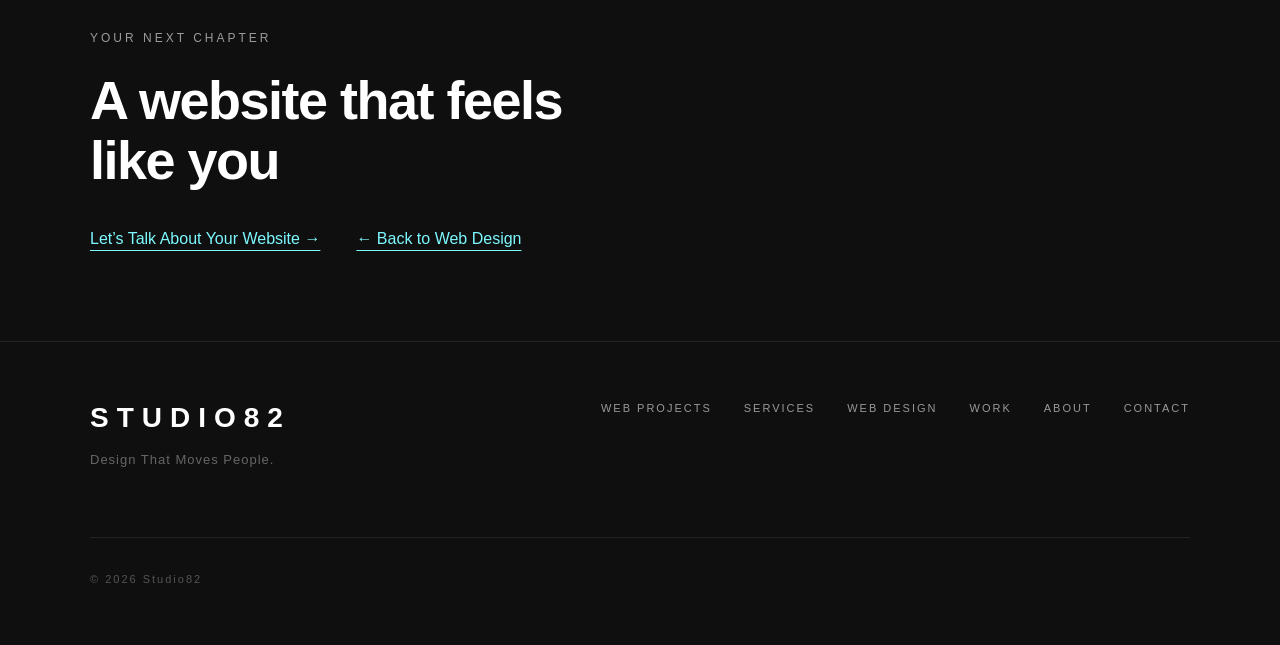
<file: natural-haxx.html>
<!DOCTYPE html>
<html lang="en">
<head>
    <meta charset="UTF-8">
    <meta name="viewport" content="width=device-width, initial-scale=1.0">
    <title>Natural Haxx — Website Design &amp; Development | Studio82</title>
    <meta name="description" content="Studio82's website design and front-end development for Natural Haxx: botanical visual direction, responsive layouts, and interactive ingredient discovery.">
    <link rel="stylesheet" href="style.css?v=launch-20261016">
    <link rel="stylesheet" href="natural-haxx.css">
<link rel="canonical" href="https://www.studio82.net/natural-haxx.html">
<meta property="og:type" content="website">
<meta property="og:site_name" content="Studio82">
<meta property="og:title" content="Natural Haxx — Website Design &amp; Development | Studio82">
<meta property="og:description" content="Studio82's website design and front-end development for Natural Haxx: botanical visual direction, responsive layouts, and interactive ingredient discovery.">
<meta property="og:url" content="https://www.studio82.net/natural-haxx.html">
<meta property="og:image" content="https://www.studio82.net/images/studio82-home.jpg">
<meta name="twitter:card" content="summary_large_image">
<link rel="stylesheet" href="launch.css?v=20261016">
</head>
<body class="nh-page">
<a class="skip-link" href="#main-content">Skip to content</a>
    <header>


        <a
            href="index.html"
            class="logo"
        >
            STUDIO82
        </a>


        <nav aria-label="Main navigation">

            <a href="index.html">
                Home
            </a>

            <a href="index.html#services">
                Services
            </a>
<a href="index.html#web-design">Web Design</a>

            <a href="index.html#work">
                Work
            </a>

            <a href="about.html">
                About
            </a>

            <a href="contact.html">
                Contact
            </a>

        </nav>


    </header>
<main id="main-content">
    <section class="nh-hero container">
        <p class="eyebrow">WEB DESIGN / FRONT-END DEVELOPMENT</p>
        <h1>NATURAL HAXX</h1>
        <p class="nh-deck">Rooted in nature.<br>Designed to be explored.</p>
        <dl class="nh-meta">
            <div><dt>CLIENT</dt><dd>Natural Haxx · Botanical goods</dd></div>
            <div><dt>OUR WORK</dt><dd>Website design &amp; front-end development</dd></div>
            <div><dt>PROJECT STAGE</dt><dd>Website in development</dd></div>
        </dl>
        <figure class="nh-screen">
            <img src="images/natural-haxx-home.jpg" alt="Natural Haxx homepage featuring an immersive botanical backdrop, sage green type, and rose-gold calls to action" width="1440" height="1000">
            <figcaption>The homepage design, captured from the working website.</figcaption>
        </figure>
    </section>
    <section class="nh-section container nh-split" aria-labelledby="nh-direction">
        <div><p class="eyebrow">THE DIRECTION</p><h2 id="nh-direction">A natural world.<br>A clear way in.</h2></div>
        <div class="nh-copy">
            <p>Studio82 designed and developed a website for Natural Haxx that puts botanical ingredients at the center of the experience. Deep greens, warm rose-gold accents, and generous imagery create a rich setting for the brand’s collection.</p>
            <p>The homepage pairs a botanical video backdrop with direct paths into products and ingredient information. Consistent navigation and responsive layouts carry that visual language from the first impression into the details.</p>
        </div>
    </section>
    <section class="nh-section container" aria-labelledby="nh-built">
        <p class="eyebrow">DESIGN INTO DEVELOPMENT</p><h2 id="nh-built">More than a first impression.</h2>
        <div class="nh-details">
            <article><h3>A cohesive visual system.</h3><p>Color, typography, translucent navigation, and product imagery work together across the homepage and supporting pages.</p></article>
            <article><h3>Ingredient discovery.</h3><p>Dedicated ingredient sections pair product visuals with readable details. Interactive flip cards reveal additional information without leaving the page.</p></article>
            <article><h3>Responsive front-end.</h3><p>HTML, CSS, and JavaScript bring the layouts and interactions to life, including video controls and arrangements for desktop and mobile screens.</p></article>
        </div>
        <figure class="nh-screen">
            <img src="images/natural-haxx-ingredients-spaced.jpg" alt="Natural Haxx Sea Moss ingredient section, with product packaging, descriptive details, and a Benefits and use flip-card control" width="1360" height="595" loading="lazy">
            <figcaption>Ingredient pages connect the product presentation with deeper exploration.</figcaption>
        </figure>
        <p class="nh-status">Shown here: the website in development. This case study presents the design and front-end work; online checkout and a public launch are not part of this preview.</p>
    </section>
    <section class="nh-section nh-close">
        <div class="container"><p class="eyebrow">YOUR NEXT CHAPTER</p><h2>A website that feels<br>like you</h2>
        <div class="nh-links"><a href="contact.html">Let’s Talk About Your Website →</a><a href="web-design.html">← Back to Web Design</a></div></div>
    </section>
</main>
    <footer class="site-footer">

        <div class="container footer-layout">


            <div class="footer-brand">


                <a
                    href="index.html"
                    class="logo"
                >
                    STUDIO82
                </a>


                <p>
                    Design That Moves People.
                </p>


            </div>



            <div class="footer-links">
<a href="web-design.html">Web Projects</a>


                <a href="index.html#services">
                    Services
                </a>
<a href="index.html#web-design">Web Design</a>


                <a href="index.html#work">
                    Work
                </a>


                <a href="about.html">
                    About
                </a>


                <a href="contact.html">
                    Contact
                </a>


            </div>



            <p class="footer-copy">
                © 2026 Studio82
            </p>


        </div>

    </footer>
<script src="script.js?v=launch-20261016"></script>
</body>
</html>
</file>
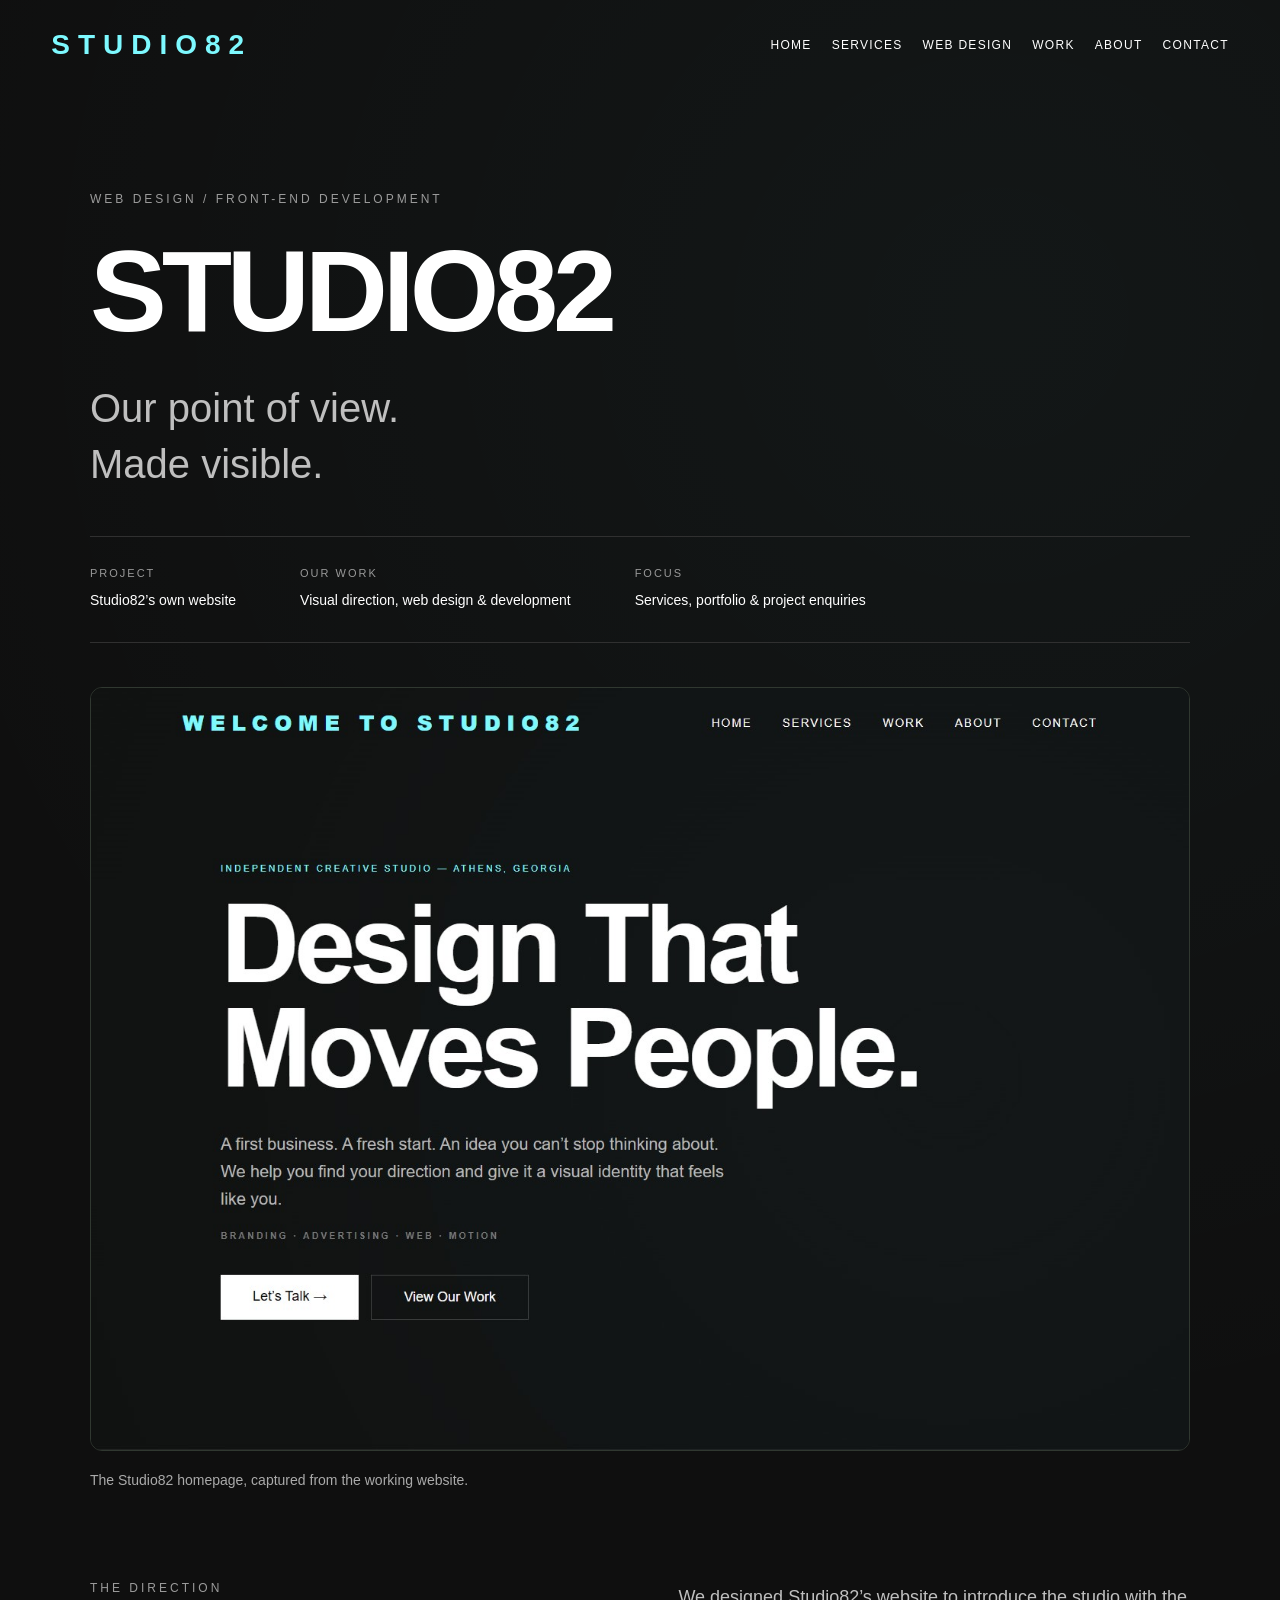
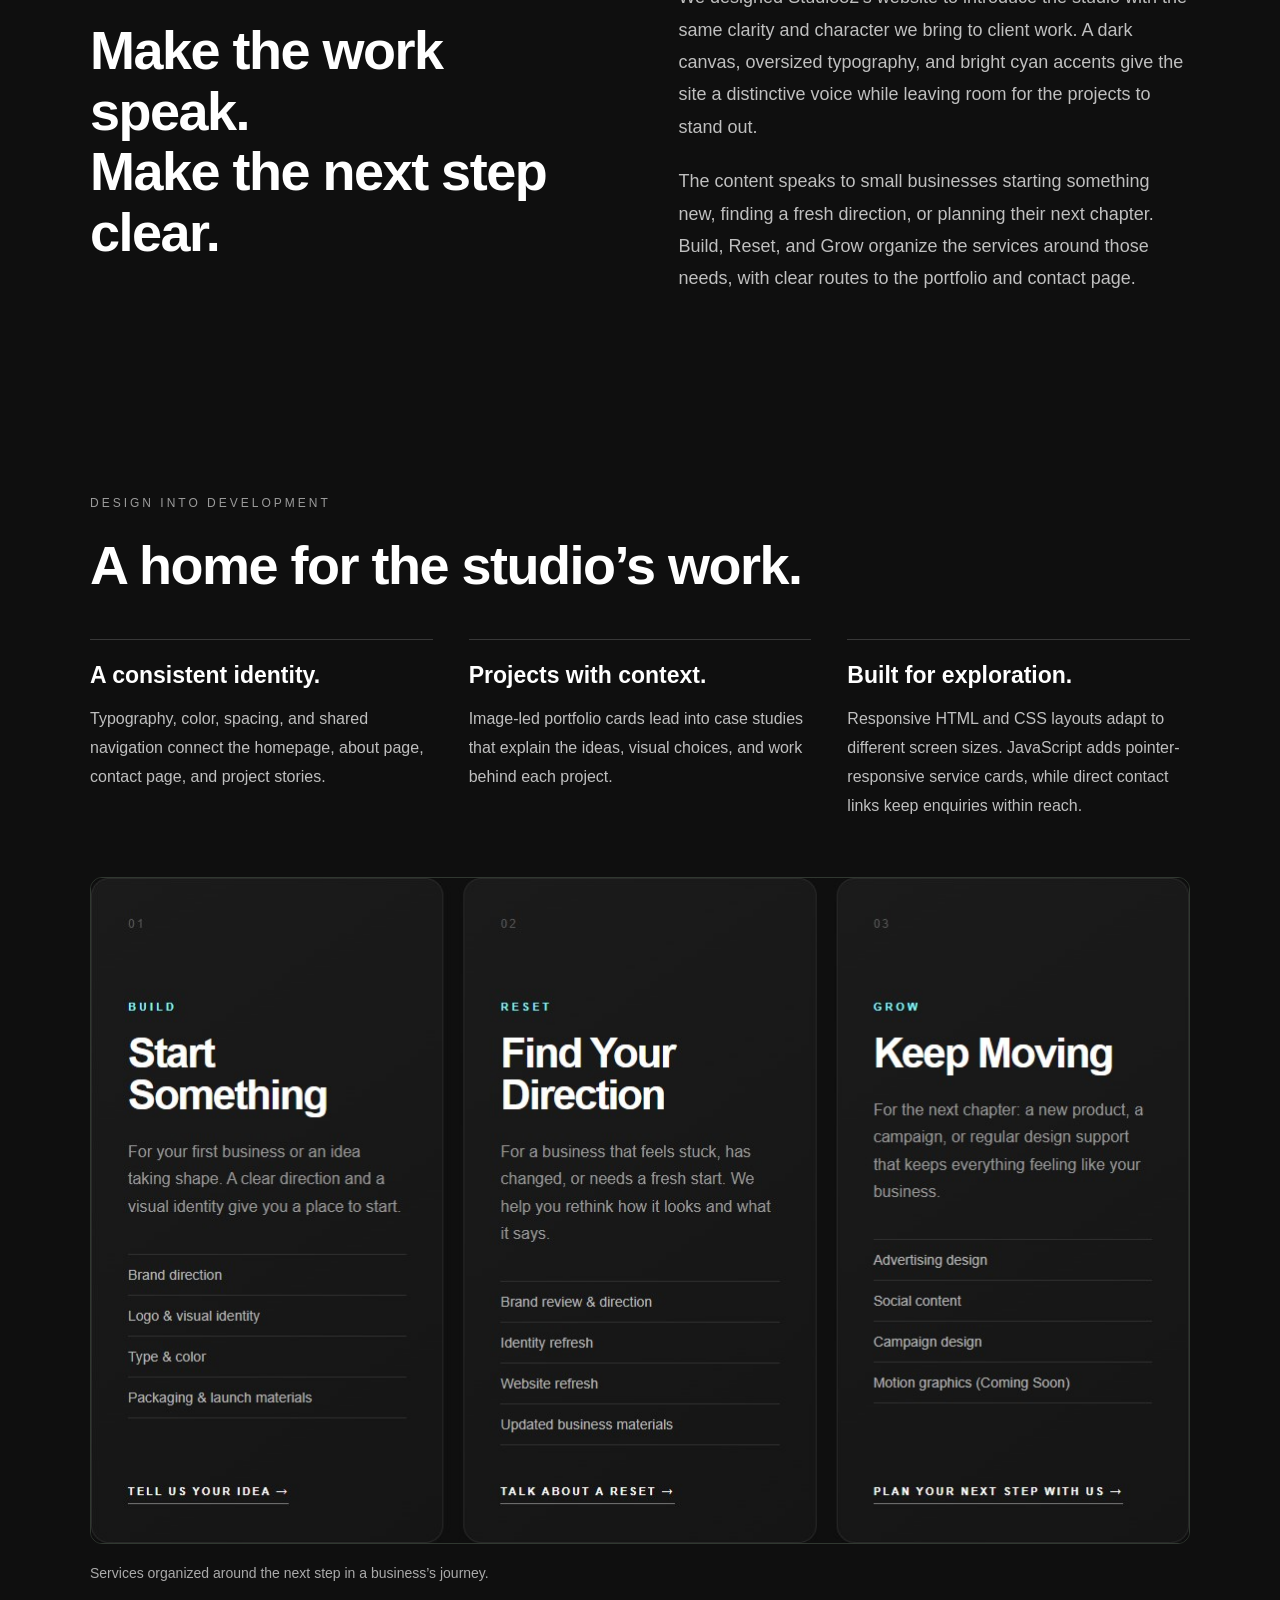
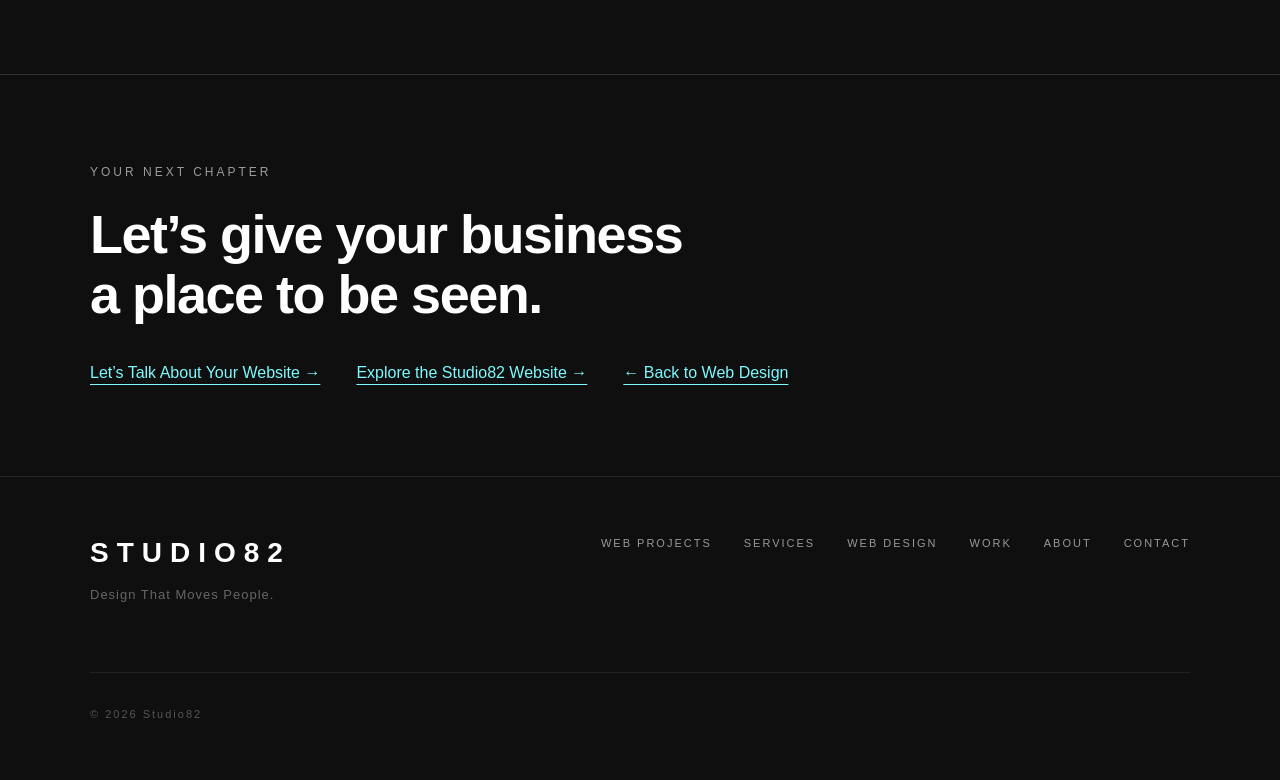
<file: studio82-website.html>
<!DOCTYPE html>
<html lang="en">
<head>
    <meta charset="UTF-8">
    <meta name="viewport" content="width=device-width, initial-scale=1.0">
    <title>Studio82 — Our Website | Studio82</title>
    <meta name="description" content="A look at Studio82's own website: bold visual direction, service-led navigation, project case studies, and responsive front-end development.">
    <link rel="stylesheet" href="style.css?v=launch-20261016">
    <link rel="stylesheet" href="natural-haxx.css">
<link rel="canonical" href="https://www.studio82.net/studio82-website.html">
<meta property="og:type" content="website">
<meta property="og:site_name" content="Studio82">
<meta property="og:title" content="Studio82 — Our Website | Studio82">
<meta property="og:description" content="A look at Studio82's own website: bold visual direction, service-led navigation, project case studies, and responsive front-end development.">
<meta property="og:url" content="https://www.studio82.net/studio82-website.html">
<meta property="og:image" content="https://www.studio82.net/images/studio82-home.jpg">
<meta name="twitter:card" content="summary_large_image">
<link rel="stylesheet" href="launch.css?v=20261016">
</head>
<body class="nh-page">
<a class="skip-link" href="#main-content">Skip to content</a>
    <header>


        <a
            href="index.html"
            class="logo"
        >
            STUDIO82
        </a>


        <nav aria-label="Main navigation">

            <a href="index.html">
                Home
            </a>

            <a href="index.html#services">
                Services
            </a>
<a href="index.html#web-design">Web Design</a>

            <a href="index.html#work">
                Work
            </a>

            <a href="about.html">
                About
            </a>

            <a href="contact.html">
                Contact
            </a>

        </nav>


    </header>
<main id="main-content">
    <section class="nh-hero container">
        <p class="eyebrow">WEB DESIGN / FRONT-END DEVELOPMENT</p>
        <h1>STUDIO82</h1>
        <p class="nh-deck">Our point of view.<br>Made visible.</p>
        <dl class="nh-meta">
            <div><dt>PROJECT</dt><dd>Studio82’s own website</dd></div>
            <div><dt>OUR WORK</dt><dd>Visual direction, web design &amp; development</dd></div>
            <div><dt>FOCUS</dt><dd>Services, portfolio &amp; project enquiries</dd></div>
        </dl>
        <figure class="nh-screen">
            <img src="images/studio82-home.jpg" alt="Studio82 homepage: Design That Moves People, with a dark background, bold typography, and cyan details" width="1440" height="1000">
            <figcaption>The Studio82 homepage, captured from the working website.</figcaption>
        </figure>
    </section>
    <section class="nh-section container nh-split" aria-labelledby="studio-direction">
        <div><p class="eyebrow">THE DIRECTION</p><h2 id="studio-direction">Make the work speak.<br>Make the next step clear.</h2></div>
        <div class="nh-copy">
            <p>We designed Studio82’s website to introduce the studio with the same clarity and character we bring to client work. A dark canvas, oversized typography, and bright cyan accents give the site a distinctive voice while leaving room for the projects to stand out.</p>
            <p>The content speaks to small businesses starting something new, finding a fresh direction, or planning their next chapter. Build, Reset, and Grow organize the services around those needs, with clear routes to the portfolio and contact page.</p>
        </div>
    </section>
    <section class="nh-section container" aria-labelledby="studio-built">
        <p class="eyebrow">DESIGN INTO DEVELOPMENT</p><h2 id="studio-built">A home for the studio’s work.</h2>
        <div class="nh-details">
            <article><h3>A consistent identity.</h3><p>Typography, color, spacing, and shared navigation connect the homepage, about page, contact page, and project stories.</p></article>
            <article><h3>Projects with context.</h3><p>Image-led portfolio cards lead into case studies that explain the ideas, visual choices, and work behind each project.</p></article>
            <article><h3>Built for exploration.</h3><p>Responsive HTML and CSS layouts adapt to different screen sizes. JavaScript adds pointer-responsive service cards, while direct contact links keep enquiries within reach.</p></article>
        </div>
        <figure class="nh-screen">
            <img src="images/studio82-services.jpg" alt="Studio82 Build, Reset, and Grow service cards for starting a business, finding direction, and ongoing design support" loading="lazy">
            <figcaption>Services organized around the next step in a business’s journey.</figcaption>
        </figure>
    </section>
    <section class="nh-section nh-close">
        <div class="container"><p class="eyebrow">YOUR NEXT CHAPTER</p><h2>Let’s give your business<br>a place to be seen.</h2>
        <div class="nh-links"><a href="contact.html">Let’s Talk About Your Website →</a><a href="index.html">Explore the Studio82 Website →</a><a href="web-design.html">← Back to Web Design</a></div></div>
    </section>
</main>
    <footer class="site-footer">

        <div class="container footer-layout">


            <div class="footer-brand">


                <a
                    href="index.html"
                    class="logo"
                >
                    STUDIO82
                </a>


                <p>
                    Design That Moves People.
                </p>


            </div>



            <div class="footer-links">
<a href="web-design.html">Web Projects</a>


                <a href="index.html#services">
                    Services
                </a>
<a href="index.html#web-design">Web Design</a>


                <a href="index.html#work">
                    Work
                </a>


                <a href="about.html">
                    About
                </a>


                <a href="contact.html">
                    Contact
                </a>


            </div>



            <p class="footer-copy">
                © 2026 Studio82
            </p>


        </div>

    </footer>
<script src="script.js?v=launch-20261016"></script>
</body>
</html>
</file>
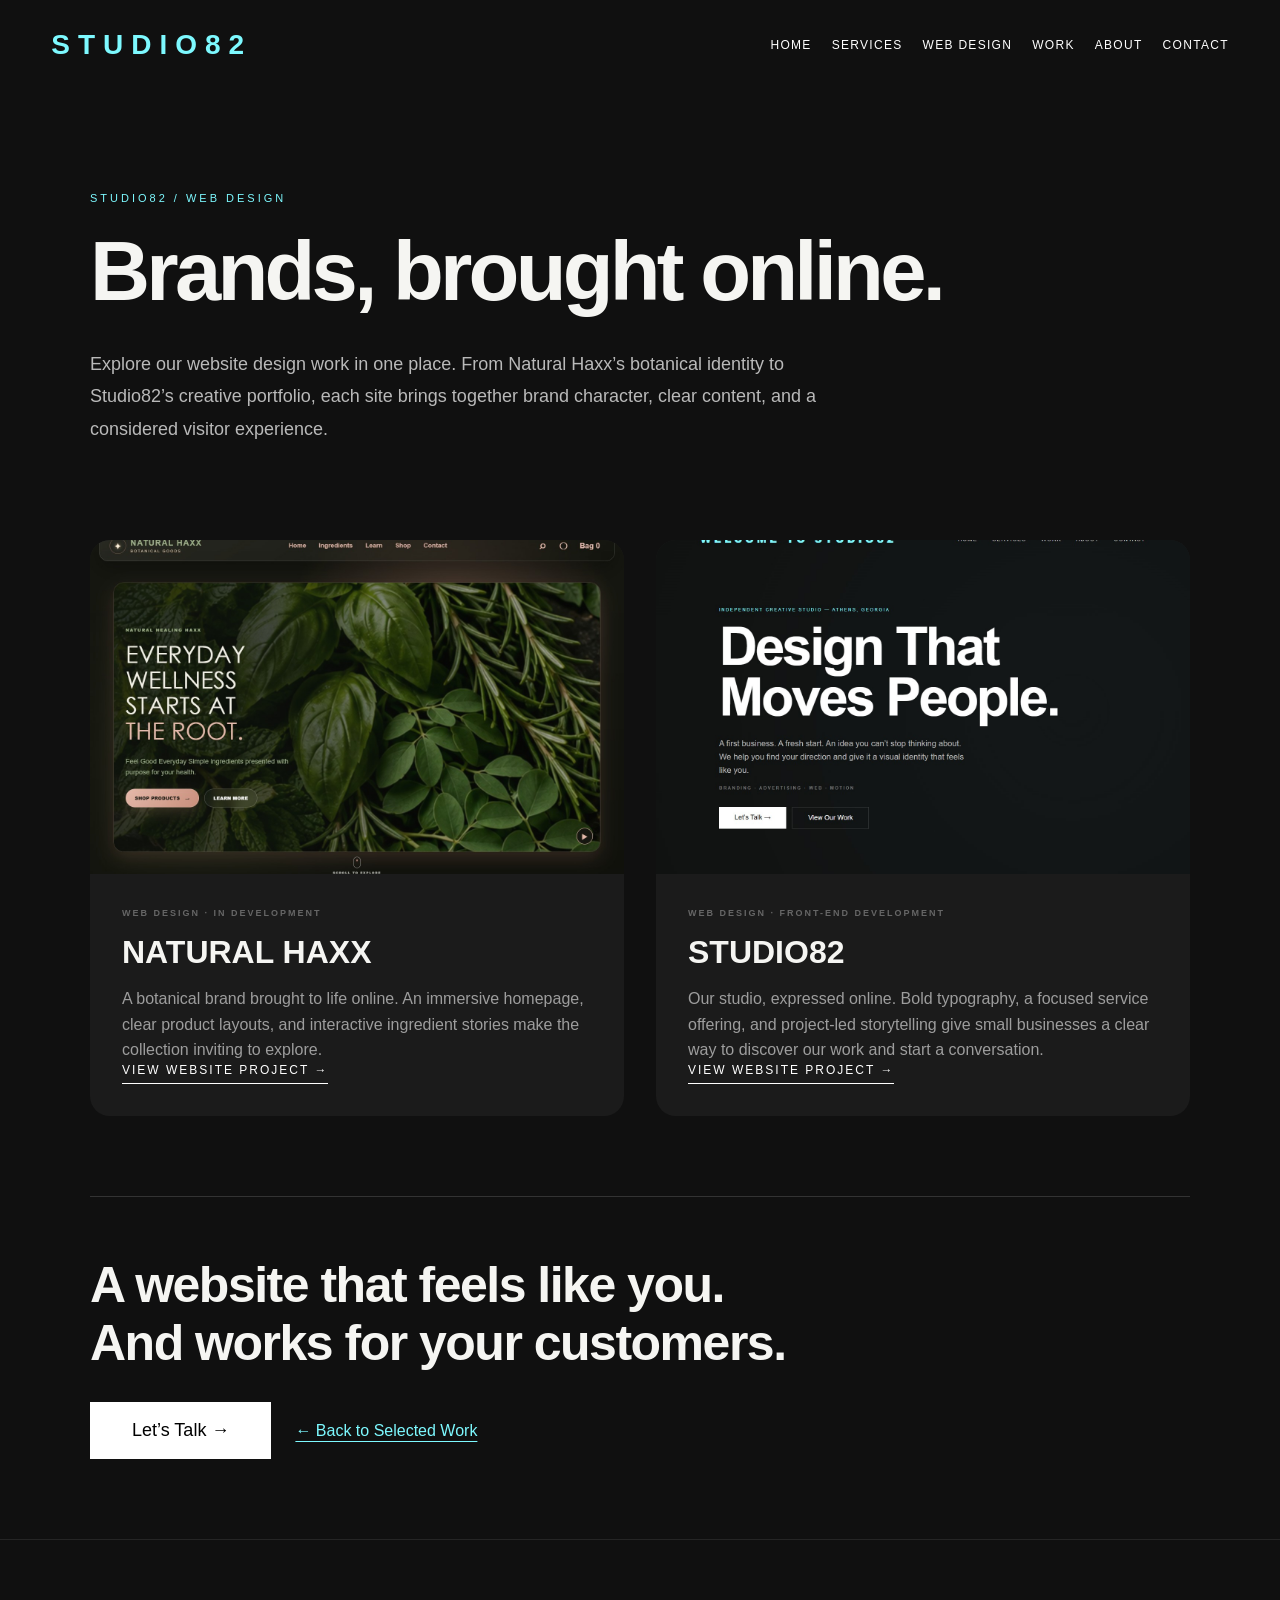
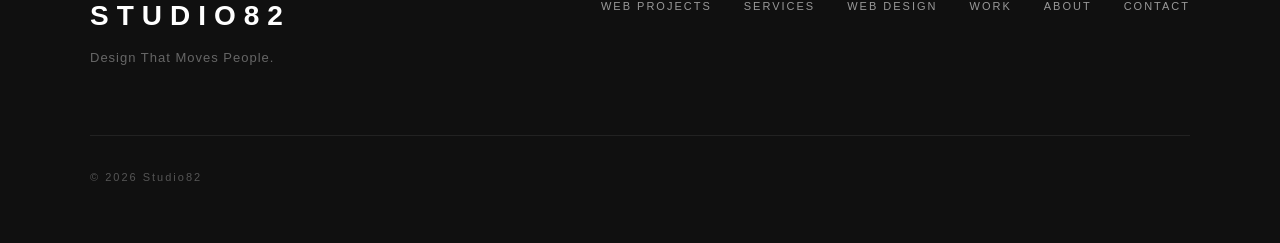
<file: web-design.html>
<!DOCTYPE html><html lang="en"><head><meta charset="UTF-8"><meta name="viewport" content="width=device-width,initial-scale=1"><title>Web Design | Studio82</title><meta name="description" content="Explore our website design work in one place. From Natural Haxx’s botanical identity to Studio82’s creative portfolio, each site brings together brand character, clear content, and a considered visitor experience."><link rel="canonical" href="https://www.studio82.net/web-design.html"><meta property="og:title" content="Web Design | Studio82"><meta property="og:description" content="Explore our website design work in one place. From Natural Haxx’s botanical identity to Studio82’s creative portfolio, each site brings together brand character, clear content, and a considered visitor experience."><meta property="og:type" content="website"><meta property="og:url" content="https://www.studio82.net/web-design.html"><link rel="stylesheet" href="style.css?v=launch-20261016"><link rel="stylesheet" href="launch.css?v=20261016"><link rel="stylesheet" href="portfolio.css"></head><body class="portfolio-page"><a class="skip-link" href="#main-content">Skip to content</a><header>


        <a
            href="index.html"
            class="logo"
        >
            STUDIO82
        </a>


        <nav aria-label="Main navigation">

            <a href="index.html">
                Home
            </a>

            <a href="index.html#services">
                Services
            </a>
<a href="index.html#web-design">Web Design</a>

            <a href="index.html#work">
                Work
            </a>

            <a href="about.html">
                About
            </a>

            <a href="contact.html">
                Contact
            </a>

        </nav>


    </header>
<main id="main-content"><section class="portfolio-intro container"><p class="eyebrow">STUDIO82 / WEB DESIGN</p><h1>Brands, brought online.</h1><p class="portfolio-deck">Explore our website design work in one place. From Natural Haxx’s botanical identity to Studio82’s creative portfolio, each site brings together brand character, clear content, and a considered visitor experience.</p></section><section class="portfolio-collection container" aria-label="Web Design projects"><div class="projects portfolio-projects"><article class="card project-card website-project-card natural-haxx-card">
                        <div class="project-card-image">
                            <a href="natural-haxx.html"><img src="images/natural-haxx-home.jpg" alt="Natural Haxx website: botanical imagery, sage green lettering, and rose-gold details" width="1440" height="1000" loading="lazy"></a>
                        </div>
                        <div class="project-card-content">
                            <p class="project-type">WEB DESIGN · IN DEVELOPMENT</p>
                            <h3>NATURAL HAXX</h3>
                            <p>A botanical brand brought to life online. An immersive homepage, clear product layouts, and interactive ingredient stories make the collection inviting to explore.</p>
                            <a href="natural-haxx.html" class="project-card-link">View Website Project →</a>
                        </div>
                    </article><article class="card project-card website-project-card studio82-card">
                        <div class="project-card-image">
                            <a href="studio82-website.html"><img src="images/studio82-home.jpg" alt="Studio82 website homepage with bold Design That Moves People typography and cyan accents" width="1440" height="1000" loading="lazy"></a>
                        </div>
                        <div class="project-card-content">
                            <p class="project-type">WEB DESIGN · FRONT-END DEVELOPMENT</p>
                            <h3>STUDIO82</h3>
                            <p>Our studio, expressed online. Bold typography, a focused service offering, and project-led storytelling give small businesses a clear way to discover our work and start a conversation.</p>
                            <a href="studio82-website.html" class="project-card-link">View Website Project →</a>
                        </div>
                    </article></div></section><section class="portfolio-cta container"><h2>A website that feels like you.<br>And works for your customers.</h2><div class="launch-actions"><a class="button" href="contact.html">Let’s Talk →</a><a href="index.html#work">← Back to Selected Work</a></div></section></main>    <footer class="site-footer">

        <div class="container footer-layout">


            <div class="footer-brand">


                <a
                    href="index.html"
                    class="logo"
                >
                    STUDIO82
                </a>


                <p>
                    Design That Moves People.
                </p>


            </div>



            <div class="footer-links">
<a href="web-design.html">Web Projects</a>


                <a href="index.html#services">
                    Services
                </a>
<a href="index.html#web-design">Web Design</a>


                <a href="index.html#work">
                    Work
                </a>


                <a href="about.html">
                    About
                </a>


                <a href="contact.html">
                    Contact
                </a>


            </div>



            <p class="footer-copy">
                © 2026 Studio82
            </p>


        </div>

    </footer>
<script src="script.js?v=launch-20261016"></script></body></html>
</file>
<file: style.css>
/* ==========================================================
   STUDIO82 — MAIN STYLESHEET
   ==========================================================
   THIS FILE CONTROLS HOW THE WHOLE WEBSITE LOOKS.
========================================================== */



/* ==========================================================
   1. RESET
   ==========================================================
   THIS REMOVES THE BROWSER'S DEFAULT SPACING.
========================================================== */

* {
    margin: 0;
    padding: 0;
    box-sizing: border-box;
}



/* ==========================================================
   2. BASIC WEBSITE SETTINGS
   ==========================================================
   BACKGROUND, TEXT COLOR, FONT, SMOOTH SCROLLING.
========================================================== */

html {
    scroll-behavior: smooth;
}

body {
    background: #0f0f0f;
    color: white;
    font-family: Arial, Helvetica, sans-serif;
}

a {
    color: inherit;
}



/* ==========================================================
   3. CONTAINER
   ==========================================================
   THIS KEEPS CONTENT FROM TOUCHING THE SIDES OF THE SCREEN.
========================================================== */

.container {
    width: min(1100px, 90%);
    margin: 0 auto;
}



/* ==========================================================
   4. HEADER
   ==========================================================
   THIS IS THE STUDIO82 LOGO + TOP MENU.
========================================================== */

header {
    width: min(1200px, 92%);
    height: 90px;
    margin: 0 auto;

    display: flex;
    justify-content: space-between;
    align-items: center;
}


/* STUDIO82 LOGO */

.logo {
    color: white;
    text-decoration: none;

    font-size: 28px;
    font-weight: 800;
    letter-spacing: 8px;
    text-transform: uppercase;

    cursor: pointer;
}


/* TOP MENU */

nav {
    display: flex;
    gap: 40px;
}

nav a {
    color: white;
    text-decoration: none;

    font-size: 15px;
    letter-spacing: 2px;
    text-transform: uppercase;

    transition: color 0.3s ease;
}

nav a:hover {
    color: #7df9ff;
}



/* ==========================================================
   5. LITTLE GRAY LABEL TEXT
   ==========================================================
   EXAMPLE:
   "CREATIVE STUDIO — ATHENS, GEORGIA"
   "FEATURED WORK"
========================================================== */

.eyebrow {
    margin-bottom: 25px;

    color: #9b9b9b;

    font-size: 12px;
    letter-spacing: 3px;
    text-transform: uppercase;
}



/* ==========================================================
   6. HOMEPAGE HERO
   ==========================================================
   THIS IS THE BIG:
   "DESIGNS THAT MOVE FORWARD."
========================================================== */

.hero {
    min-height: 90vh;

    display: flex;
    align-items: center;
}

.hero .container {
    text-align: left;
}

.hero h1 {
    max-width: 900px;
    margin-bottom: 30px;

    font-size: clamp(64px, 10vw, 150px);
    line-height: 0.88;
    letter-spacing: -5px;
}

.hero-copy {
    max-width: 700px;
    margin-bottom: 40px;

    color: #bfbfbf;

    font-size: 22px;
    line-height: 1.7;
}



/* ==========================================================
   7. HOMEPAGE BUTTONS
   ==========================================================
   PROJECTS + OUR PROCESS
========================================================== */

.hero-buttons {
    display: flex;
    gap: 20px;
}

.button,
button {
    display: inline-block;

    padding: 18px 42px;

    background: white;
    color: black;

    border: none;

    text-decoration: none;
    font-size: 18px;

    cursor: pointer;

    transition: transform 0.3s ease;
}

.button:hover,
button:hover {
    transform: translateY(-4px);
}


/* DARK SECOND BUTTON */

.secondary {
    background: transparent;
    color: white;

    border: 1px solid #444;
}

.secondary:hover {
    border-color: white;
}



/* ==========================================================
   8. FEATURED WORK AREA
   ==========================================================
   THIS HOLDS:
   EMBER + IMMERSA + MOTION
========================================================== */

.work {
    padding: 120px 0;
}



/* ==========================================================
   9. THE THREE PROJECT CARDS
   ==========================================================
   THIS BOX HOLDS ALL THREE CARDS.
========================================================== */

.projects {
    display: grid;

    grid-template-columns: repeat(3, 1fr);

    gap: 30px;

    margin-top: 40px;
}



/* ==========================================================
   10. ONE PROJECT CARD
   ==========================================================
   ALL THREE PROJECTS USE THIS SAME CARD.
========================================================== */

.card {
    background: #1b1b1b;

    border-radius: 20px;

    overflow: hidden;

    transition:
        transform 0.35s ease,
        background 0.35s ease;
}

.card:hover {
    transform: translateY(-5px);
    background: #262626;
}

.project-card {
    padding: 0;
}



/* ==========================================================
   11. TOP HALF OF PROJECT CARD
   ==========================================================
   THIS IS WHERE THE PROJECT PICTURE LIVES.
========================================================== */

.project-card-image {
    position: relative;

    aspect-ratio: 16 / 10;

    overflow: hidden;

    background: #141414;
}

.project-card-image img {
    width: 100%;
    height: 100%;

    display: block;

    object-fit: cover;

    transition:
        transform 0.6s ease,
        filter 0.6s ease;
}


/* IMAGE MOVES A LITTLE WHEN WE HOVER */

.project-card:hover .project-card-image img {
    transform: scale(1.04);
    filter: brightness(0.88);
}



/* ==========================================================
   12. BOTTOM HALF OF PROJECT CARD
   ==========================================================
   THIS IS WHERE THE PROJECT NAME + DESCRIPTION LIVE.
========================================================== */

.project-card-content {
    padding: 34px 38px 40px;
}

.project-card-content h3 {
    margin-bottom: 15px;

    font-size: 30px;
}

.project-card-content p {
    color: #9d9d9d;

    line-height: 1.6;
}



/* ==========================================================
   13. PROJECT CARD LINK
   ==========================================================
   EXAMPLE:
   "EXPLORE CAMPAIGN →"
========================================================== */

.project-card-link {
    display: inline-block;

    margin-top: 25px;
    padding-bottom: 6px;

    color: white;

    text-decoration: none;

    font-size: 12px;
    letter-spacing: 2px;
    text-transform: uppercase;

    border-bottom: 1px solid white;

    transition:
        color 0.3s ease,
        border-color 0.3s ease;
}

.project-card-link:hover {
    color: #7df9ff;
    border-color: #7df9ff;
}



/* ==========================================================
   14. EMBER CARD — SPECIAL IMAGE FIX
   ==========================================================
   IMPORTANT:
   EMBER IS STILL THE SAME CARD AS THE OTHER TWO.

   THIS ONLY FIXES THE BLUE BAG PNG BECAUSE THAT IMAGE HAS
   TRANSPARENT EMPTY SPACE AROUND THE BAG.
========================================================== */

.ember-card-image {
    background: #151515;
}


/* BLUE LIGHT BEHIND THE EMBER BAG */

.ember-card-image::before {
    content: "";

    position: absolute;

    top: 50%;
    left: 50%;

    width: 75%;
    aspect-ratio: 1;

    transform: translate(-50%, -50%);

    border-radius: 50%;

    background: radial-gradient(
        circle,
        rgba(59, 130, 246, 0.35) 0%,
        rgba(59, 130, 246, 0.12) 45%,
        transparent 70%
    );

    filter: blur(25px);
}


/* EMBER LINK FILLS THE IMAGE BOX */

.ember-card-image a {
    position: relative;
    z-index: 2;

    width: 100%;
    height: 100%;

    display: flex;
    justify-content: center;
    align-items: center;
}


/* MAKE THE BAG FIT INSIDE THE SAME BOX */

.ember-card-image img {
    object-fit: contain;

    transform: scale(1.55);
}


/* EMBER HOVER */

.project-card:hover .ember-card-image img {
    transform: scale(1.62);

    filter: brightness(0.95);
}



/* ==========================================================
   15. ABOUT PAGE
   ==========================================================
   EVERYTHING BELOW HERE CONTROLS ABOUT.HTML.
========================================================== */

.about-page {
    overflow: hidden;
}



/* ==========================================================
   16. ABOUT PAGE — BIG INTRO
========================================================== */

.about-hero {
    min-height: 70vh;

    display: flex;
    align-items: flex-end;

    padding: 80px 0;
}

.about-hero h1 {
    max-width: 1100px;
    margin-inline: auto;
    text-align: center;

    font-size: clamp(70px, 10vw, 150px);
    line-height: 0.86;
    letter-spacing: -6px;
}



/* ==========================================================
   17. ABOUT PAGE — INTRO WORDS
========================================================== */

.about-intro {
    padding: 140px 0;

    border-top: 1px solid #2d2d2d;
}

.about-grid {
    display: grid;

    grid-template-columns: 1fr 2fr;

    gap: 100px;
}

.about-label {
    color: #777;

    font-size: 12px;
    letter-spacing: 3px;
}

.about-intro .about-label {
    color: #7df9ff;
}

.about-copy {
    max-width: 750px;
}

.about-copy p {
    margin-bottom: 30px;

    color: #aaa;

    font-size: 21px;
    line-height: 1.7;
}

.about-copy .about-lead {
    color: white;

    font-size: 32px;
    line-height: 1.4;
}



/* ==========================================================
   18. ABOUT PAGE — PHILOSOPHY
========================================================== */

.about-philosophy {
    padding: 160px 0;

    border-top: 1px solid #2d2d2d;
}

.about-philosophy h2 {
    max-width: 1000px;

    font-size: clamp(50px, 8vw, 110px);
    line-height: 0.95;
    letter-spacing: -4px;
}



/* ==========================================================
   19. ABOUT PAGE — SERVICES
========================================================== */

.about-services {
    padding: 85px 0;

    border-top: 1px solid #2d2d2d;
}

.service-list {
    margin-top: 35px;
}

.service-row {
    display: grid;

    grid-template-columns: 80px 1fr;

    align-items: center;

    padding: 20px 0;

    border-top: 1px solid #333;
}

.service-row:last-child {
    border-bottom: 1px solid #333;
}

.service-row span {
    color: #666;

    font-size: 13px;
}

.service-row h3 {
    font-size: clamp(24px, 3.2vw, 42px);

    font-weight: 500;
}



/* ==========================================================
   20. ABOUT PAGE — CONTACT AREA
========================================================== */

.about-contact {
    padding: 160px 0;

    border-top: 1px solid #2d2d2d;
}

.about-contact h2 {
    margin-bottom: 50px;

    font-size: clamp(50px, 8vw, 100px);
    line-height: 0.95;
    letter-spacing: -4px;
}

.about-cta {
    color: white;

    text-decoration: none;

    font-size: 13px;
    letter-spacing: 2px;

    border-bottom: 1px solid white;

    padding-bottom: 8px;
}



/* ==========================================================
   21. END OF PAGE AREA
   ==========================================================
   THIS IS THE LARGE FINAL MESSAGE AT THE BOTTOM.
========================================================== */

.end-frame {
    padding: 180px 0 70px;

    border-top: 1px solid #2d2d2d;
}

.end-frame h2 {
    max-width: 1000px;

    margin: 40px 0;

    font-size: clamp(70px, 10vw, 150px);
    line-height: 0.86;
    letter-spacing: -6px;
}

.end-link {
    display: inline-block;

    color: white;

    text-decoration: none;
    letter-spacing: 2px;

    padding-bottom: 8px;

    border-bottom: 1px solid white;

    transition: 0.3s;
}

.end-link:hover {
    color: #7df9ff;
    border-color: #7df9ff;
}

.end-bottom {
    display: flex;
    justify-content: space-between;
    align-items: center;

    margin-top: 140px;
    padding-top: 40px;

    border-top: 1px solid #2d2d2d;
}

.end-logo {
    color: white;

    text-decoration: none;

    font-size: 22px;
    font-weight: 800;
    letter-spacing: 6px;
}

.end-bottom nav {
    display: flex;

    gap: 40px;
}

.end-bottom nav a {
    color: white;

    text-decoration: none;

    font-size: 13px;
    letter-spacing: 2px;
    text-transform: uppercase;
}

.end-bottom nav a:hover {
    color: #7df9ff;
}



/* ==========================================================
   22. EMBER CASE STUDY PAGE
   ==========================================================
   EVERYTHING BELOW HERE CONTROLS EMBER.HTML.
========================================================== */

.project-page {
    font-family: "Inter", sans-serif;
}

.project-page h1,
.project-page h2,
.project-page h3 {
    font-family: "Barlow Condensed", sans-serif;

    font-weight: 700;

    text-transform: uppercase;
}



/* ==========================================================
   23. EMBER PAGE — BIG TITLE
========================================================== */

.project-hero {
    padding: 100px 0 150px;
}

.project-hero h1 {
    margin-bottom: 35px;

    font-family: "Barlow Condensed", sans-serif;
    font-weight: 800;

    font-size: clamp(110px, 13vw, 190px);
    line-height: 0.76;
    letter-spacing: -4px;
}

.project-intro {
    max-width: 620px;

    color: #999;

    font-size: 19px;
    line-height: 1.6;
}



/* ==========================================================
   24. EMBER PAGE — THE IDEA
========================================================== */

.project-story {
    padding: 150px 0;

    border-top: 1px solid #2d2d2d;
}

.idea-grid {
    display: grid;

    grid-template-columns: 220px 1fr;

    gap: 80px;
}

.idea-sidebar {
    align-self: start;
}

.project-details {
    margin-top: 70px;
}

.detail-item {
    padding: 22px 0;

    border-top: 1px solid #2d2d2d;
}

.detail-item:last-child {
    border-bottom: 1px solid #2d2d2d;
}

.detail-item span {
    display: block;

    margin-bottom: 8px;

    color: #666;

    font-size: 11px;
    letter-spacing: 2px;
}

.detail-item p {
    color: #bbb;

    font-size: 15px;
    line-height: 1.6;
}

.idea-content h2 {
    margin-bottom: 60px;

    font-size: clamp(48px, 7vw, 90px);
    line-height: 0.94;
    letter-spacing: -4px;
}

.idea-body {
    display: grid;

    grid-template-columns: minmax(0, 1fr) 380px;

    gap: 70px;

    align-items: start;
}

.idea-text p {
    max-width: 620px;

    margin-bottom: 30px;

    color: #aaa;

    font-size: 20px;
    line-height: 1.8;
}



/* ==========================================================
   25. EMBER PAGE — STORY PICTURE
========================================================== */

.story-image {
    overflow: hidden;

    border-radius: 18px;
}

.story-image img {
    width: 100%;

    display: block;

    transition:
        transform 0.7s ease,
        filter 0.7s ease;
}

.story-image:hover img {
    transform: scale(1.05);

    filter: brightness(0.92);
}



/* ==========================================================
   26. EMBER PAGE — BRAND SYSTEM
========================================================== */

.project-gallery {
    padding: 170px 0;

    border-top: 1px solid #2d2d2d;
}

.project-gallery h2 {
    max-width: 1000px;

    margin: 25px 0 40px;

    font-size: clamp(60px, 8vw, 110px);
    line-height: 0.9;
    letter-spacing: -5px;
}

.gallery-intro {
    max-width: 700px;

    color: #999;

    font-size: 20px;
    line-height: 1.7;
}



/* ==========================================================
   27. EMBER PAGE — IDENTITY
========================================================== */

.identity-section {
    padding: 170px 0;

    border-top: 1px solid #2d2d2d;
}

.identity-header {
    display: grid;

    grid-template-columns: 220px 1fr;

    gap: 80px;

    margin-bottom: 100px;
}

.identity-header h2 {
    margin-bottom: 40px;

    font-size: clamp(55px, 8vw, 105px);
    line-height: 0.9;
    letter-spacing: -5px;
}

.identity-intro {
    max-width: 650px;

    color: #999;

    font-size: 20px;
    line-height: 1.7;
}



/* ==========================================================
   28. EMBER PAGE — COFFEE BAGS
========================================================== */

.identity-feature {
    display: grid;

    grid-template-columns: repeat(2, 1fr);

    gap: 40px;

    margin-bottom: 100px;
}

.bag-card {
    position: relative;

    display: flex;
    justify-content: center;
    align-items: center;

    padding: 60px;

    background: transparent;

    overflow: visible;

    transition: transform 0.6s ease;
}

.bag-card img {
    position: relative;

    z-index: 2;

    width: 100%;
    max-width: 420px;

    display: block;

    transition:
        transform 0.6s ease,
        filter 0.6s ease;
}

.bag-card::before {
    content: "";

    position: absolute;

    width: 65%;

    aspect-ratio: 1;

    border-radius: 50%;

    filter: blur(70px);

    opacity: 0.18;

    transition:
        opacity 0.6s ease,
        transform 0.6s ease;
}

.bag-blue::before {
    background: #3b82f6;
}

.bag-original::before {
    background: #ff6a2a;
}

.bag-card:hover {
    transform: translateY(-8px);
}

.bag-card:hover img {
    transform: scale(1.02);

    filter: brightness(1.02);
}

.bag-card:hover::before {
    opacity: 0.45;

    transform: scale(1.15);
}



/* ==========================================================
   29. EMBER PAGE — IDENTITY DETAILS
========================================================== */

.identity-split {
    display: grid;

    grid-template-columns: 1.4fr 0.6fr;

    gap: 80px;

    align-items: center;
}

.identity-image {
    overflow: hidden;

    border-radius: 18px;
}

.identity-image img {
    width: 100%;

    display: block;

    transition:
        transform 0.7s ease,
        filter 0.7s ease;
}

.identity-image:hover img {
    transform: scale(1.04);

    filter: brightness(0.92);
}

.identity-details {
    max-width: 380px;
}

.identity-number {
    margin-bottom: 30px;

    color: #666;

    font-size: 11px;
    letter-spacing: 2px;
}

.identity-details h3 {
    margin-bottom: 35px;

    font-size: clamp(40px, 5vw, 70px);
    line-height: 0.95;
    letter-spacing: -3px;
}

.identity-details > p:last-child {
    color: #999;

    font-size: 18px;
    line-height: 1.7;
}



/* ==========================================================
   30. EMBER PAGE — THE VOICE
========================================================== */

.voice-section {
    padding: 170px 0;

    border-top: 1px solid #2d2d2d;
}

.voice-header {
    display: grid;

    grid-template-columns: 220px 1fr;

    gap: 80px;

    margin-bottom: 100px;
}

.voice-header h2 {
    margin-bottom: 35px;

    font-family: "Barlow Condensed", sans-serif;

    font-size: clamp(55px, 8vw, 105px);
    line-height: 0.88;
    letter-spacing: -3px;
}

.voice-intro {
    max-width: 650px;

    color: #999;

    font-size: 20px;
    line-height: 1.7;
}



/* ==========================================================
   31. EMBER PAGE — FONT SHOWCASE
========================================================== */

.type-showcase {
    display: grid;

    grid-template-columns: 1.4fr 0.6fr;

    gap: 80px;

    padding-top: 60px;

    border-top: 1px solid #2d2d2d;
}

.type-label {
    margin-bottom: 35px;

    color: #666;

    font-size: 11px;
    letter-spacing: 2px;
}

.type-primary h3 {
    margin-bottom: 45px;

    font-family: "Barlow Condensed", sans-serif;

    font-size: clamp(110px, 16vw, 230px);
    font-weight: 800;

    line-height: 0.75;
    letter-spacing: -5px;
}

.type-alphabet {
    color: #888;

    font-family: "Barlow Condensed", sans-serif;

    font-size: 22px;
    line-height: 1.8;
    letter-spacing: 4px;
}

.type-secondary h4 {
    margin-bottom: 30px;

    font-family: "Inter", sans-serif;

    font-size: 32px;
    line-height: 1.3;
}

.type-secondary > p:last-child {
    color: #999;

    font-size: 18px;
    line-height: 1.7;
}



/* ==========================================================
   32. EMBER PAGE — IN THE WILD
========================================================== */

.wild-section {
    padding: 170px 0;

    border-top: 1px solid #2d2d2d;
}

.wild-header {
    display: grid;

    grid-template-columns: 220px 1fr;

    gap: 80px;

    margin-bottom: 100px;
}

.wild-header h2 {
    margin-bottom: 35px;

    font-size: clamp(55px, 8vw, 105px);
    line-height: 0.9;
    letter-spacing: -5px;
}

.wild-intro {
    max-width: 650px;

    color: #999;

    font-size: 20px;
    line-height: 1.7;
}

.wild-grid {
    display: grid;

    grid-template-columns: repeat(3, minmax(0, 1fr));

    gap: 30px;
}

.wild-item {
    min-width: 0;
    aspect-ratio: 1 / 1;
    overflow: hidden;

    border-radius: 18px;
}

.wild-item img {
    width: 100%;
    height: 100%;

    display: block;

    object-fit: cover;

    transition:
        transform 0.7s ease,
        filter 0.7s ease;
}

.wild-item:hover img {
    transform: scale(1.03);

    filter: brightness(0.9);
}

.wild-large {
    grid-row: auto;
}



/* ==========================================================
   33. EMBER PAGE — CAMPAIGN FILM
========================================================== */

.project-film {
    padding: 170px 0;

    border-top: 1px solid #2d2d2d;
}

.film-header {
    display: grid;

    grid-template-columns: 1.5fr 1fr;

    gap: 80px;

    align-items: end;

    margin-bottom: 70px;
}

.film-header h2 {
    font-size: clamp(60px, 8vw, 110px);
    line-height: 0.9;
    letter-spacing: -5px;
}

.film-header p {
    max-width: 420px;

    color: #999;

    font-size: 19px;
    line-height: 1.7;
}

.film-frame {
    width: 100%;

    aspect-ratio: 16 / 9;

    overflow: hidden;

    background: #181818;

    border-radius: 20px;
}

.film-placeholder {
    width: 100%;
    height: 100%;

    display: flex;
    justify-content: center;
    align-items: center;

    color: #666;

    border: 1px solid #2d2d2d;

    font-size: 12px;
    letter-spacing: 3px;
}



/* ==========================================================
   34. EMBER PAGE — BACK TO PROJECTS
========================================================== */

.next-project {
    padding: 140px 0;

    border-top: 1px solid #2d2d2d;
}

.next-link {
    display: inline-block;

    margin-top: 30px;

    color: white;

    text-decoration: none;

    font-size: clamp(40px, 5vw, 70px);
    letter-spacing: -2px;

    transition: 0.3s;
}

.next-link:hover {
    color: #7df9ff;

    transform: translateX(-8px);
}



/* ==========================================================
   35. TABLET / SMALL LAPTOP
   ==========================================================
   WHEN THE SCREEN GETS SMALLER THAN 900PX,
   WE STACK THINGS INSTEAD OF SQUEEZING THEM.
========================================================== */

@media (max-width: 900px) {

    /* HEADER */

    header {
        height: auto;

        padding: 25px 0;

        gap: 30px;
    }

    nav {
        gap: 20px;
    }

    nav a {
        font-size: 12px;
    }


    /* HOMEPAGE HERO */

    .hero {
        min-height: 75vh;
    }

    .hero h1 {
        letter-spacing: -3px;
    }

    .hero-buttons {
        flex-wrap: wrap;
    }


    /* PROJECT CARDS */

    .projects {
        grid-template-columns: 1fr;
    }


    /* ABOUT PAGE */

    .about-grid {
        grid-template-columns: 1fr;

        gap: 50px;
    }

    .service-row {
        grid-template-columns: 50px 1fr;
    }

    .end-bottom {
        flex-direction: column;
        align-items: flex-start;

        gap: 40px;
    }

    .end-bottom nav {
        flex-wrap: wrap;
    }


    /* EMBER CASE STUDY */

    .project-hero {
        padding: 80px 0 110px;
    }

    .project-hero h1 {
        letter-spacing: -4px;
    }

    .idea-grid {
        grid-template-columns: 1fr;

        gap: 50px;
    }

    .project-details {
        margin-top: 30px;
    }

    .idea-body {
        grid-template-columns: 1fr;
    }

    .story-image {
        max-width: 520px;
    }

    .identity-section {
        padding: 100px 0;
    }

    .identity-header {
        grid-template-columns: 1fr;

        gap: 30px;

        margin-bottom: 60px;
    }

    .identity-feature {
        grid-template-columns: 1fr;

        margin-bottom: 60px;
    }

    .identity-split {
        grid-template-columns: 1fr;

        gap: 50px;
    }

    .voice-header {
        grid-template-columns: 1fr;

        gap: 30px;
    }

    .type-showcase {
        grid-template-columns: 1fr;

        gap: 60px;
    }

    .wild-header {
        grid-template-columns: 1fr;

        gap: 30px;
    }

    .wild-grid {
        grid-template-columns: 1fr;
    }

    .wild-large {
        grid-row: auto;
    }

    .film-header {
        grid-template-columns: 1fr;

        gap: 30px;
    }

}



/* ==========================================================
   36. PHONE
   ==========================================================
   THESE RULES ONLY TURN ON FOR SMALL PHONE SCREENS.
========================================================== */

@media (max-width: 650px) {

    /* HEADER */

    header {
        width: 90%;

        flex-direction: column;
        align-items: flex-start;
    }

    nav {
        flex-wrap: wrap;
    }

    .logo {
        font-size: 22px;

        letter-spacing: 6px;
    }


    /* HOMEPAGE HERO */

    .hero h1 {
        font-size: clamp(58px, 18vw, 95px);
    }

    .hero-copy {
        font-size: 18px;
    }

    .button {
        padding: 15px 25px;

        font-size: 15px;
    }


    /* FEATURED WORK */

    .work {
        padding: 90px 0;
    }

    .project-card-content {
        padding: 28px 25px 32px;
    }


    /* ABOUT PAGE */

    .about-hero h1 {
        letter-spacing: -4px;
    }


    /* EMBER CASE STUDY */

    .project-hero h1 {
        font-size: clamp(82px, 25vw, 130px);

        letter-spacing: -3px;
    }

    .identity-feature {
        gap: 20px;
    }

    .bag-card {
        padding: 30px;
    }

    .type-alphabet {
        font-size: 16px;
        letter-spacing: 2px;

        overflow-wrap: anywhere;
    }

}



/* ==========================================================
   HOMEPAGE CARD EFFECTS
   ==========================================================
   FUN STUFF HAPPENS HERE 😎
========================================================== */


/* -----------------------------------------
   ALL 3 CARDS MOVE SMOOTHLY
----------------------------------------- */

.project-card {
    position: relative;

    transition:
        transform 0.4s ease,
        opacity 0.4s ease,
        background 0.4s ease;
}


/* -----------------------------------------
   WHEN WE ENTER THE PROJECT AREA,
   QUIET DOWN ALL THE CARDS
----------------------------------------- */

.projects:hover .project-card {
    opacity: 0.45;
    transform: scale(0.98);
}


/* -----------------------------------------
   BUT KEEP THE CARD WE ARE TOUCHING BRIGHT
----------------------------------------- */

.projects .project-card:hover {
    opacity: 1;
    transform: translateY(-8px) scale(1);
}


/* -----------------------------------------
   PROJECT NAME MOVES A LITTLE
----------------------------------------- */

.project-card-content h3 {
    transition:
        transform 0.4s ease,
        color 0.4s ease;
}


.project-card:hover .project-card-content h3 {
    transform: translateX(8px);
    color: #ffffff;
}



/* ==========================================================
   EMBER EFFECT
   CARD NUMBER 1
   ==========================================================
   MAKE THE BLUE BAG FEEL LIKE IT IS GLOWING.
========================================================== */

.projects .project-card:nth-child(1) .ember-card-image::before {
    transition:
        transform 0.6s ease,
        opacity 0.6s ease;

    opacity: 0.6;
}


.projects .project-card:nth-child(1):hover .ember-card-image::before {
    opacity: 1;

    transform:
        translate(-50%, -50%)
        scale(1.2);
}



/* ==========================================================
   IMMERSA EFFECT
   CARD NUMBER 2
   ==========================================================
   MAKE THE IMAGE FEEL LIKE IT LOST GRAVITY.
========================================================== */

.projects .project-card:nth-child(2):hover img {
    transform:
        scale(1.06)
        translateY(-8px);
}



/* ==========================================================
   MOTION EFFECT
   CARD NUMBER 3
   ==========================================================
   ADD A SOFT LIGHT THAT PASSES ACROSS THE IMAGE.
========================================================== */

.projects .project-card:nth-child(3) .project-card-image::after {
    content: "";

    position: absolute;

    top: 0;
    left: -120%;

    width: 70%;
    height: 100%;

    background: linear-gradient(
        110deg,
        transparent,
        rgba(255, 255, 255, 0.18),
        transparent
    );

    transform: skewX(-20deg);

    transition: left 0.8s ease;

    pointer-events: none;
}


.projects .project-card:nth-child(3):hover .project-card-image::after {
    left: 140%;
}


/* ==========================================================
   STUDIO82 — HOMEPAGE V2
   BUSINESS / LAUNCH VERSION

   PASTE THIS ENTIRE SECTION AT THE VERY BOTTOM OF STYLE.CSS
========================================================== */


/* ==========================================================
   01. HOMEPAGE FOUNDATION
========================================================== */

body {
    background:
        radial-gradient(
            circle at 78% 8%,
            rgba(125, 249, 255, 0.035),
            transparent 30%
        ),
        #0f0f0f;
}


/* Make homepage sections feel connected */

.hero,
.studio-intro,
.services,
.work,
.home-cta {
    position: relative;
}


/* ==========================================================
   02. HEADER POLISH
========================================================== */

header {
    position: relative;
    z-index: 100;
}

header .logo {
    transition:
        color 0.3s ease,
        letter-spacing 0.3s ease;
}

header .logo:hover {
    color: #7df9ff;
    letter-spacing: 9px;
}


/* ==========================================================
   03. NEW HERO
========================================================== */

.hero {
    min-height: calc(100vh - 90px);

    padding:
        80px
        0
        110px;

    border-bottom:
        1px solid
        #252525;
}


.hero .container {
    position: relative;
}


/* -----------------------------------------
   HUGE MAIN MESSAGE
----------------------------------------- */

.hero h1 {
    max-width: 1000px;

    margin-bottom: 38px;

    font-size:
        clamp(
            72px,
            11vw,
            160px
        );

    line-height: 0.82;

    letter-spacing: -7px;

    font-weight: 700;
}


/* -----------------------------------------
   HERO DESCRIPTION
----------------------------------------- */

.hero-copy {
    max-width: 690px;

    margin-bottom: 22px;

    color: #b9b9b9;

    font-size: 22px;
    line-height: 1.65;
}


/* -----------------------------------------
   BRANDING / ADS / WEB / MOTION
----------------------------------------- */

.hero-services {
    margin-bottom: 44px;

    color: #777;

    font-size: 12px;

    font-weight: 700;

    letter-spacing: 3px;

    text-transform: uppercase;
}


/* -----------------------------------------
   HERO BUTTONS
----------------------------------------- */

.hero-buttons {
    display: flex;

    flex-wrap: wrap;

    gap: 16px;
}


.hero .button {
    position: relative;

    overflow: hidden;
}


.hero .button:first-child {
    background: #ffffff;

    color: #111111;
}


.hero .button:first-child:hover {
    background: #7df9ff;
}


/* ==========================================================
   04. STUDIO INTRO
========================================================== */

.studio-intro {
    padding:
        150px
        0;

    border-bottom:
        1px solid
        #252525;
}


.studio-intro-grid {
    display: grid;

    grid-template-columns:
        minmax(0, 1.2fr)
        minmax(300px, 0.8fr);

    gap: 100px;

    align-items: start;
}


/* BIG STATEMENT */

.studio-intro h2 {
    max-width: 720px;

    font-size:
        clamp(
            48px,
            6vw,
            82px
        );

    line-height: 0.96;

    letter-spacing: -4px;

    font-weight: 600;
}


.studio-intro h2 span {
    display: block;

    margin-top: 12px;

    color: #777;
}


/* RIGHT SIDE COPY */

.studio-intro-copy {
    padding-top: 10px;
}


.studio-intro-copy p {
    margin-bottom: 28px;

    color: #a9a9a9;

    font-size: 18px;

    line-height: 1.75;
}


.studio-intro-copy p:first-child {
    color: #dedede;
}



/* ==========================================================
   05. SERVICES
========================================================== */

.hero h1 .hero-moves {
    display: inline-block;
    transform-origin: center bottom;
    animation: hero-moves-glide 4s ease-in-out infinite;
}

@keyframes hero-moves-glide {
    0%, 15%, 65%, 100% { transform: translateX(0) skewX(0deg); }
    32% { transform: translateX(0.055em) skewX(-4deg); }
    48% { transform: translateX(-0.018em) skewX(1.5deg); }
}

@media (prefers-reduced-motion: reduce) {
    .hero h1 .hero-moves { animation: none; }
}

header > a.logo,
.hero > .container > .eyebrow,
.studio-intro > .container > .eyebrow,
.services > .container > .eyebrow {
    color: #7df9ff;
}

.services {
    padding:
        160px
        0;

    border-bottom:
        1px solid
        #252525;
}


/* -----------------------------------------
   SERVICES INTRO
----------------------------------------- */

.services-heading {
    display: grid;

    grid-template-columns:
        1.1fr
        0.9fr;

    gap: 100px;

    align-items: end;

    margin-bottom: 85px;
}


.services-heading h2 {
    font-size:
        clamp(
            65px,
            8vw,
            110px
        );

    line-height: 0.82;

    letter-spacing: -6px;

    font-weight: 650;
}


.services-heading > p {
    max-width: 480px;

    padding-bottom: 10px;

    color: #999;

    font-size: 19px;

    line-height: 1.7;
}



/* ==========================================================
   06. BUILD / LAUNCH / GROW CARDS
========================================================== */

.service-grid {
    display: grid;

    grid-template-columns:
        repeat(
            3,
            minmax(0, 1fr)
        );

    gap: 20px;
}


.service-card {
    position: relative;

    min-height: 570px;

    padding:
        38px
        36px;

    display: flex;

    flex-direction: column;

    background:
        linear-gradient(
            145deg,
            #1b1b1b,
            #151515
        );

    border:
        1px solid
        #292929;

    border-radius: 18px;

    overflow: hidden;

    transition:
        transform 0.4s ease,
        border-color 0.4s ease,
        background 0.4s ease;
}


/* TINY LIGHT GLOW */

.service-card::before {
    content: "";

    position: absolute;

    width: 220px;

    height: 220px;

    top: -120px;

    right: -100px;

    border-radius: 50%;

    background:
        #7df9ff;

    filter:
        blur(80px);

    opacity: 0;

    transition:
        opacity 0.5s ease;
}


/* HOVER */

.service-card:hover {
    transform:
        translateY(-8px);

    border-color:
        #414141;

    background:
        linear-gradient(
            145deg,
            #202020,
            #171717
        );
}


.service-card:hover::before {
    opacity: 0.08;
}


/* Blue outlines animate only while a service card is hovered. */
@property --service-border-angle {
    syntax: "<angle>";
    initial-value: 0deg;
    inherits: false;
}

.service-card::after {
    content: "";
    position: absolute;
    inset: 0;
    padding: 2px;
    border-radius: inherit;
    pointer-events: none;
    background: conic-gradient(
        from var(--service-border-angle),
        rgba(125, 249, 255, 0.12) 0deg,
        rgba(125, 249, 255, 0.12) 230deg,
        #7df9ff 300deg,
        rgba(125, 249, 255, 0.12) 360deg
    );
    -webkit-mask: linear-gradient(#fff 0 0) content-box, linear-gradient(#fff 0 0);
    -webkit-mask-composite: xor;
    mask: linear-gradient(#fff 0 0) content-box, linear-gradient(#fff 0 0);
    mask-composite: exclude;
    opacity: 0;
}

.service-card:hover::after {
    opacity: 1;
    animation: service-border-orbit 5s linear infinite;
}

@keyframes service-border-orbit {
    to { --service-border-angle: 360deg; }
}

@media (prefers-reduced-motion: reduce) {
    .service-card:hover::after {
        animation: none;
        background: #7df9ff;
        opacity: 0.65;
    }
}

/* NUMBER */

.service-number {
    margin-bottom: 70px;

    color: #555;

    font-size: 12px;

    letter-spacing: 2px;
}


/* BUILD / LAUNCH / GROW */

.service-label {
    margin-bottom: 20px;

    color: #7df9ff;

    font-size: 11px;

    font-weight: 700;

    letter-spacing: 3px;
}


/* SERVICE TITLE */

.service-card h3 {
    margin-bottom: 22px;

    font-size:
        clamp(
            30px,
            3vw,
            42px
        );

    line-height: 1;

    letter-spacing: -2px;
}


/* DESCRIPTION */

.service-card > p:not(.service-label) {
    margin-bottom: 34px;

    color: #999;

    line-height: 1.7;
}


/* LIST */

.service-card ul {
    margin-bottom: 40px;

    padding: 0;

    list-style: none;
}


.service-card li {
    padding:
        12px
        0;

    color: #b6b6b6;

    font-size: 14px;

    border-top:
        1px solid
        #303030;
}


.service-card li:last-child {
    border-bottom:
        1px solid
        #303030;
}


/* BOTTOM LINK */

.service-card > a {
    margin-top: auto;

    align-self: flex-start;

    padding-bottom: 6px;

    color: white;

    text-decoration: none;

    font-size: 11px;

    font-weight: 700;

    letter-spacing: 2px;

    text-transform: uppercase;

    border-bottom:
        1px solid
        #777;

    transition:
        color 0.3s ease,
        border-color 0.3s ease,
        transform 0.3s ease;
}


.service-card > a:hover {
    color: #7df9ff;

    border-color: #7df9ff;

    transform:
        translateX(5px);
}



/* ==========================================================
   07. SELECTED WORK HEADING
========================================================== */

.work {
    padding:
        160px
        0;
}


.work-heading {
    display: grid;

    grid-template-columns:
        1.2fr
        0.8fr;

    align-items: end;

    gap: 80px;

    margin-bottom: 75px;
}


.work-heading h2 {
    max-width: 700px;

    font-size:
        clamp(
            54px,
            7vw,
            95px
        );

    line-height: 0.9;

    letter-spacing: -5px;
}


.work-heading > p {
    max-width: 420px;

    padding-bottom: 8px;

    color: #8e8e8e;

    font-size: 17px;

    line-height: 1.7;
}



/* ==========================================================
   08. PROJECT CARD NEW DETAILS
========================================================== */

.project-type {
    margin-bottom: 14px;

    color: #666 !important;

    font-size: 9px;

    font-weight: 700;

    letter-spacing: 2px;

    text-transform: uppercase;
}


.project-card-content h3 {
    font-size: 34px;
}


/* Make cards slightly taller / stronger */

.project-card {
    min-height: 520px;
}


.project-card-content {
    min-height: 230px;

    display: flex;

    flex-direction: column;
}


.project-card-link {
    margin-top: auto;

    align-self: flex-start;
}



/* ==========================================================
   09. FINAL CALL TO ACTION
========================================================== */

.home-cta {
    padding:
        170px
        0
        190px;

    border-top:
        1px solid
        #252525;
}


.home-cta .container {
    position: relative;
}


.home-cta h2 {
    max-width: 960px;

    margin-bottom: 38px;

    font-size:
        clamp(
            68px,
            9vw,
            130px
        );

    line-height: 0.86;

    letter-spacing: -6px;
}


.home-cta > .container > p:not(.eyebrow) {
    max-width: 620px;

    margin-bottom: 45px;

    color: #999;

    font-size: 19px;

    line-height: 1.7;
}



/* ==========================================================
   10. HOMEPAGE FOOTER
========================================================== */

.site-footer {
    padding:
        60px
        0;

    border-top:
        1px solid
        #252525;
}


.footer-layout {
    display: grid;

    grid-template-columns:
        1fr
        auto;

    gap: 50px;

    align-items: start;
}


.footer-brand p {
    margin-top: 18px;

    color: #666;

    font-size: 13px;

    letter-spacing: 1px;
}


.footer-links {
    display: flex;

    gap: 32px;
}


.footer-links a {
    color: #999;

    text-decoration: none;

    font-size: 11px;

    letter-spacing: 2px;

    text-transform: uppercase;

    transition:
        color 0.3s ease;
}


.footer-links a:hover {
    color: #7df9ff;
}


.footer-copy {
    grid-column:
        1 / -1;

    padding-top: 35px;

    margin-top: 20px;

    color: #555;

    font-size: 11px;

    letter-spacing: 2px;

    border-top:
        1px solid
        #222;
}



/* ==========================================================
   11. TABLET
========================================================== */

@media (max-width: 1000px) {


    /* STUDIO INTRO */

    .studio-intro-grid {
        grid-template-columns:
            1fr;

        gap: 55px;
    }


    /* SERVICES HEADER */

    .services-heading {
        grid-template-columns:
            1fr;

        gap: 45px;
    }


    /* SERVICE CARDS */

    .service-grid {
        grid-template-columns:
            1fr;
    }


    .service-card {
        min-height: auto;
    }


    .service-number {
        margin-bottom: 45px;
    }


    /* WORK */

    .work-heading {
        grid-template-columns:
            1fr;

        gap: 35px;
    }

}



/* ==========================================================
   12. MOBILE
========================================================== */

@media (max-width: 650px) {


    /* HERO */

    .hero {
        min-height: auto;

        padding:
            95px
            0
            110px;
    }


    .hero h1 {
        font-size:
            clamp(
                62px,
                19vw,
                95px
            );

        letter-spacing: -4px;
    }


    .hero-copy {
        font-size: 18px;
    }


    .hero-services {
        line-height: 1.8;
    }


    .hero-buttons {
        flex-direction: column;

        align-items: flex-start;
    }


    /* INTRO */

    .studio-intro {
        padding:
            100px
            0;
    }


    .studio-intro h2 {
        font-size: 48px;

        letter-spacing: -3px;
    }


    /* SERVICES */

    .services {
        padding:
            110px
            0;
    }


    .services-heading h2 {
        font-size: 67px;

        letter-spacing: -4px;
    }


    .service-card {
        padding:
            32px
            26px;
    }


    /* WORK */

    .work {
        padding:
            110px
            0;
    }


    .work-heading h2 {
        font-size: 56px;

        letter-spacing: -3px;
    }


    /* CTA */

    .home-cta {
        padding:
            120px
            0;
    }


    .home-cta h2 {
        font-size: 62px;

        letter-spacing: -4px;
    }


    /* FOOTER */

    .footer-layout {
        grid-template-columns:
            1fr;
    }


    .footer-links {
        flex-wrap: wrap;

        gap:
            20px
            28px;
    }


    .footer-copy {
        grid-column: auto;
    }

}



/* ==========================================================
   STUDIO82 — CONTACT PAGE
========================================================== */


/* ==========================================================
   01. CONTACT HERO
========================================================== */

.contact-page {
    overflow: hidden;
}

.contact-hero {
    min-height: 72vh;

    display: flex;
    align-items: flex-end;

    padding:
        90px
        0
        110px;

    border-bottom:
        1px solid
        #252525;
}

.contact-hero h1 {
    max-width: 1000px;

    margin-bottom: 36px;

    font-size:
        clamp(
            76px,
            11vw,
            155px
        );

    line-height: 0.84;

    letter-spacing: -7px;
}

.contact-intro {
    max-width: 720px;

    color: #aaa;

    font-size: 21px;

    line-height: 1.7;
}


/* ==========================================================
   02. CONTACT FORM SECTION
========================================================== */

.contact-form-section {
    padding:
        150px
        0
        170px;
}

.contact-grid {
    display: grid;

    grid-template-columns:
        0.8fr
        1.2fr;

    gap: 120px;

    align-items: start;
}


/* ==========================================================
   03. LEFT SIDE
========================================================== */

.contact-side {
    position: sticky;

    top: 60px;
}

.contact-side h2 {
    max-width: 460px;

    margin-bottom: 30px;

    font-size:
        clamp(
            40px,
            5vw,
            68px
        );

    line-height: 0.95;

    letter-spacing: -3px;
}

.contact-side > p:not(.eyebrow) {
    max-width: 460px;

    color: #999;

    font-size: 17px;

    line-height: 1.75;
}

.contact-details {
    margin-top: 65px;

    border-top:
        1px solid
        #2c2c2c;
}

.contact-details div {
    padding:
        24px
        0;

    border-bottom:
        1px solid
        #2c2c2c;
}

.contact-details span {
    display: block;

    margin-bottom: 8px;

    color: #666;

    font-size: 10px;

    font-weight: 700;

    letter-spacing: 2px;
}

.contact-details p {
    color: #d5d5d5;

    font-size: 15px;

    line-height: 1.6;
}


/* ==========================================================
   04. FORM
========================================================== */

.project-form {
    display: flex;

    flex-direction: column;

    gap: 38px;
}

.form-group {
    display: flex;

    flex-direction: column;

    gap: 14px;
}

.form-group > label {
    color: #b7b7b7;

    font-size: 11px;

    font-weight: 700;

    letter-spacing: 2px;

    text-transform: uppercase;
}


/* ==========================================================
   05. TEXT FIELDS
========================================================== */

.project-form input[type="text"],
.project-form input[type="email"],
.project-form select,
.project-form textarea {
    width: 100%;

    padding:
        18px
        0;

    background: transparent;

    color: white;

    border: none;

    border-bottom:
        1px solid
        #343434;

    border-radius: 0;

    font-family: inherit;

    font-size: 17px;

    outline: none;

    transition:
        border-color 0.3s ease;
}

.project-form input::placeholder,
.project-form textarea::placeholder {
    color: #595959;
}

.project-form input:focus,
.project-form select:focus,
.project-form textarea:focus {
    border-color:
        #7df9ff;
}

.project-form textarea {
    resize: vertical;

    min-height: 160px;
}


/* ==========================================================
   06. SELECT MENU
========================================================== */

.project-form select {
    cursor: pointer;

    color-scheme: dark;
}

.project-form option {
    background:
        #141414;

    color: white;
}


/* ==========================================================
   07. PROJECT TYPE OPTIONS
========================================================== */

.project-options {
    display: grid;

    grid-template-columns:
        repeat(
            2,
            minmax(0, 1fr)
        );

    gap: 14px;
}

.project-option {
    position: relative;

    cursor: pointer;
}

.project-option input {
    position: absolute;

    opacity: 0;

    pointer-events: none;
}

.project-option span {
    min-height: 125px;

    padding: 24px;

    display: flex;

    flex-direction: column;

    justify-content: space-between;

    gap: 18px;

    color: #888;

    background:
        #171717;

    border:
        1px solid
        #2d2d2d;

    border-radius: 14px;

    font-size: 13px;

    line-height: 1.5;

    transition:
        transform 0.3s ease,
        color 0.3s ease,
        border-color 0.3s ease,
        background 0.3s ease;
}

.project-option strong {
    color: white;

    font-size: 12px;

    letter-spacing: 2px;
}

.project-option:hover span {
    transform:
        translateY(-3px);

    border-color:
        #4a4a4a;
}

.project-option input:checked + span {
    color: #d5d5d5;

    background:
        #1e1e1e;

    border-color:
        #7df9ff;

    box-shadow:
        0
        0
        0
        1px
        rgba(
            125,
            249,
            255,
            0.12
        );
}

.project-option input:checked + span strong {
    color:
        #7df9ff;
}


/* ==========================================================
   08. SUBMIT BUTTON
========================================================== */

.contact-submit {
    align-self: flex-start;

    margin-top: 15px;

    padding:
        19px
        34px;

    background:
        white;

    color:
        #111;

    border: none;

    font-size: 14px;

    font-weight: 700;

    letter-spacing: 1px;

    cursor: pointer;

    transition:
        transform 0.3s ease,
        background 0.3s ease;
}

.contact-submit:hover {
    transform:
        translateY(-4px);

    background:
        #7df9ff;
}


/* ==========================================================
   09. NOTE UNDER BUTTON
========================================================== */

.form-note {
    max-width: 520px;

    color:
        #555;

    font-size: 11px;

    line-height: 1.6;
}


/* ==========================================================
   10. TABLET
========================================================== */

@media (max-width: 900px) {

    .contact-grid {
        grid-template-columns:
            1fr;

        gap: 80px;
    }

    .contact-side {
        position: static;
    }

}


/* ==========================================================
   11. MOBILE
========================================================== */

@media (max-width: 650px) {

    .contact-hero {
        min-height: auto;

        padding:
            90px
            0;
    }

    .contact-hero h1 {
        font-size:
            clamp(
                64px,
                20vw,
                95px
            );

        letter-spacing:
            -4px;
    }

    .contact-intro {
        font-size:
            18px;
    }

    .contact-form-section {
        padding:
            100px
            0
            120px;
    }

    .contact-grid {
        gap:
            65px;
    }

    .contact-side h2 {
        font-size:
            48px;
    }

    .project-options {
        grid-template-columns:
            1fr;
    }

    .project-option span {
        min-height:
            110px;
    }

    .contact-submit {
        width:
            100%;
    }

}

/* EMBER case-study presentation matches the Studio82 homepage. */
.ember-page .project-page,
.ember-page .project-page h1,
.ember-page .project-page h2,
.ember-page .project-page h3 {
    font-family: Arial, Helvetica, sans-serif;
}

.ember-page .project-page h1,
.ember-page .project-page h2,
.ember-page .project-page h3 {
    font-weight: 700;
    text-transform: none;
    line-height: 1;
}

.ember-page .project-page h2 {
    font-size: clamp(40px, 6vw, 88px);
    letter-spacing: -0.045em;
}

.ember-page .eyebrow,
.ember-page .type-label,
.ember-page .identity-number {
    color: #7df9ff;
}

/* Preserve the actual brand type specimens documented in the case study. */
.ember-page .type-primary h3 {
    font-family: "Barlow Condensed", sans-serif;
    font-weight: 800;
    line-height: 0.75;
}

/* Floating packaging with a soft, breathing light behind each bag. */
.ember-page .bag-card {
    isolation: isolate;
    --bag-light: #7df9ff;
}

.ember-page .bag-original { --bag-light: #ff6a2a; }

.ember-page .bag-card img {
    animation: ember-bag-float 6s ease-in-out infinite;
    filter: drop-shadow(0 18px 18px rgba(0, 0, 0, 0.45));
}

.ember-page .bag-card::before {
    background: radial-gradient(circle, var(--bag-light) 0%, transparent 70%);
    width: 90%;
    filter: blur(35px);
    pointer-events: none;
    animation: ember-bag-glow 6s ease-in-out infinite;
}

.ember-page .bag-original img,
.ember-page .bag-original::before { animation-delay: -3s; }

@keyframes ember-bag-float {
    0%, 100% { transform: translateY(4px) rotate(-1deg); }
    50% { transform: translateY(-14px) rotate(1deg); }
}

@keyframes ember-bag-glow {
    0%, 100% { opacity: 0.22; transform: scale(0.9); }
    50% { opacity: 0.5; transform: scale(1.12); }
}

@media (prefers-reduced-motion: reduce) {
    .ember-page .bag-card img,
    .ember-page .bag-card::before { animation: none; }
    .ember-page .bag-card::before { opacity: 0.3; }
}

/* A warm light around the About page's bright idea. */
.ideas-glow {
    color: #fff9d6;
    text-shadow:
        0 0 10px rgba(255, 235, 145, 0.45),
        0 0 28px rgba(255, 225, 115, 0.3),
        0 0 60px rgba(255, 220, 100, 0.18);
}

.about-copy .about-audience-lead {
    font-size: clamp(48px, 4.21875vw, 81px);
    line-height: 1.08;
    letter-spacing: -0.035em;
    text-align: left;
    text-wrap: balance;
}

/* About-page accents and a single-line second headline. */
.about-site-page .about-services .eyebrow,
.about-site-page .about-philosophy .eyebrow,
.about-site-page .about-contact .eyebrow,
.about-site-page .service-row > span,
.about-site-page .footer-brand > p,
.about-site-page .footer-links > a {
    color: #7df9ff;
}

.about-hero h1 .design-second-line {
    display: inline-block;
    font-size: clamp(24px, 6vw, 112px);
    letter-spacing: -0.045em;
    line-height: 1.05;
    white-space: nowrap;
}

/* Keep the homepage headline on two deliberate, responsive lines. */
.hero h1 {
    max-width: 1100px;
    font-size: clamp(28px, 10vw, 150px);
    letter-spacing: -0.045em;
    line-height: 0.95;
}

.hero h1 .hero-headline-line {
    display: block;
    white-space: nowrap;
}

/* Align the supporting copy with the headings above each card group. */
.services-heading { align-items: start; }
.contact-hero .eyebrow { color: #7df9ff; }

@media (min-width: 1001px) {
    .work-heading {
        align-items: start;
        row-gap: 0;
    }
    .work-heading > div { display: contents; }
    .work-heading .eyebrow { grid-column: 1; grid-row: 1; }
    .work-heading h2 { grid-column: 1; grid-row: 2; }
    .work-heading > p { grid-column: 2; grid-row: 2; }
}

/* A pointer-following light stays clipped inside each service card. */
.service-card::before {
    inset: 0;
    width: auto;
    height: auto;
    border-radius: inherit;
    background: radial-gradient(320px circle at var(--glow-x, 50%) var(--glow-y, 50%), rgba(125, 249, 255, 0.19), rgba(125, 249, 255, 0.05) 45%, transparent 75%);
    filter: none;
    pointer-events: none;
    z-index: 0;
    transition: opacity 0.25s ease;
}
.service-card > * { position: relative; z-index: 1; }
.service-card:hover::before { opacity: 1; }
.service-card::after { z-index: 2; }

@media (prefers-reduced-motion: reduce) {
    .service-card::before { transition: none; }
}

/* Contact submission confirmation */
.contact-page [hidden] { display: none !important; }
.contact-success { min-height: 75vh; padding: clamp(90px, 12vw, 160px) 0; }
.contact-success .eyebrow { color: #7df9ff; margin-bottom: 28px; }
.contact-success h1 { font-size: clamp(46px, 8vw, 112px); line-height: .98; letter-spacing: -.045em; margin: 0 0 34px; }
.contact-success h1:focus { outline: none; }
.success-copy { max-width: 620px; font-size: clamp(18px, 2vw, 22px); line-height: 1.65; color: #b9b9b9; }
.success-links { display: flex; align-items: center; flex-wrap: wrap; gap: 28px; margin-top: 42px; }
.contact-success .button { background: #7df9ff; color: #101010; }
.success-home { color: #7df9ff; text-underline-offset: 6px; }
.project-form .form-error { color: #ffd0b8; line-height: 1.6; border-left: 2px solid #ffd0b8; padding: 12px 16px; }
.contact-submit:disabled { opacity: .65; cursor: wait; transform: none; }

/* Refined EMBER packaging and concept photography */
.ember-packaging-feature { margin: 65px 0; overflow: hidden; border-radius: 18px; }
.ember-packaging-feature img { display: block; width: 100%; height: auto; }
.ember-page .wild-item { aspect-ratio: 3 / 2; }
.ember-page .wild-item img { object-fit: contain; }

/* Updated EMBER typography direction: clean weight and open spacing. */
.ember-page .project-page .type-primary h3 {
    font-family: 'Arial Black', Arial, Helvetica, sans-serif;
    font-size: clamp(58px, 9vw, 132px);
    font-weight: 900;
    letter-spacing: .025em;
    line-height: 1.05;
    color: #eee9dd;
    margin-bottom: 32px;
}
.ember-page .type-alphabet {
    font-family: Arial, Helvetica, sans-serif;
    font-size: 15px;
    font-weight: 600;
    letter-spacing: .16em;
    line-height: 2;
    color: #d9672b;
}
.ember-page .type-secondary h4 {
    font-family: Arial, Helvetica, sans-serif;
    font-size: clamp(17px, 2vw, 24px);
    font-weight: 500;
    letter-spacing: .15em;
    line-height: 1.6;
    color: #eee9dd;
}
.ember-page .type-showcase > div { min-width: 0; }
</file>
<file: natural-haxx.css>
/* Website portfolio additions; existing site styles and navigation retained. */
.projects .website-project-card { grid-column: 1 / -1; display: grid; grid-template-columns: minmax(0, 1.35fr) minmax(0, 1fr); min-height: 0; }
.website-project-card .project-card-image { aspect-ratio: auto; height: auto; min-width: 0; align-self: center; }
.website-project-card .project-card-image img { height: auto; }
.website-project-card .project-card-image a { display: block; height: 100%; }
.website-project-card .project-card-content { justify-content: center; padding: clamp(28px, 4vw, 56px); }
.website-project-card .project-type { margin-bottom: 18px; }
.website-project-card .project-card-link { margin-top: 28px; }
.nh-page .nh-hero { padding-top: clamp(55px, 8vw, 110px); }
.nh-page h1 { font-size: clamp(42px, 9vw, 128px); line-height: 1.05; letter-spacing: -.045em; margin: 0 0 28px; }
.nh-page .nh-deck { color: #bfbfbf; font-size: clamp(24px, 3.5vw, 40px); line-height: 1.4; }
.nh-page .nh-meta { display: flex; flex-wrap: wrap; gap: 28px 64px; border-block: 1px solid #303030; padding: 30px 0; margin: 44px 0; }
.nh-meta dt { color: #999; font-size: 11px; letter-spacing: 2px; margin-bottom: 10px; }
.nh-meta dd { margin: 0; line-height: 1.6; font-size: 14px; }
.nh-page .nh-screen { margin: 0; }
.nh-screen img { display: block; width: 100%; height: auto; border: 1px solid #303830; border-radius: 12px; }
.nh-screen figcaption { color: #aaa; font-size: 14px; line-height: 1.6; padding-top: 18px; }
.nh-page .nh-section { padding-top: clamp(48px, 7vw, 90px); padding-bottom: clamp(48px, 7vw, 90px); }
.nh-page h2 { font-size: clamp(30px, 4.5vw, 54px); line-height: 1.12; letter-spacing: -1.5px; }
.nh-page .nh-split { display: grid; grid-template-columns: 1fr 1fr; gap: clamp(30px, 6vw, 80px); }
.nh-copy p { font-size: 18px; line-height: 1.8; color: #bfbfbf; margin: 0 0 22px; }
.nh-details { display: grid; grid-template-columns: repeat(3, 1fr); gap: 36px; margin: 44px 0 56px; }
.nh-details article { border-top: 1px solid #383838; padding-top: 22px; }
.nh-details h3 { font-size: 23px; margin-bottom: 16px; }
.nh-details p, .nh-status { color: #bfbfbf; font-size: 16px; line-height: 1.8; }
.nh-page .nh-status { max-width: 780px; margin-top: 30px; }
.nh-close { border-top: 1px solid #303030; }
.nh-links { display: flex; flex-wrap: wrap; gap: 22px 36px; margin-top: 34px; }
.nh-links a { color: #7df9ff; line-height: 1.7; text-underline-offset: 6px; }
.nh-page a:focus-visible, .website-project-card a:focus-visible { outline: 2px solid #7df9ff; outline-offset: 5px; }
@media (max-width: 900px) {
    .projects .website-project-card, .nh-page .nh-split, .nh-details { grid-template-columns: 1fr; }
    .website-project-card .project-card-image { height: auto; }
    .website-project-card .project-card-content h3 { font-size: 30px; }
}
</file>
<file: launch.css>
/* Launch additions, scoped to preserve existing artwork and page styling. */
.skip-link { position: absolute; left: 16px; top: -100px; z-index: 100; padding: 14px 20px; background: #7df9ff; color: #101010; }
.skip-link:focus { top: 16px; }
a:focus-visible, button:focus-visible, input:focus-visible, select:focus-visible, textarea:focus-visible { outline: 2px solid #7df9ff; outline-offset: 5px; }
header { height: auto; min-height: 90px; gap: 24px; padding-block: 24px; }
header nav { gap: 20px; flex-wrap: wrap; }
header nav a { font-size: 12px; letter-spacing: 1.3px; }
.launch-web-design, .launch-web-projects { padding: clamp(64px, 8vw, 110px) 0; border-top: 1px solid #292929; }
.launch-web-design .eyebrow { color: #7df9ff; margin-bottom: 28px; }
.launch-web-intro { display: grid; grid-template-columns: 1fr 1fr; gap: 56px; }
.launch-web-intro h2 { font-size: clamp(32px, 4vw, 52px); line-height: 1.12; letter-spacing: -1.5px; }
.launch-web-intro p, .launch-web-services p { color: #bfbfbf; font-size: 17px; line-height: 1.8; }
.launch-actions { display: flex; flex-wrap: wrap; align-items: center; gap: 24px; margin-top: 30px; }
.launch-actions > a:not(.button) { color: #7df9ff; text-underline-offset: 5px; }
.launch-web-services { display: grid; grid-template-columns: repeat(3, 1fr); gap: 36px; margin-top: 56px; }
.launch-web-services article { border-top: 1px solid #383838; padding-top: 24px; }
.launch-web-services h3 { font-size: 24px; margin-bottom: 16px; }
.launch-web-projects .website-project-card .project-card-image::after { content: none; }
.contact-details a { overflow-wrap: anywhere; text-underline-offset: 5px; }
.launch-honeypot { position: absolute; width: 1px; height: 1px; overflow: hidden; clip-path: inset(50%); }
.footer-links { flex-wrap: wrap; }
@media (max-width: 900px) { .launch-web-intro, .launch-web-services { grid-template-columns: 1fr; gap: 30px; } header { flex-direction: column; align-items: flex-start; } }
@media (prefers-reduced-motion: reduce) { html { scroll-behavior: auto; } *, *::before, *::after { animation-duration: .01ms !important; animation-iteration-count: 1 !important; transition-duration: .01ms !important; } }
</file>
<file: portfolio.css>
.portfolio-pair { display:grid; grid-template-columns:1fr 1fr; height:100%; width:100%; gap:3px; }
.portfolio-pair img { min-width:0; object-fit:cover; }
.portfolio-categories .project-card-image > a { display:block; width:100%; height:100%; }
.portfolio-categories .project-card-image::after { content:none !important; }
.portfolio-page { background:#101010; color:#f5f5f2; }
.portfolio-intro { padding-top:clamp(64px,8vw,115px); padding-bottom:55px; }
.portfolio-intro .eyebrow { color:#7df9ff; font-size:11px; letter-spacing:3px; margin-bottom:25px; }
.portfolio-intro h1 { font-size:clamp(46px,6.5vw,88px); letter-spacing:-.045em; line-height:1.04; max-width:1000px; }
.portfolio-deck { max-width:760px; color:#b9b9b9; font-size:18px; line-height:1.8; margin-top:32px; }
.portfolio-collection { padding-bottom:80px; }
.portfolio-projects { display:grid; grid-template-columns:repeat(2,minmax(0,1fr)); gap:32px; }
.portfolio-projects .project-card-image > a { display:block; height:100%; }
.portfolio-projects .project-card-image { aspect-ratio:16/10; }
.portfolio-projects .project-card-content { padding:32px; }
.portfolio-projects .project-card-content h3 { font-size:32px; }
.portfolio-projects .project-card-image::after { content:none !important; }
.portfolio-cta { border-top:1px solid #333; padding-top:60px; padding-bottom:80px; }
.portfolio-cta h2 { font-size:clamp(30px,4vw,50px); letter-spacing:-.03em; line-height:1.15; }
@media(max-width:700px) { .portfolio-projects { grid-template-columns:1fr; } .portfolio-projects .project-card-content { padding:25px; } }
</file>
<file: ember-refinements.css>
/* EMBER color rules: Dark Roast orange; Decaf and Lions Mane blue. */
.ember-page { --ember-orange: #e8783d; --ember-blue: #65a4d5; }
.ember-page > header { width: min(1100px, 90%); }
.ember-page .detail-item > span { color: var(--ember-blue); }
.ember-page .ember-orange { color: var(--ember-orange); }
.ember-page .ember-blue { color: var(--ember-blue); }
@media (max-width: 650px) {
    .ember-page .project-hero h1 { font-size: clamp(48px, 16vw, 96px); }
}
</file>
<file: motion.css>
.motion-page { background: #101010; color: #f5f5f2; }
.motion-page .eyebrow { font-size: 11px; letter-spacing: 3px; color: #7df9ff; margin-bottom: 25px; }
.motion-hero { padding-top: clamp(65px,8vw,120px); padding-bottom: 80px; }
.motion-hero h1 { font-size: clamp(58px,8vw,112px); line-height: .98; letter-spacing: -.055em; margin-bottom: 48px; }
.motion-hero h1 span { color: #7df9ff; }
.motion-intro { display: grid; grid-template-columns: 1fr 1fr; gap: 64px; }
.motion-intro p { color: #b9b9b9; font-size: 17px; line-height: 1.8; }
.motion-intro .motion-lead { color: #f5f5f2; font-size: clamp(22px,2.3vw,30px); line-height: 1.4; }
.motion-work { padding-bottom: 100px; }
.motion-section-heading { display:flex; justify-content:space-between; align-items:end; gap:30px; padding-top:40px; border-top:1px solid #333; margin-bottom:35px; }
.motion-section-heading h2,.motion-approach h2,.motion-contact h2 { font-size:clamp(36px,4.8vw,64px); letter-spacing:-.04em; line-height:1.08; }
.motion-section-heading p:last-child { color:#aaa; max-width:280px; line-height:1.6; }
.motion-grid { display:grid; grid-template-columns:repeat(3,minmax(0,1fr)); gap:26px; }
.motion-tile { display:block; padding:0; min-width:0; border:1px solid #303030; border-radius:16px; overflow:hidden; background:#191919; color:inherit; text-align:left; font:inherit; }
.motion-play { cursor:pointer; transition:border-color .2s,transform .2s; }
.motion-play:hover { border-color:#7df9ff; transform:translateY(-4px); }
.motion-art { display:flex; position:relative; align-items:center; justify-content:center; width:100%; aspect-ratio:16/9; background:#14191a; overflow:hidden; }
.motion-art img { display:block; width:100%; height:100%; object-fit:cover; }
.motion-play-icon { display:grid; place-items:center; width:50px; height:50px; border-radius:50%; background:#7df9ff; color:#101010; position:absolute; font-size:18px; padding-left:3px; box-shadow:0 3px 20px #0007; }
.motion-duration { position:absolute; right:12px; bottom:12px; background:#000b; padding:3px 8px; border-radius:4px; font-size:11px; letter-spacing:1px; }
.motion-tile-copy { display:block; padding:26px; }
.motion-kicker { display:block; color:#aaa; font-size:10px; letter-spacing:1.7px; margin:0 0 13px; }
.motion-title { display:block; font-size:22px; font-weight:700; line-height:1.2; letter-spacing:-.4px; margin:0 0 12px; }
.motion-caption { display:block; font-size:14px; color:#a9a9a9; line-height:1.6; margin:0; }
.motion-action { display:block; font-size:12px; color:#7df9ff; margin-top:23px; }
.motion-placeholder-number { position:absolute; right:16px; bottom:-26px; color:#233034; font-size:130px; font-weight:700; letter-spacing:-9px; line-height:1; }
.motion-status { position:relative; color:#a6b3b6; font-size:10px; letter-spacing:3px; border:1px solid #3d4b4e; padding:11px 16px; background:#14191ad9; }
.motion-approach { border-top:1px solid #333; padding-top:75px; padding-bottom:90px; }
.motion-approach .motion-intro { margin-top:42px; }
.motion-services { display:grid; grid-template-columns:repeat(3,minmax(0,1fr)); gap:36px; margin-top:55px; }
.motion-services article { border-top:1px solid #333; padding-top:25px; }
.motion-services span { font-size:10px; color:#7df9ff; letter-spacing:2px; }
.motion-services h3 { font-size:25px; line-height:1.2; margin:18px 0; }
.motion-services p,.motion-contact p:not(.eyebrow) { color:#b9b9b9; line-height:1.8; font-size:16px; }
.motion-contact { background:#191919; padding:75px 0; }
.motion-contact p:not(.eyebrow) { max-width:570px; margin:25px 0 30px; }
.motion-dialog { position:fixed; inset:0; margin:auto; width:min(1000px,94vw); max-height:94dvh; padding:20px; border:1px solid #444; border-radius:14px; background:#171717; color:#fff; overflow:auto; }
.motion-dialog::backdrop { background:#000d; backdrop-filter:blur(6px); }
.motion-dialog video { display:block; width:100%; max-height:70dvh; aspect-ratio:16/9; background:#000; }
.motion-player-heading,.motion-player-bottom { display:flex; align-items:center; justify-content:space-between; gap:16px; }
.motion-player-heading { margin-bottom:16px; }
.motion-player-heading h2 { font-size:16px; letter-spacing:1px; }
.motion-dialog button { background:#292929; border:1px solid #555; color:#fff; border-radius:5px; padding:10px 14px; cursor:pointer; font:inherit; font-size:13px; }
.motion-player-bottom { margin-top:15px; }
.motion-player-bottom p,.motion-player-status { font-size:12px; color:#bbb; line-height:1.6; }
.motion-player-status:empty { display:none; }
.motion-dialog [hidden] { display:none; }
@media(max-width:750px) { .motion-grid { grid-template-columns:repeat(2,minmax(0,1fr)); gap:18px; } .motion-intro { grid-template-columns:1fr; gap:24px; } .motion-section-heading { align-items:start; flex-direction:column; } .motion-services { grid-template-columns:1fr; } .motion-tile-copy { padding:20px; } .motion-title { font-size:20px; } }
@media(max-width:480px) { .motion-grid { grid-template-columns:1fr; } .motion-hero { padding-bottom:50px; } .motion-player-bottom { flex-direction:column; align-items:start; } .motion-dialog { padding:12px; } .motion-player-heading h2 { font-size:13px; } }
</file>
